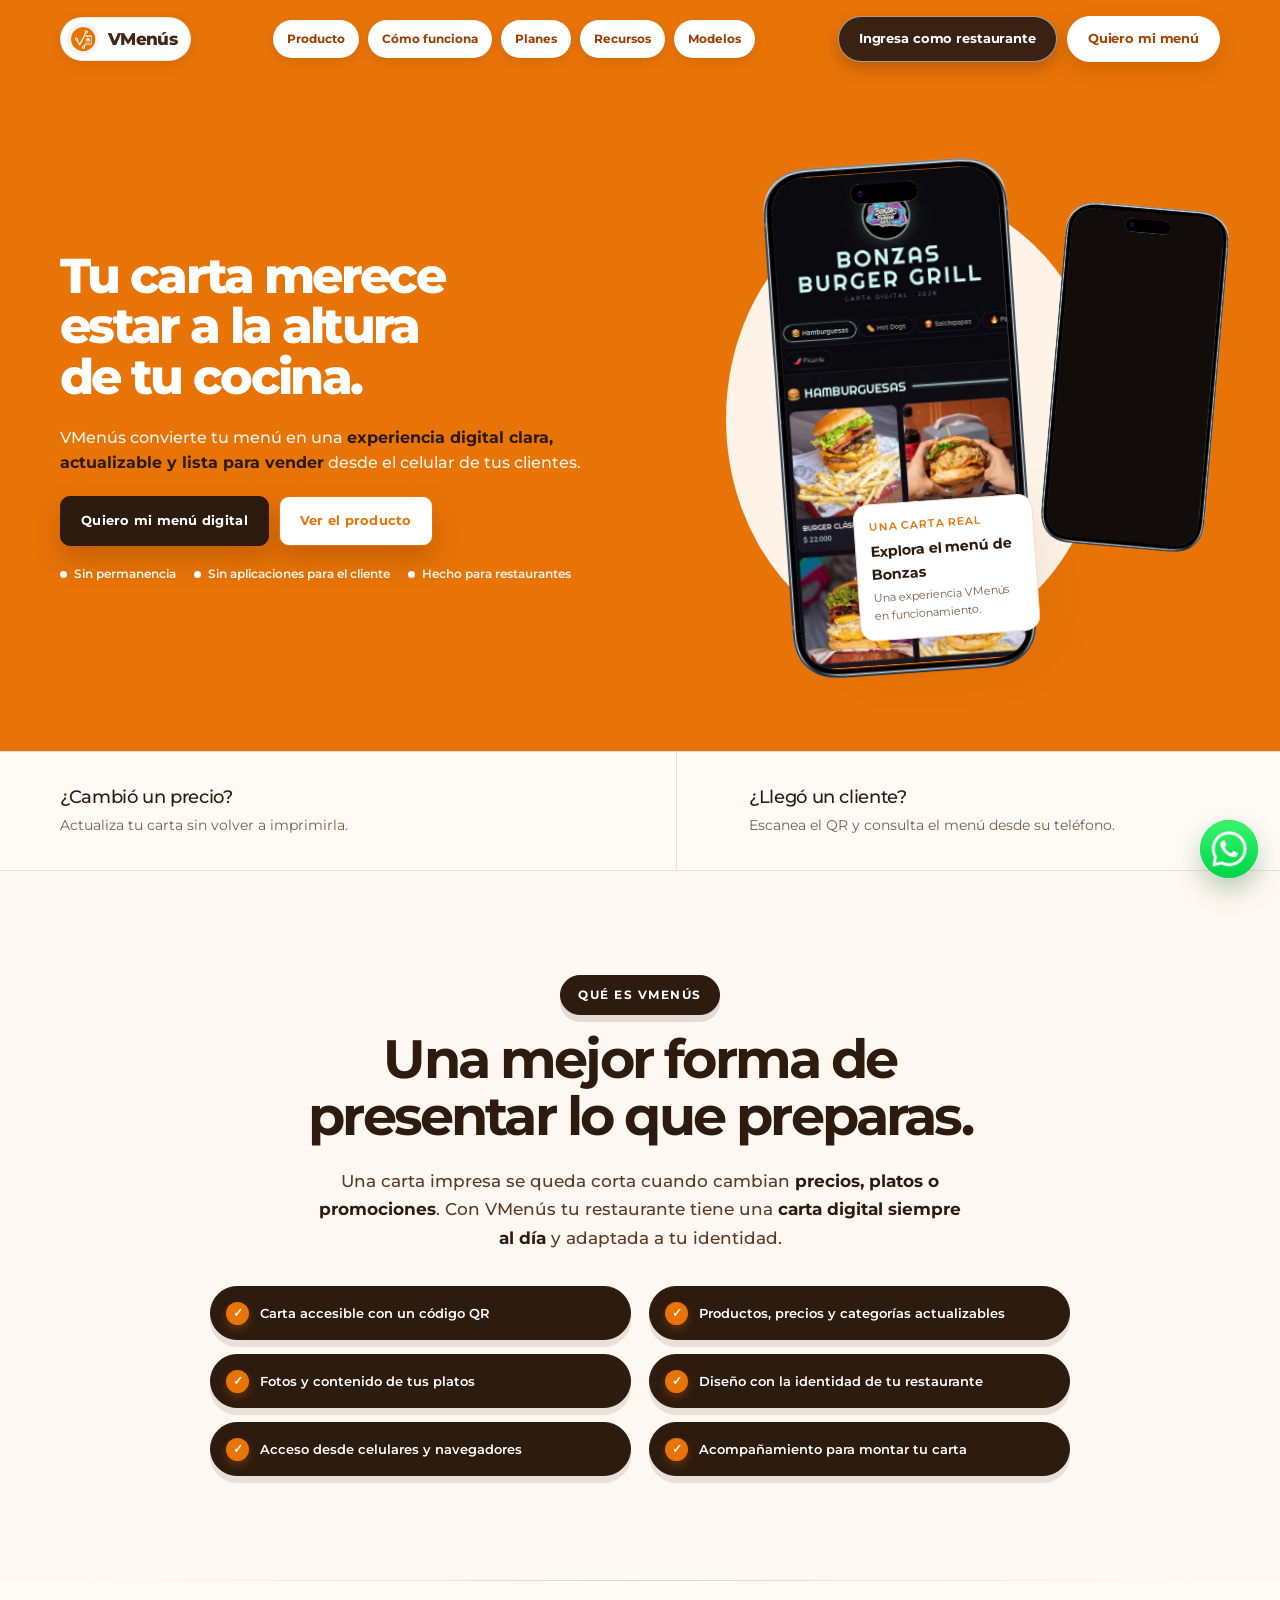
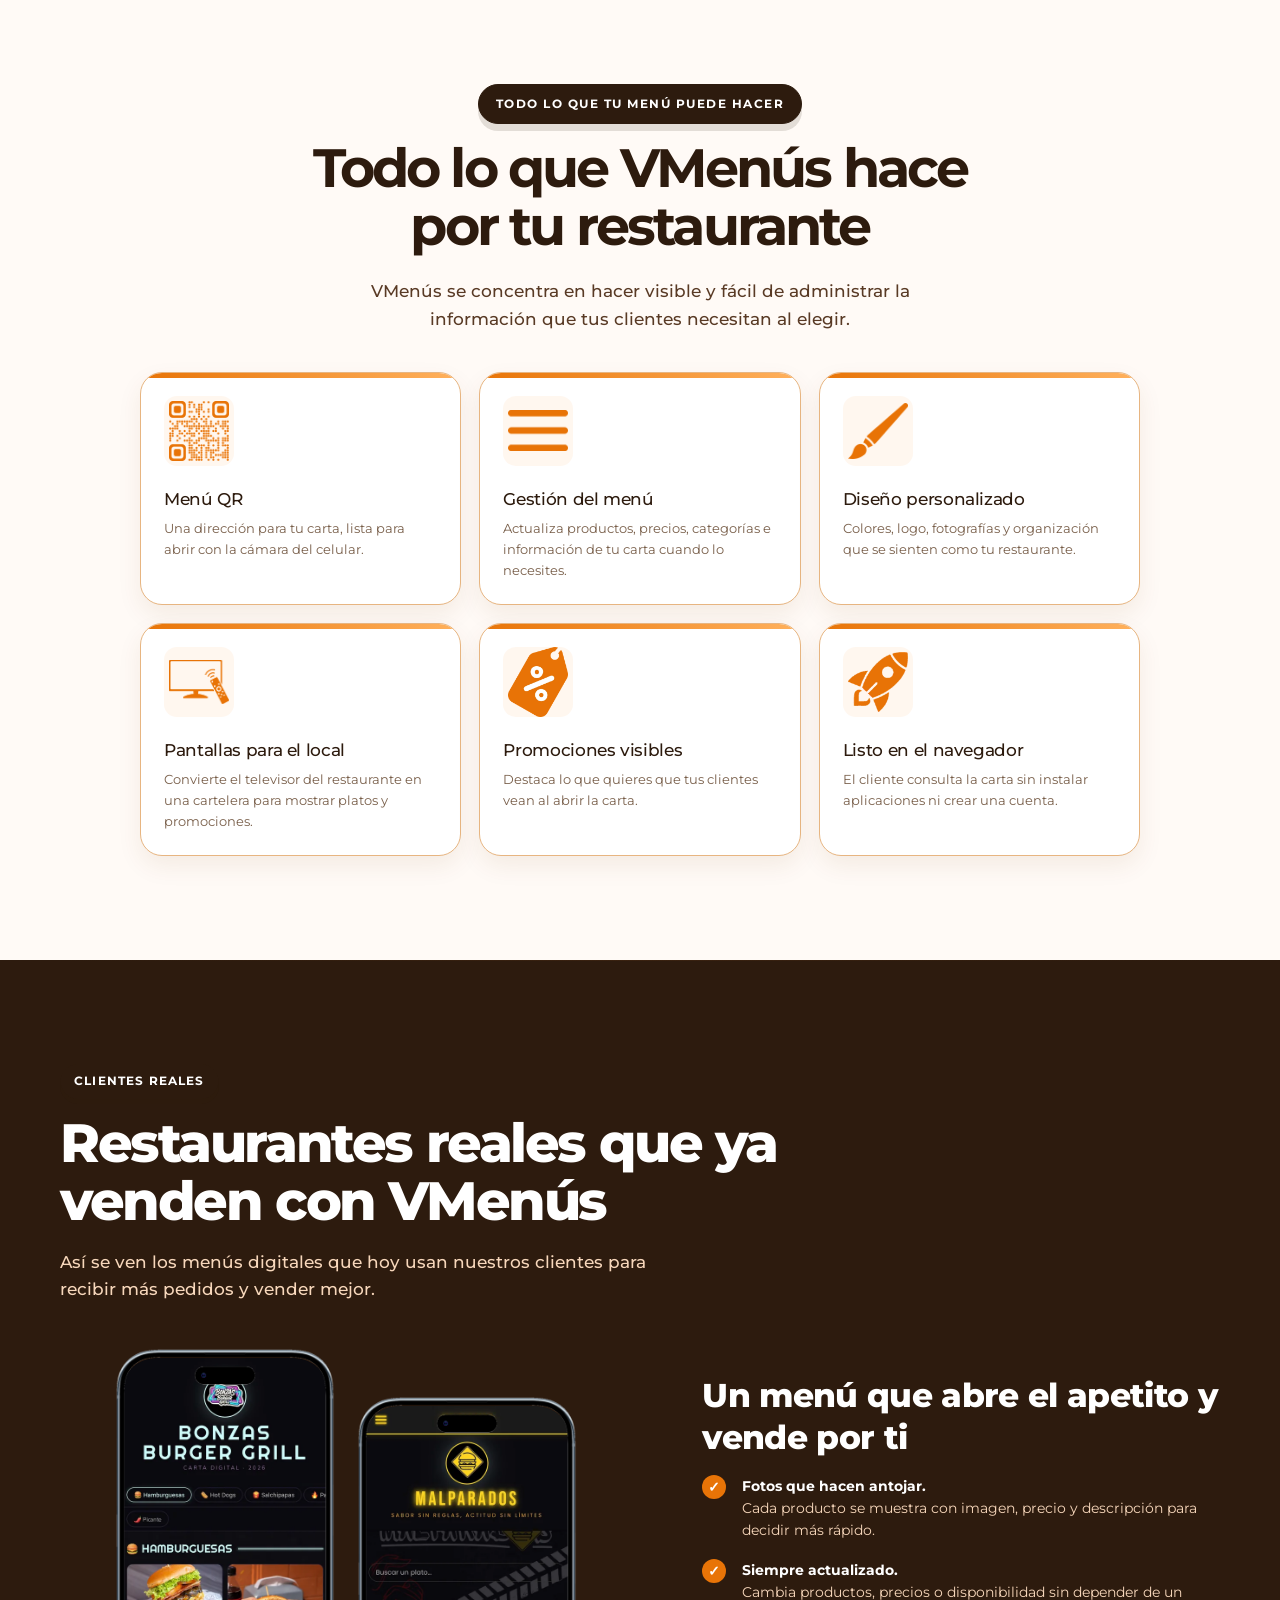
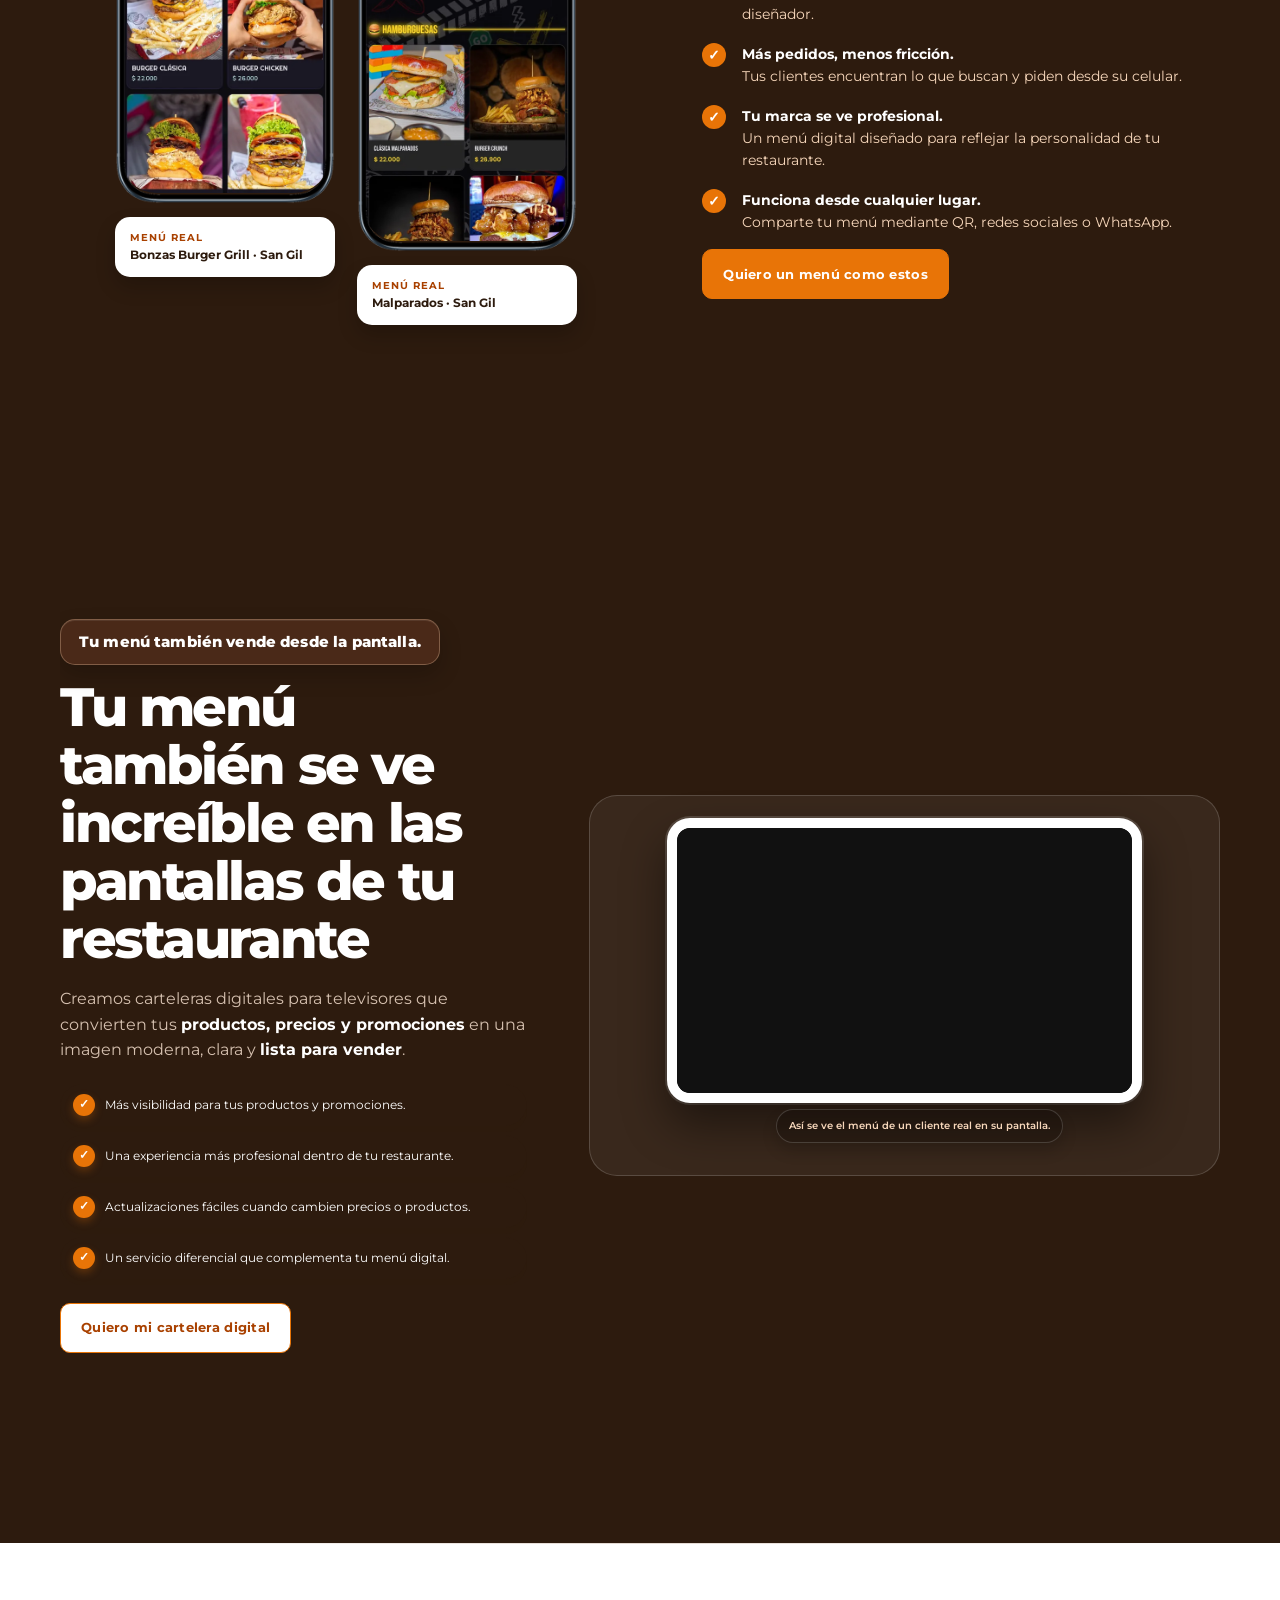
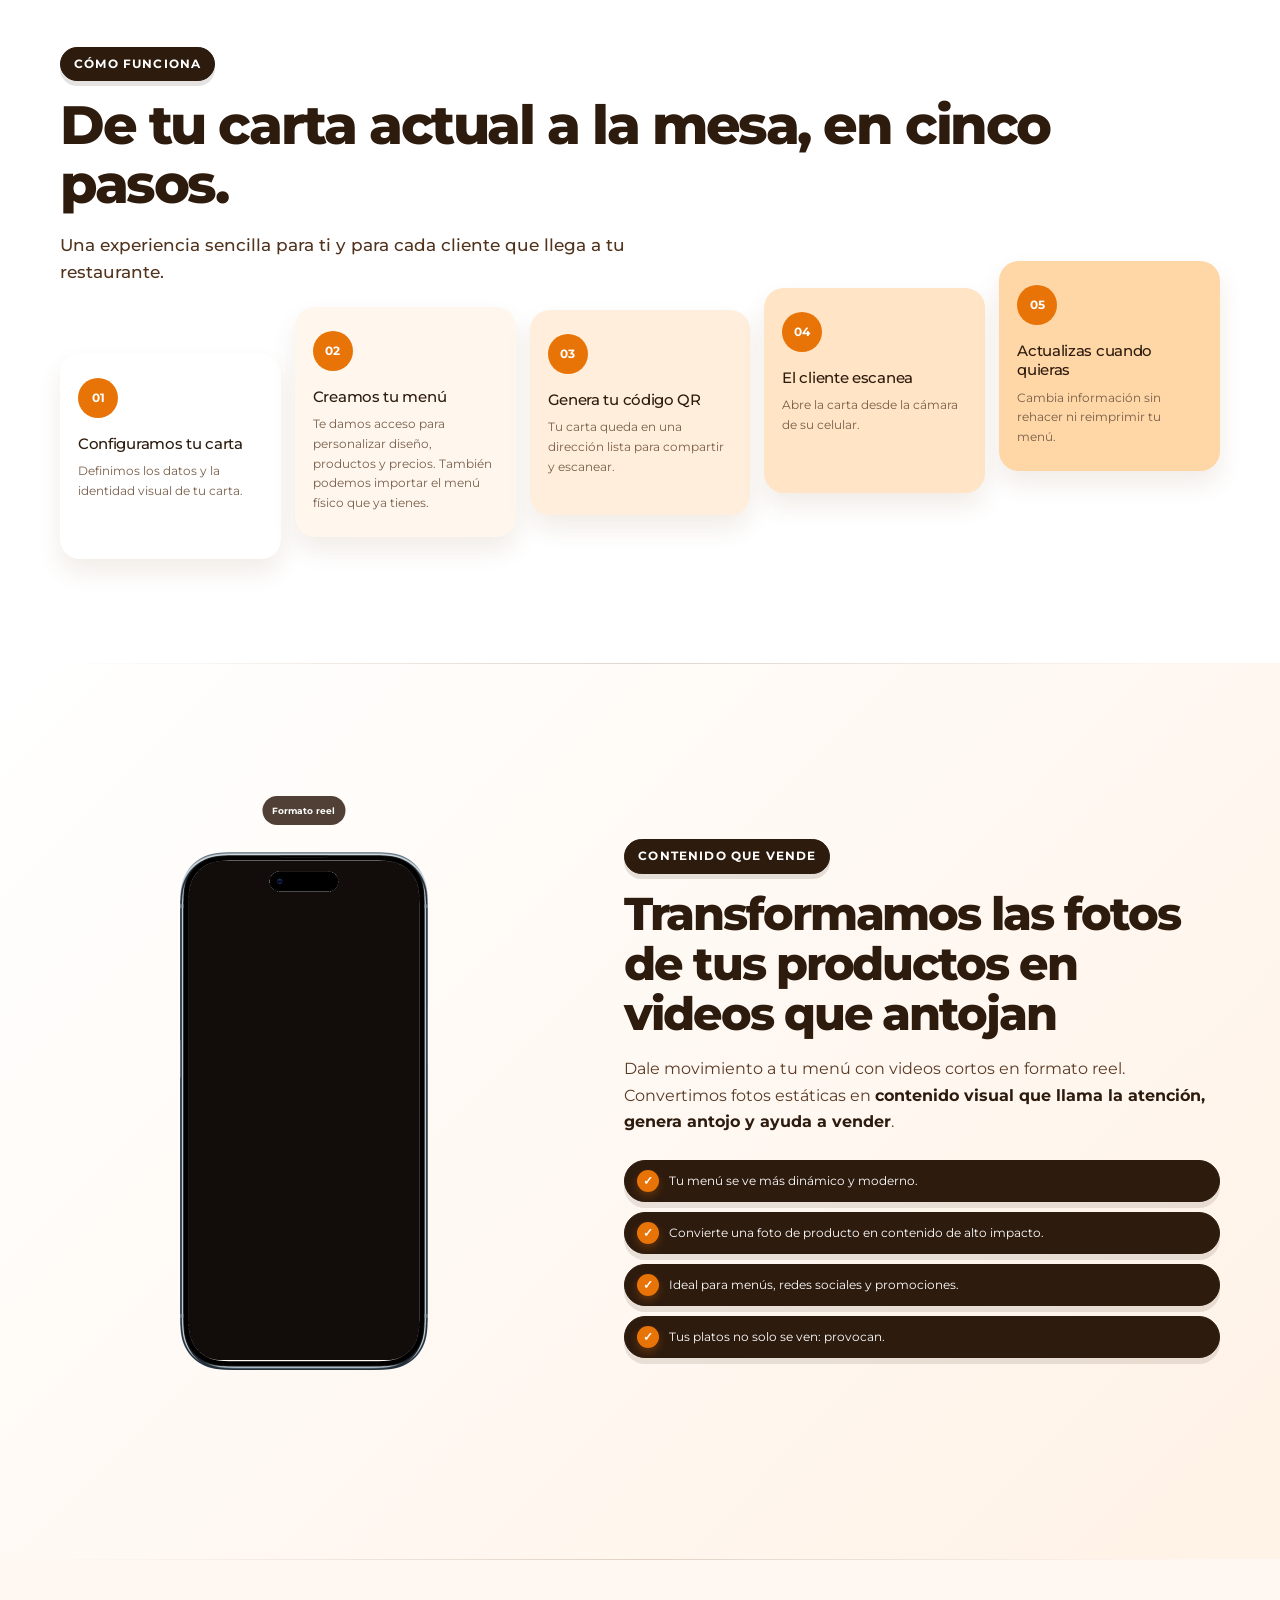
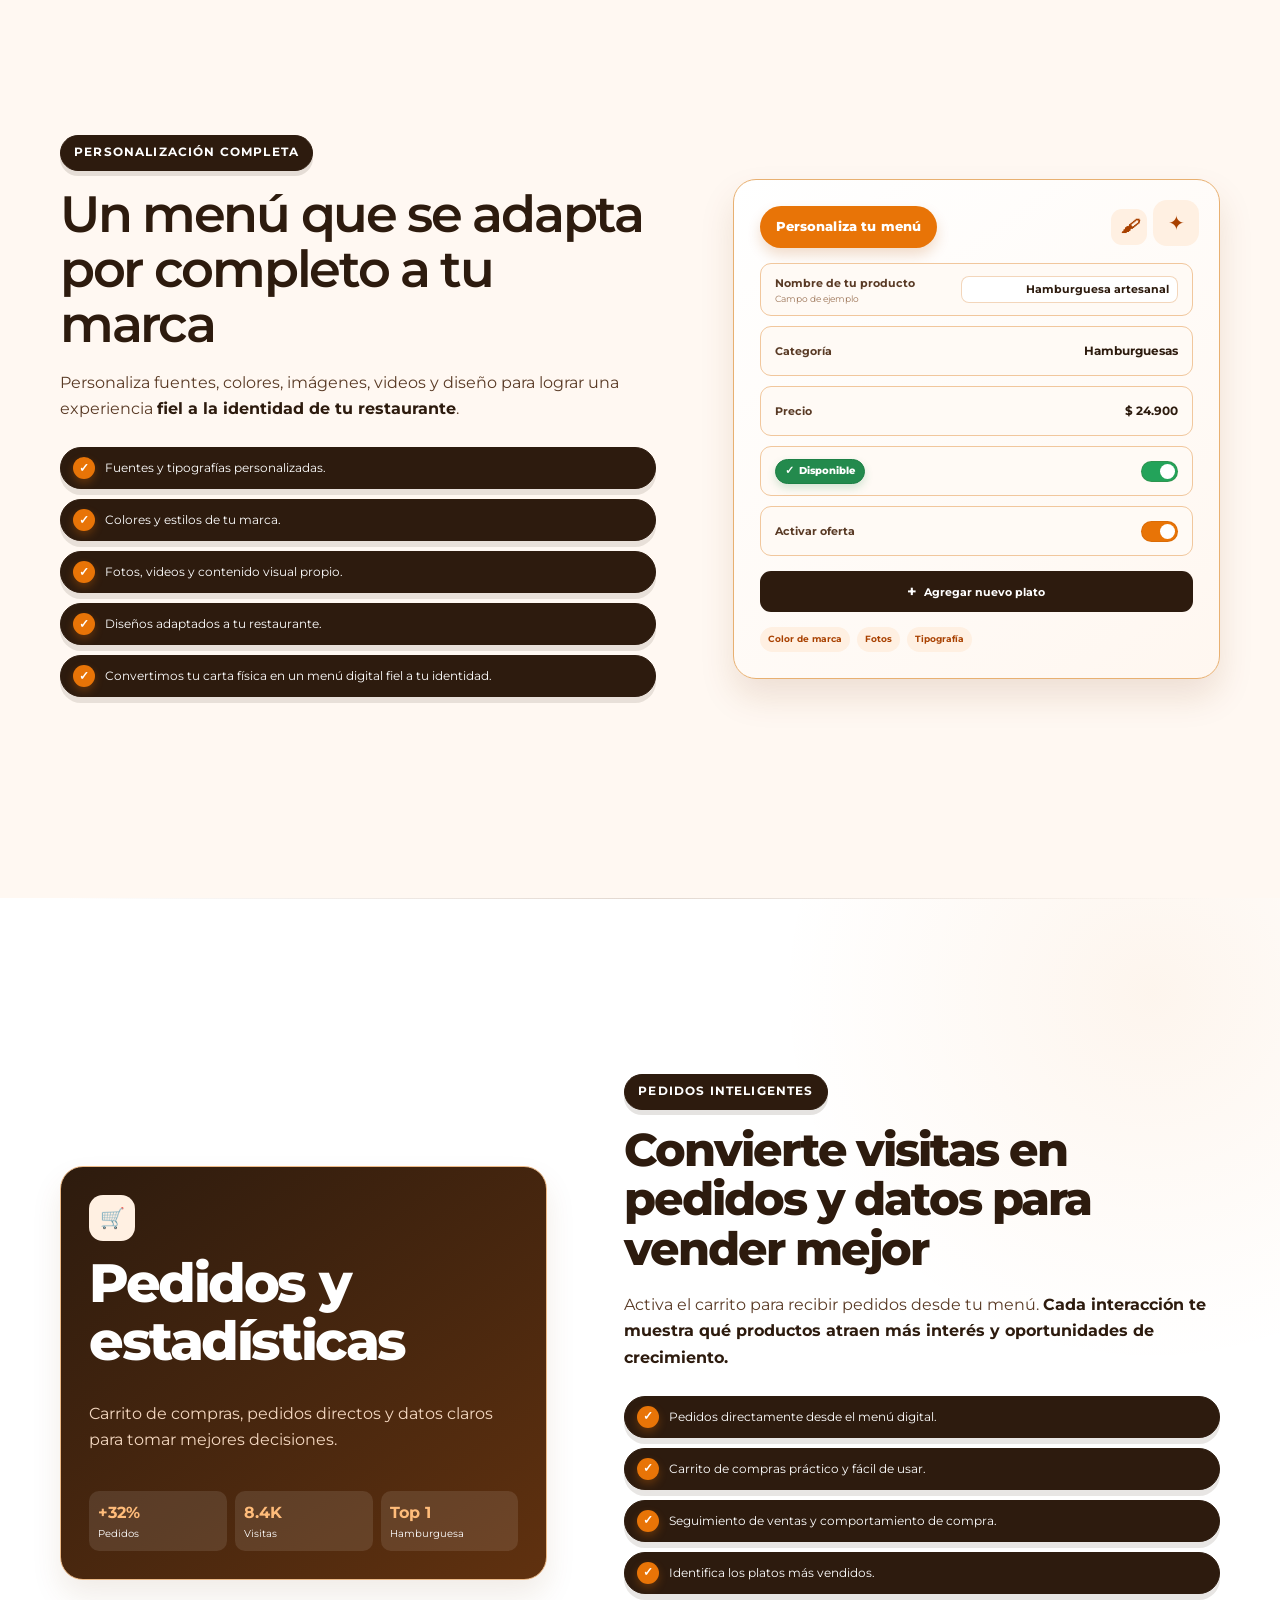
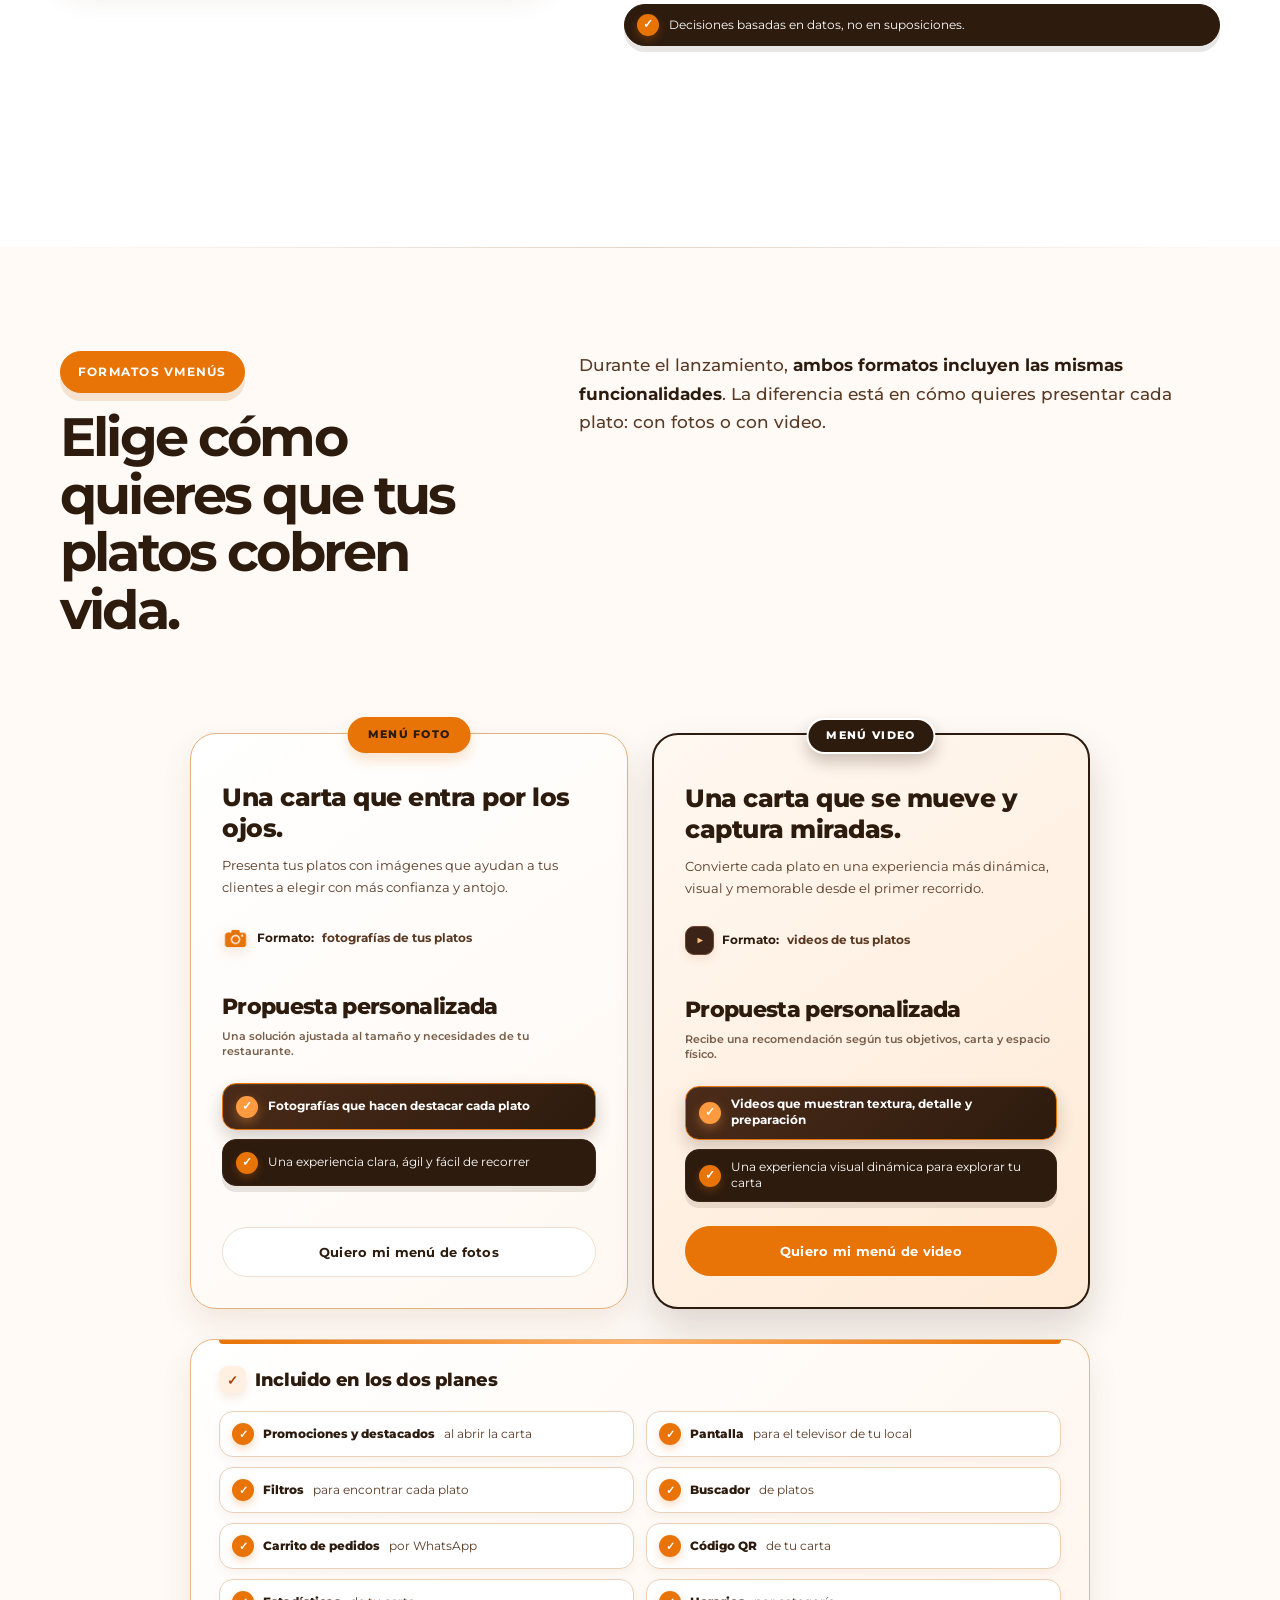
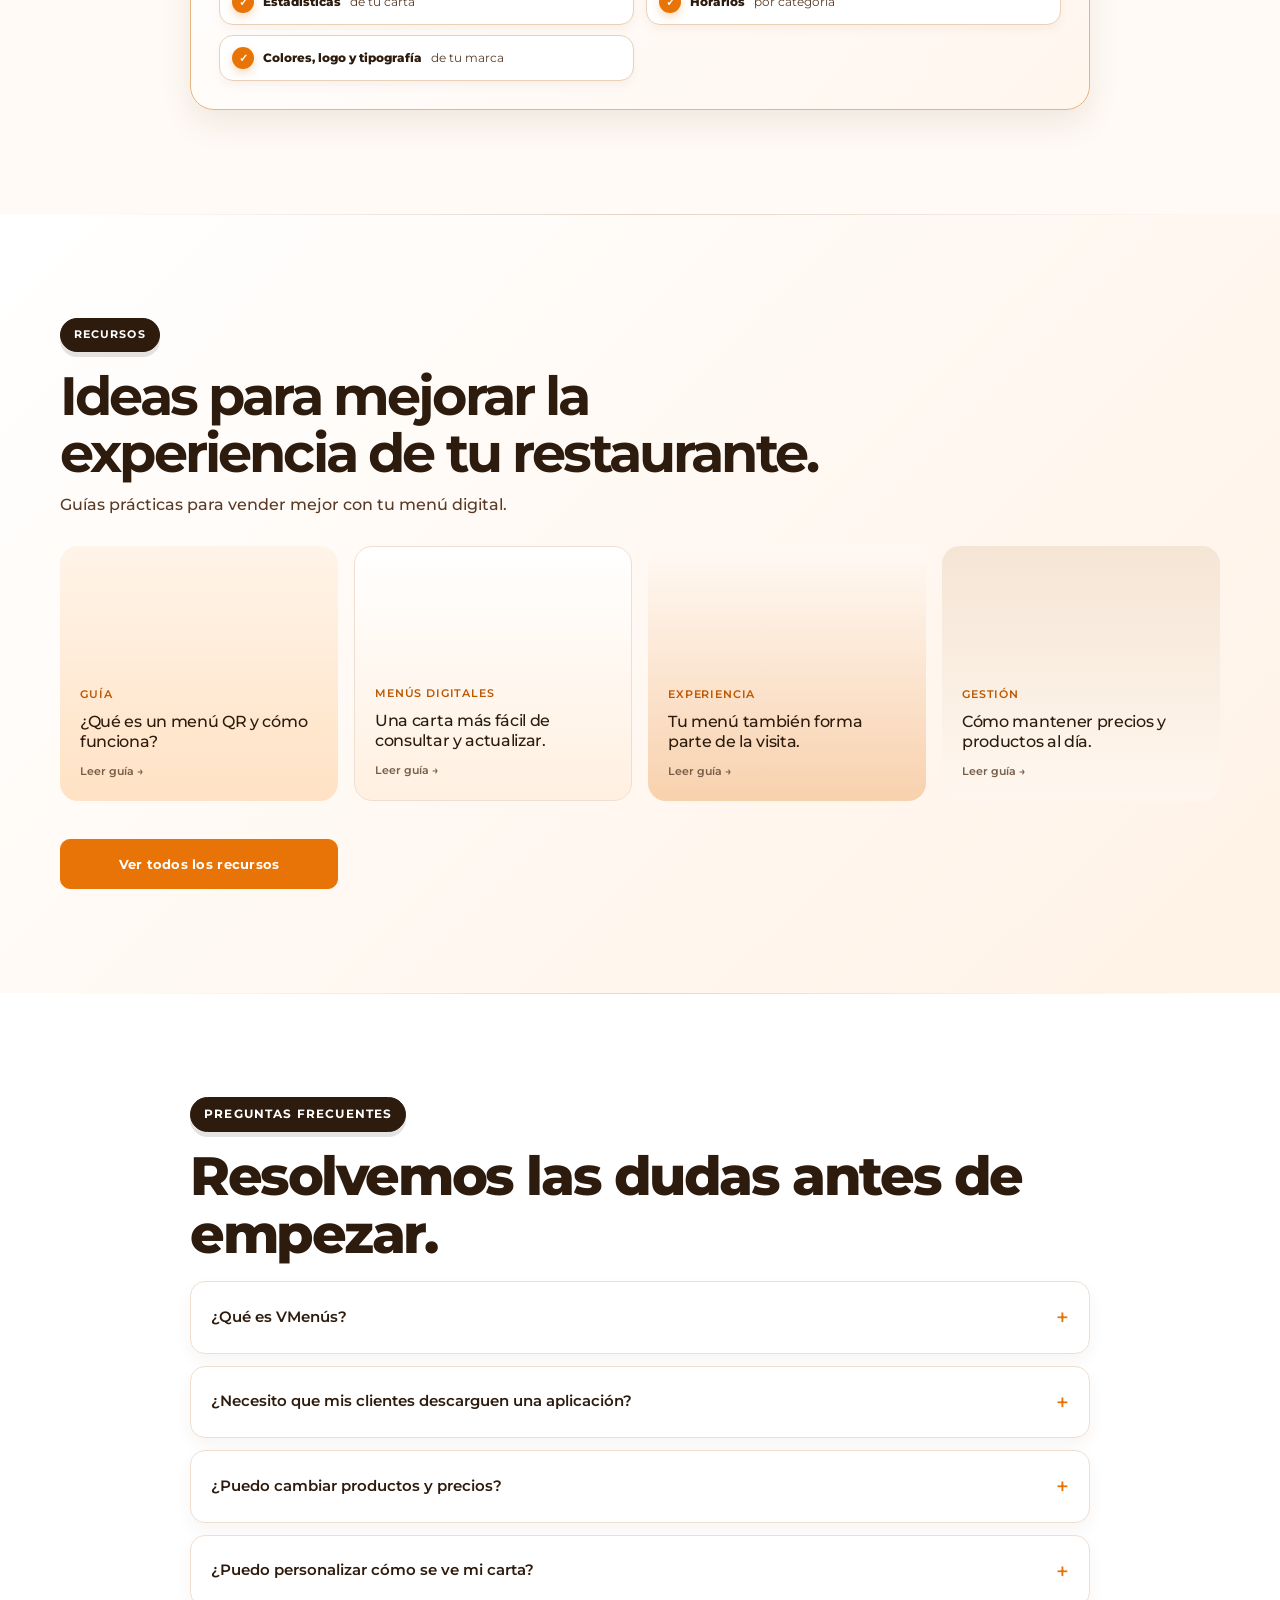
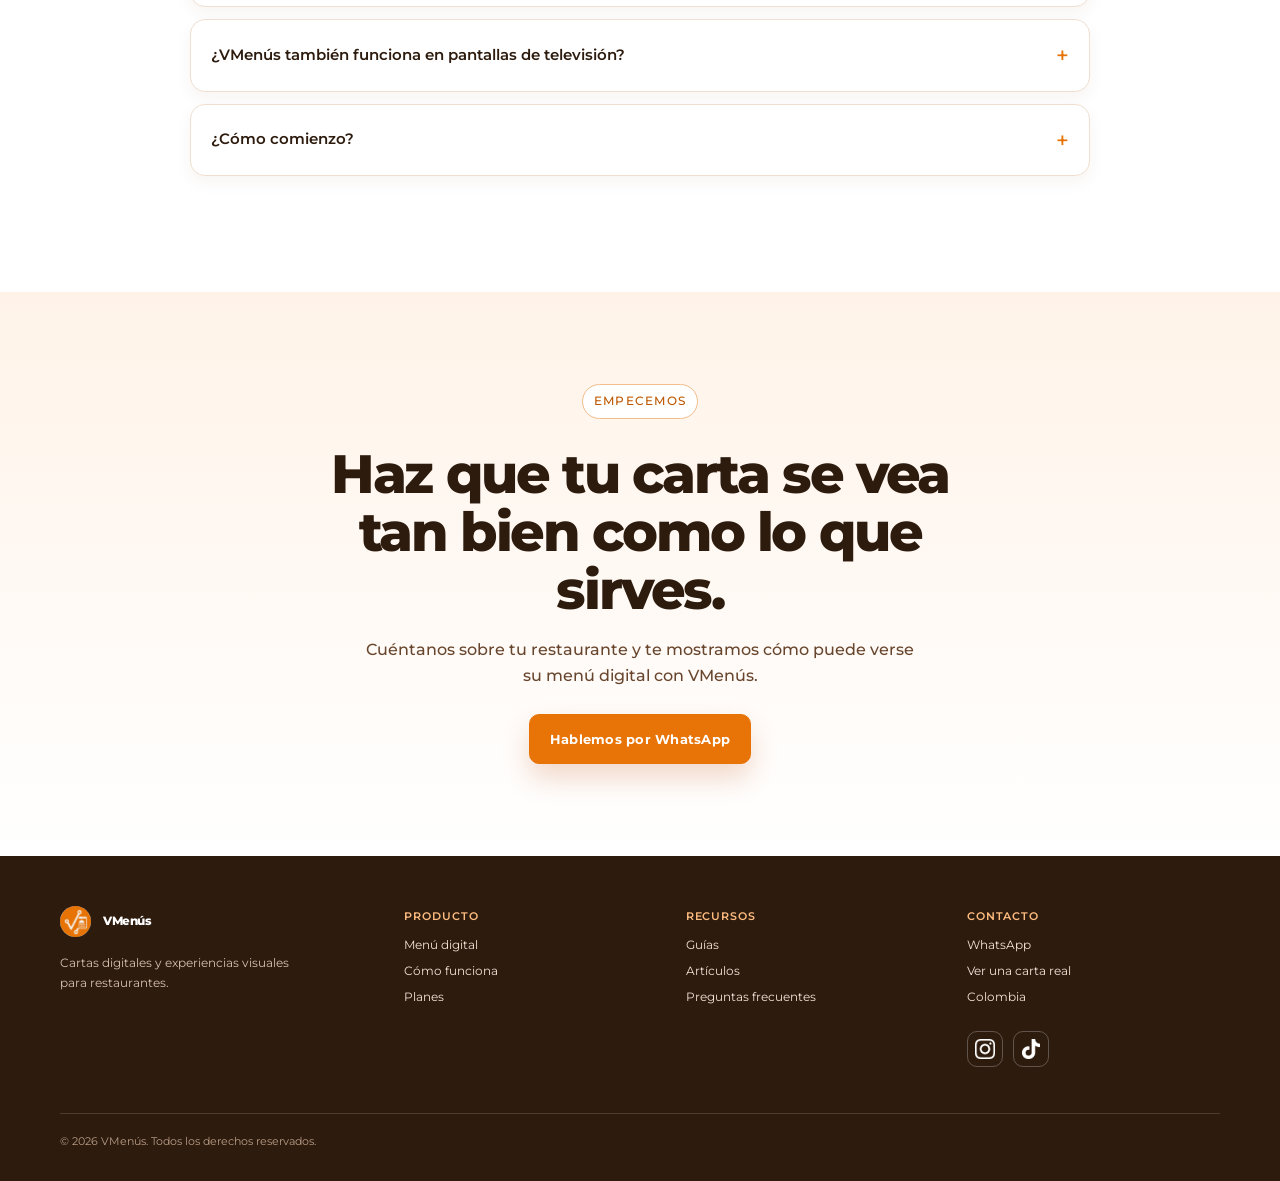
<file: index.html>
<!doctype html>
<html lang="es"><head>
<meta charset="utf-8"><meta name="viewport" content="width=device-width, initial-scale=1">
<title>VMenús</title>
<link rel="icon" type="image/png" href="imagenes/favicon-v1.png">
<meta name="description" content="VMenús convierte la carta de tu restaurante en una experiencia digital: QR, menú actualizado y pantallas para tu local.">
<meta property="og:type" content="website"><meta property="og:locale" content="es_CO"><meta property="og:site_name" content="VMenús"><meta property="og:url" content="https://vmenus.co/"><meta property="og:title" content="VMenús · Menús digitales para restaurantes"><meta property="og:description" content="Tu carta, siempre lista en el teléfono de tus clientes."><meta name="twitter:card" content="summary"><meta name="theme-color" content="#ffffff"><link rel="canonical" href="https://vmenus.co/"><link rel="preconnect" href="https://fonts.googleapis.com"><link rel="preconnect" href="https://fonts.gstatic.com" crossorigin><link rel="stylesheet" href="https://fonts.googleapis.com/css2?family=Montserrat:wght@400;500;600;700;800&display=swap">
<style>
:root{--orange:#e87407;--orange-dark:#bd5700;--orange-pale:#fff3e8;--ink:#2d1b0e;--muted:#785e49;--line:#f0dfd0;--paper:#fff;--shadow:0 18px 60px rgba(113,55,12,.12);--radius:22px}*{box-sizing:border-box}html{scroll-behavior:smooth}body{margin:0;background:var(--paper);color:var(--ink);font-family:Montserrat,sans-serif;font-size:16px;line-height:1.6}a{color:inherit}.contenedor{width:min(1160px,calc(100% - 40px));margin:auto}.seccion{padding:104px 0}.eyebrow{margin:0 0 13px;color:var(--orange);font-size:.73rem;font-weight:600;letter-spacing:.11em;text-transform:uppercase}h1,h2,h3,p{margin-top:0}h1{max-width:720px;margin-bottom:22px;font-size:clamp(2.65rem,5.3vw,5.35rem);font-weight:800;letter-spacing:-.055em;line-height:.99}h2{margin-bottom:18px;font-size:clamp(2rem,3.6vw,3.2rem);font-weight:500;letter-spacing:-.045em;line-height:1.08}h3{margin-bottom:8px;font-size:1.08rem;font-weight:500;letter-spacing:-.02em;line-height:1.28}p{color:var(--muted)}strong{color:var(--ink);font-weight:700}.texto-grande{max-width:610px;font-size:1.08rem}.botones{display:flex;flex-wrap:wrap;gap:12px}.boton{display:inline-flex;align-items:center;justify-content:center;min-height:50px;padding:12px 20px;border:1px solid var(--orange);border-radius:10px;background:var(--orange);color:white;font-size:.82rem;font-weight:700;letter-spacing:.02em;text-align:center;text-decoration:none;transition:transform .2s ease,box-shadow .2s ease,background .2s ease}.boton:hover{background:var(--orange-dark);box-shadow:0 10px 22px rgba(232,116,7,.22);transform:translateY(-2px)}.boton-secundario{background:#fff;color:var(--ink);border-color:var(--line)}.boton-secundario:hover{color:var(--orange-dark);background:var(--orange-pale);box-shadow:none}
.barra{position:sticky;z-index:10;top:0;border-bottom:1px solid rgba(240,223,208,.8);background:rgba(255,255,255,.92);backdrop-filter:blur(14px)}.nav{display:flex;min-height:72px;align-items:center;justify-content:space-between;gap:24px}.logo{display:inline-flex;align-items:center;gap:9px;font-size:1.05rem;font-weight:800;letter-spacing:-.04em;text-decoration:none}.logo img{width:33px;height:33px;border-radius:50%;object-fit:cover}.nav-enlaces{display:flex;align-items:center;gap:24px;color:var(--muted);font-size:.76rem;font-weight:600}.nav-enlaces a{text-decoration:none}.nav-enlaces a:hover{color:var(--orange-dark)}.nav .boton{min-height:40px;padding:8px 14px;font-size:.72rem}
.hero{overflow:hidden;padding:88px 0 72px;background:linear-gradient(180deg,#fff 0%,#fff9f4 100%)}.hero-grid{display:grid;grid-template-columns:1.02fr .98fr;align-items:center;gap:clamp(40px,7vw,96px)}.hero-copy .texto-grande{margin-bottom:29px}.pruebas{display:flex;flex-wrap:wrap;gap:18px;margin-top:27px;color:var(--muted);font-size:.72rem;font-weight:600}.pruebas span:before{display:inline-block;width:7px;height:7px;margin-right:7px;border-radius:50%;background:var(--orange);content:""}.escena-producto{position:relative;min-height:570px}.halo{position:absolute;inset:36px 0 36px 50px;border-radius:48% 52% 34% 40%;background:var(--orange-pale)}.tarjeta-flotante{position:absolute;z-index:2;right:-12px;bottom:72px;width:212px;padding:17px;border:1px solid var(--line);border-radius:15px;background:#fff;box-shadow:var(--shadow)}.tarjeta-flotante span{display:block;color:var(--orange);font-size:.68rem;font-weight:600;letter-spacing:.08em;text-transform:uppercase}.tarjeta-flotante strong{display:block;margin-top:4px;font-size:.9rem}.tarjeta-flotante p{margin:3px 0 0;font-size:.7rem}.telefono{position:absolute;z-index:1;top:0;left:50%;width:min(286px,70%);padding:9px;border:8px solid #2b1b10;border-radius:39px;background:#2b1b10;box-shadow:0 24px 55px rgba(73,35,8,.25);transform:translateX(-50%) rotate(5deg)}.telefono:before{position:absolute;z-index:2;top:8px;left:50%;width:86px;height:20px;border-radius:0 0 13px 13px;background:#2b1b10;content:"";transform:translateX(-50%)}.pantalla{overflow:hidden;min-height:516px;border-radius:27px;background:#fff}.menu-cabecera{min-height:176px;padding:31px 20px 17px;background:linear-gradient(135deg,#e87407,#ff9b41);color:#fff}.menu-cabecera small{display:block;margin-bottom:12px;font-size:.6rem;font-weight:600;letter-spacing:.1em;opacity:.85;text-transform:uppercase}.menu-cabecera h3{margin:0;font-size:1.45rem;font-weight:800;letter-spacing:-.05em}.menu-cabecera p{margin:5px 0 0;color:#fff;font-size:.65rem;opacity:.9}.menu-cuerpo{padding:17px 15px}.menu-cuerpo>span{color:var(--orange);font-size:.61rem;font-weight:700;letter-spacing:.08em;text-transform:uppercase}.plato{display:grid;grid-template-columns:48px 1fr auto;gap:9px;align-items:center;padding:11px 0;border-bottom:1px solid #f5e8dd}.plato-img{width:48px;height:48px;border-radius:11px;background:linear-gradient(135deg,#ffe0bf,#e87407)}.plato:nth-of-type(3) .plato-img{background:linear-gradient(135deg,#fff0d9,#b84d03)}.plato:nth-of-type(4) .plato-img{background:linear-gradient(135deg,#ffd3a7,#f18a26)}.plato b{display:block;font-size:.69rem;line-height:1.3}.plato small{display:block;color:var(--muted);font-size:.58rem}.plato em{color:var(--orange-dark);font-size:.62rem;font-style:normal;font-weight:700}
.franja{border-top:1px solid var(--line);border-bottom:1px solid var(--line);background:#fffaf6}.franja-grid{display:grid;grid-template-columns:1fr 1fr;gap:72px}.franja-grid>div{padding:34px 0}.franja-grid>div+div{border-left:1px solid var(--line);padding-left:72px}.franja h3{margin:0 0 5px;font-size:1.1rem}.franja p{margin:0;font-size:.86rem}.encabezado-seccion{display:grid;grid-template-columns:.7fr 1fr;gap:70px;margin-bottom:44px}.lista-check{display:grid;grid-template-columns:repeat(2,minmax(0,1fr));gap:12px 34px;margin:0;padding:0;list-style:none}.lista-check li{display:flex;gap:11px;align-items:flex-start;color:var(--muted);font-size:.88rem}.lista-check li:before{display:grid;flex:0 0 20px;width:20px;height:20px;place-items:center;border-radius:50%;background:var(--orange-pale);color:var(--orange-dark);content:"✓";font-size:.7rem;font-weight:700}.capacidades{display:grid;grid-template-columns:repeat(3,1fr);gap:18px}.capacidad{min-height:214px;padding:26px;border:1px solid var(--line);border-radius:var(--radius);background:#fff;transition:border-color .2s ease,transform .2s ease,box-shadow .2s ease}.capacidad:hover{border-color:#ebb275;box-shadow:var(--shadow);transform:translateY(-4px)}.icono{display:grid;width:44px;height:44px;place-items:center;margin-bottom:22px;border-radius:13px;background:var(--orange-pale);color:var(--orange-dark);font-size:1.1rem;font-weight:700}.capacidad p{margin:0;font-size:.82rem}
.pasos{display:grid;grid-template-columns:repeat(5,1fr);gap:0;margin-top:43px}.paso{position:relative;min-height:180px;padding:0 22px 0 0}.paso:not(:last-child):after{position:absolute;top:19px;right:10px;left:42px;height:1px;background:var(--line);content:""}.numero{position:relative;z-index:1;display:grid;width:40px;height:40px;place-items:center;margin-bottom:23px;border-radius:50%;background:var(--orange);color:#fff;font-size:.72rem;font-weight:700}.paso h3{font-size:.95rem}.paso p{max-width:180px;margin:0;font-size:.77rem}.proximamente{display:grid;grid-template-columns:.85fr 1.15fr;gap:62px;align-items:center;padding:56px;border-radius:28px;background:var(--ink)}.proximamente .eyebrow{color:#ffac62}.proximamente h2{color:#fff}.proximamente p{color:#d6c1b0}.etiqueta{display:inline-flex;width:fit-content;padding:6px 9px;border:1px solid rgba(255,255,255,.25);border-radius:999px;color:#ffbd80;font-size:.66rem;font-weight:600;letter-spacing:.08em;text-transform:uppercase}.proxima-ilustracion{display:grid;min-height:210px;place-items:center;border:1px solid rgba(255,255,255,.16);border-radius:18px;background:rgba(255,255,255,.05);color:#fff;text-align:center}.proxima-ilustracion b{display:block;font-size:1.15rem}.proxima-ilustracion span{display:block;margin-top:7px;color:#d6c1b0;font-size:.75rem;font-weight:500}
.planes{display:grid;grid-template-columns:repeat(2,1fr);gap:18px;max-width:860px;margin:0 auto}.plan{display:flex;min-height:382px;flex-direction:column;padding:28px;border:1px solid var(--line);border-radius:var(--radius);background:#fff}.plan.recomendado{border:2px solid var(--orange);box-shadow:var(--shadow)}.plan .etiqueta{margin-bottom:14px;border-color:var(--orange);color:var(--orange-dark)}.plan h3{margin-bottom:8px;font-size:1.3rem}.plan .precio{margin:18px 0 20px;color:var(--ink);font-size:1.75rem;font-weight:700;letter-spacing:-.05em}.plan .precio small{display:block;margin-top:3px;color:var(--muted);font-size:.66rem;font-weight:600;letter-spacing:0}.plan ul{display:grid;gap:9px;margin:0 0 25px;padding:0;list-style:none}.plan li{color:var(--muted);font-size:.76rem}.plan li:before{margin-right:8px;color:var(--orange);content:"•"}.plan .boton{margin-top:auto}.nota-placeholder{margin:19px 0 0;color:var(--muted);font-size:.74rem;text-align:center}.recursos{display:grid;grid-template-columns:repeat(4,1fr);gap:16px}.recurso{display:flex;min-height:255px;flex-direction:column;justify-content:flex-end;padding:20px;border-radius:18px;background:linear-gradient(180deg,#fff4e9 0%,#ffe2c4 100%);text-decoration:none;transition:transform .2s ease}.recurso:nth-child(2){background:linear-gradient(180deg,#fff 0%,#fff0e1 100%);border:1px solid var(--line)}.recurso:nth-child(3){background:linear-gradient(180deg,#fff9f4 0%,#f8d1ad 100%)}.recurso:nth-child(4){background:linear-gradient(180deg,#f5e5d5 0%,#fff7ef 100%)}.recurso:hover{transform:translateY(-4px)}.recurso span{margin-bottom:8px;color:var(--orange-dark);font-size:.66rem;font-weight:600;letter-spacing:.08em;text-transform:uppercase}.recurso h3{margin:0;font-size:.97rem}.recurso small{margin-top:12px;color:var(--muted);font-size:.7rem;font-weight:600}.faq{max-width:820px}details{border-top:1px solid var(--line)}details:last-child{border-bottom:1px solid var(--line)}summary{display:flex;cursor:pointer;align-items:center;justify-content:space-between;gap:20px;padding:20px 0;color:var(--ink);font-size:.92rem;font-weight:600;list-style:none}summary::-webkit-details-marker{display:none}summary:after{color:var(--orange);content:"+";font-size:1.35rem;font-weight:500}details[open] summary:after{content:"−"}details p{max-width:690px;padding:0 34px 20px 0;font-size:.84rem}.cierre{padding:92px 0;text-align:center;background:var(--orange-pale)}.cierre h2,.cierre p{margin-right:auto;margin-left:auto}.cierre h2{max-width:660px}.cierre p{max-width:560px;margin-bottom:26px}.cierre .botones{justify-content:center}footer{padding:48px 0 30px;background:var(--ink);color:#fff}.pie{display:grid;grid-template-columns:1.25fr repeat(3,1fr);gap:28px}.pie .logo{color:#fff}.pie p{max-width:250px;margin:13px 0 0;color:#d6c1b0;font-size:.75rem}.pie h3{margin:5px 0 11px;color:#ffbd80;font-size:.7rem;font-weight:600;letter-spacing:.08em;text-transform:uppercase}.pie a{display:block;margin:7px 0;color:#f3e4d7;font-size:.75rem;text-decoration:none}.pie a:hover{color:#ffbd80}.copyright{margin:39px 0 0;padding-top:19px;border-top:1px solid rgba(255,255,255,.15);color:#b99d86;font-size:.68rem}
@media(max-width:900px){.nav-enlaces{display:none}.hero-grid,.encabezado-seccion,.proximamente{grid-template-columns:1fr}.escena-producto{min-height:510px;max-width:480px;margin:auto;width:100%}.capacidades{grid-template-columns:repeat(2,1fr)}.pasos{grid-template-columns:repeat(3,1fr);row-gap:30px}.paso:nth-child(3):after{display:none}.recursos{grid-template-columns:repeat(2,1fr)}.pie{grid-template-columns:1.2fr 1fr 1fr}.pie>:first-child{grid-column:1/-1}}@media(max-width:620px){.contenedor{width:min(100% - 32px,1160px)}.seccion{padding:70px 0}.hero{padding:54px 0 55px}h1{font-size:clamp(2.55rem,14vw,4rem)}.boton{width:100%}.pruebas{display:grid;gap:9px}.escena-producto{min-height:470px}.telefono{width:245px}.pantalla{min-height:438px}.menu-cabecera{min-height:150px}.tarjeta-flotante{right:0;bottom:25px;width:175px}.franja-grid{grid-template-columns:1fr;gap:0}.franja-grid>div,.franja-grid>div+div{padding:25px 0;border:0;border-top:1px solid var(--line)}.franja-grid>div:first-child{border-top:0}.encabezado-seccion{gap:10px;margin-bottom:30px}.lista-check,.capacidades,.planes,.recursos{grid-template-columns:1fr}.pasos{grid-template-columns:1fr;gap:7px}.paso{min-height:0;padding:0 0 20px 58px}.paso:not(:last-child):after{top:40px;right:auto;bottom:-1px;left:19px;width:1px;height:auto}.numero{position:absolute;top:0;left:0}.paso p{max-width:none}.proximamente{gap:30px;padding:31px 24px}.pie{grid-template-columns:1fr 1fr}}@media(prefers-reduced-motion:reduce){html{scroll-behavior:auto}*,*:before,*:after{transition:none!important}}
/* Refinamientos de navegación, accesibilidad y demo real de Bonzas. */
.nav-enlaces a{position:relative;padding:8px 0;transition:color .22s ease,transform .22s ease}.nav-enlaces a:after{position:absolute;right:0;bottom:1px;left:0;height:2px;border-radius:99px;background:var(--orange);content:"";transform:scaleX(0);transform-origin:right;transition:transform .22s ease}.nav-enlaces a:hover,.nav-enlaces a:focus-visible{color:var(--orange-dark);outline:0;transform:translateY(-1px)}.nav-enlaces a:hover:after,.nav-enlaces a:focus-visible:after{transform:scaleX(1);transform-origin:left}.menu-toggle{display:none;width:42px;height:42px;border:1px solid var(--line);border-radius:10px;background:#fff;color:var(--ink);font:inherit;font-size:1.15rem}.menu-toggle:focus-visible,.capacidad:focus-visible,.whatsapp-flotante:focus-visible{outline:3px solid rgba(232,116,7,.35);outline-offset:3px}.demo-real{position:relative;overflow:hidden;height:516px;border-radius:27px;background:#121218}.demo-real iframe{position:relative;z-index:2;width:100%;height:100%;border:0;background:#121218;scrollbar-width:none}.demo-real iframe::-webkit-scrollbar{display:none}.demo-respaldo{position:absolute;inset:0;overflow:hidden;background:#121218}.demo-respaldo img{display:block;width:100%;height:auto;animation:recorrer-menu 24s ease-in-out infinite alternate;will-change:transform}.demo-real.cargado .demo-respaldo{display:none}@keyframes recorrer-menu{from{transform:translateY(0)}to{transform:translateY(calc(-100% + 516px))}}.telefono:hover .demo-respaldo img,.telefono:focus-within .demo-respaldo img{animation-play-state:paused}.whatsapp-flotante{position:fixed;z-index:20;right:22px;bottom:22px;display:grid;width:58px;height:58px;place-items:center;border:0;border-radius:50%;background:#25d366;color:#fff;box-shadow:0 12px 26px rgba(18,109,51,.3);text-decoration:none;transition:transform .2s ease,box-shadow .2s ease;animation:entrada-whatsapp .45s ease-out both}.whatsapp-flotante:hover{box-shadow:0 15px 30px rgba(18,109,51,.4);transform:translateY(-3px) scale(1.04)}.whatsapp-flotante svg{width:28px;height:28px;fill:currentColor}@keyframes entrada-whatsapp{from{opacity:0;transform:translateY(14px)}to{opacity:1;transform:translateY(0)}}.seccion{position:relative}.seccion:nth-of-type(even){background-image:radial-gradient(circle at 90% 10%,rgba(232,116,7,.07),transparent 26%)}.revelar{opacity:0;transform:translateY(16px);transition:opacity .5s ease,transform .5s ease}.revelar.visible{opacity:1;transform:none}@media(max-width:900px){.menu-toggle{display:grid;place-items:center}.nav .boton{display:none}.nav-enlaces{position:absolute;top:72px;right:16px;left:16px;display:none;flex-direction:column;align-items:stretch;gap:0;padding:10px 18px;border:1px solid var(--line);border-radius:16px;background:#fff;box-shadow:var(--shadow)}.nav-enlaces.abierto{display:flex}.nav-enlaces a{padding:12px 0}.nav-enlaces a:after{bottom:6px}.demo-real{height:438px}@keyframes recorrer-menu{from{transform:translateY(0)}to{transform:translateY(calc(-100% + 438px))}}}.capacidad{outline:none}.capacidad:focus-visible{border-color:var(--orange);box-shadow:var(--shadow)}.capacidad:hover .icono,.capacidad:focus-visible .icono{transform:scale(1.08) rotate(-3deg)}.icono{transition:transform .2s ease,background .2s ease}@media(prefers-reduced-motion:reduce){.demo-respaldo img,.whatsapp-flotante{animation:none}.revelar{opacity:1;transform:none}.nav-enlaces a,.boton,.capacidad,.icono,.whatsapp-flotante{transition:none!important}}
/* Segunda mejora visual: contraste, secciones y prueba social. */
.barra{border-bottom-color:rgba(255,255,255,.22);background:rgba(45,27,14,.92);box-shadow:0 6px 24px rgba(45,27,14,.12)}.barra .logo,.barra .nav-enlaces{color:#fff}.nav{min-height:78px}.nav-enlaces{gap:10px}.nav-enlaces a{padding:9px 13px;border-radius:999px;font-weight:600}.nav-enlaces a:hover,.nav-enlaces a:focus-visible{background:rgba(255,255,255,.12);color:#fff;transform:translateY(-2px) scale(1.025)}.nav-enlaces a:after{bottom:3px;background:#ffbf7e}.menu-toggle{color:#fff;background:rgba(255,255,255,.1);border-color:rgba(255,255,255,.25)}.hero{position:relative;padding:104px 0 132px;background:radial-gradient(circle at 76% 24%,#ffb05f 0 3%,transparent 26%),linear-gradient(136deg,#b84600 0%,#e87407 46%,#ff9637 72%,#fff4ea 100%)}.hero:after{position:absolute;right:-5%;bottom:-80px;left:-5%;height:160px;border-radius:50% 50% 0 0;background:#fff;content:""}.hero-copy{position:relative;z-index:1}.hero .eyebrow,.hero h1{color:#fff}.hero .texto-grande,.hero .pruebas{color:#fff7ef}.hero .pruebas span:before{background:#fff}.hero .boton{box-shadow:0 14px 28px rgba(101,38,0,.26)}.hero .boton:not(.boton-secundario){background:#2d1b0e;border-color:#2d1b0e}.hero .boton-secundario{border-color:#fff;background:rgba(255,255,255,.13);color:#fff}.hero .boton-secundario:hover{background:#fff;color:var(--orange-dark)}h2{font-weight:800;font-size:clamp(2.25rem,4.2vw,3.65rem)}.eyebrow{font-weight:700;color:var(--orange-dark)}.texto-grande{color:#51331e;font-weight:500}.seccion:nth-of-type(3n){background:#fff8f2}.seccion:nth-of-type(4n){background:linear-gradient(135deg,#fff 0%,#fff2e6 100%)}.capacidades{gap:22px}.capacidad{position:relative;overflow:hidden;border:1px solid #e7b581;box-shadow:0 10px 25px rgba(120,64,19,.08)}.capacidad:before{position:absolute;top:0;right:0;left:0;height:5px;background:linear-gradient(90deg,#e87407,#ffb15d);content:""}.capacidad:hover,.capacidad:focus-visible{transform:translateY(-9px) scale(1.015);box-shadow:0 24px 44px rgba(130,67,14,.18)}.icono{width:66px;height:66px;background:#fff3e8;background-position:center;background-repeat:no-repeat;background-size:58px;font-size:0}.capacidad:nth-child(1) .icono{background-image:url('imagenes/icono-1-v1.webp')}.capacidad:nth-child(2) .icono{background-image:url('imagenes/icono-4-v1.webp')}.capacidad:nth-child(3) .icono{background-image:url('imagenes/icono-3-v1.webp')}.capacidad:nth-child(4) .icono{background-image:url('imagenes/icono-2-v1.webp')}.capacidad:nth-child(5) .icono{background-image:url('imagenes/icono-0-v1.webp')}.capacidad:nth-child(6) .icono{background-image:url('imagenes/icono-5-v1.webp')}.pasos{align-items:end;gap:14px}.paso{min-height:205px;padding:23px 17px;border-radius:20px;background:#fff;box-shadow:0 13px 25px rgba(120,64,19,.1);transition:transform .35s ease,box-shadow .35s ease}.paso:after{display:none}.paso:nth-child(2){transform:translateY(-22px);background:#fff7ee}.paso:nth-child(3){transform:translateY(-44px);background:#ffeedb}.paso:nth-child(4){transform:translateY(-66px);background:#ffe4c5}.paso:nth-child(5){transform:translateY(-88px);background:#ffd6a5}.paso:hover{box-shadow:0 24px 36px rgba(120,64,19,.18)}.paso .numero{margin-bottom:16px}.faq{max-width:900px}.faq details{margin:12px 0;border:1px solid var(--line);border-radius:15px;background:#fff;box-shadow:0 7px 16px rgba(120,64,19,.05);transition:background .25s,border-color .25s,box-shadow .25s}.faq details[open]{border-color:#eb9d54;background:#fff7ef;box-shadow:0 14px 28px rgba(120,64,19,.12)}.faq summary{padding:18px 20px}.faq details p{padding:0 20px 20px}.faq summary:after{transition:transform .25s}.faq details[open] summary:after{transform:rotate(180deg)}.cierre{background:radial-gradient(circle at 50% 0,#ffcd9b,transparent 48%),linear-gradient(135deg,#6c2600,#e87407);color:#fff}.cierre h2{color:#fff}.cierre p{color:#fff7ef;font-weight:500}.cierre .boton{border-color:#fff;background:#fff;color:#a23f00;box-shadow:0 16px 30px rgba(60,20,0,.25)}.cierre .boton:hover{background:#2d1b0e;color:#fff;transform:translateY(-4px) scale(1.03)}.whatsapp-flotante{padding:5px;background:#fff;border:2px solid #25d366}.whatsapp-flotante img{width:100%;height:100%;border-radius:50%;object-fit:cover}.clientes{overflow:hidden;background:#2d1b0e!important;color:#fff}.clientes .eyebrow{color:#ffb36d}.clientes h2{color:#fff;max-width:760px}.clientes .texto-grande{color:#f7d7bb}.clientes-grid{display:grid;grid-template-columns:1.05fr .95fr;gap:70px;align-items:center;margin-top:45px}.clientes-telefonos{display:flex;justify-content:center;gap:22px}.telefono-cliente{position:relative;overflow:hidden;width:220px;height:440px;padding:8px;border:7px solid #15100d;border-radius:34px;background:#15100d;box-shadow:0 24px 52px rgba(0,0,0,.36)}.telefono-cliente:nth-child(2){margin-top:48px}.telefono-cliente:before{position:absolute;z-index:2;top:7px;left:50%;width:72px;height:16px;border-radius:0 0 12px 12px;background:#15100d;content:"";transform:translateX(-50%)}.telefono-cliente figure{height:100%;margin:0;overflow:hidden;border-radius:23px}.telefono-cliente img{display:block;width:100%;height:auto;animation:recorrer-cliente 26s ease-in-out infinite alternate}.telefono-cliente:nth-child(2) img{animation-duration:22s;animation-delay:-8s}.telefono-cliente:hover img{animation-play-state:paused}@keyframes recorrer-cliente{from{transform:translateY(0)}to{transform:translateY(calc(-100% + 424px))}}.beneficios-clientes h3{font-size:clamp(1.45rem,2.6vw,2.4rem);font-weight:800}.beneficios-clientes ul{display:grid;gap:18px;padding:0;list-style:none}.beneficios-clientes li{display:grid;grid-template-columns:28px 1fr;gap:12px;color:#f7d7bb;font-size:.86rem}.beneficios-clientes li:before{display:grid;width:24px;height:24px;place-items:center;border-radius:50%;background:#e87407;color:#fff;content:'✓';font-weight:800}.beneficios-clientes strong{display:block;color:#fff}.sociales{display:flex;gap:10px;margin-top:18px}.sociales a{display:inline-flex;padding:8px 11px;border:1px solid rgba(255,255,255,.25);border-radius:999px;color:#fff;font-size:.7rem;font-weight:700;text-decoration:none}.sociales a:hover,.sociales a:focus-visible{border-color:#ffb36d;background:rgba(255,255,255,.1);outline:0}@media(max-width:900px){.clientes-grid{grid-template-columns:1fr;gap:34px}.telefono-cliente{width:190px;height:380px}.telefono-cliente:nth-child(2){margin-top:30px}@keyframes recorrer-cliente{from{transform:translateY(0)}to{transform:translateY(calc(-100% + 364px))}}}@media(max-width:620px){.hero{padding-top:65px}.paso,.paso:nth-child(n){transform:none}.pasos{gap:14px}.clientes-telefonos{gap:12px}.telefono-cliente{width:145px;height:300px;border-radius:27px}.telefono-cliente:nth-child(2){margin-top:34px}@keyframes recorrer-cliente{from{transform:translateY(0)}to{transform:translateY(calc(-100% + 284px))}}}.revelar .capacidad,.revelar .paso,.revelar .telefono-cliente{transition-delay:calc(var(--orden,0)*80ms)}@media(prefers-reduced-motion:reduce){.telefono-cliente img{animation:none}.paso,.paso:nth-child(n){transform:none}}
/* Refinamiento de identidad: hero, navegación y jerarquía */
.barra{background:#fff;border-bottom-color:rgba(73,35,8,.1);box-shadow:0 8px 26px rgba(73,35,8,.09);transition:background .35s ease,border-color .35s ease,box-shadow .35s ease}
.barra .logo,.barra .nav-enlaces{color:var(--ink)}
.menu-toggle{color:var(--ink);background:#fff7ef;border-color:#e7b581}
.barra.en-hero{background:#e87407;border-bottom-color:rgba(255,255,255,.3);box-shadow:0 8px 24px rgba(138,53,0,.14)}
.barra.en-hero .logo,.barra.en-hero .nav-enlaces{color:#fff}
.barra.en-hero .menu-toggle{color:#fff;background:rgba(255,255,255,.12);border-color:rgba(255,255,255,.4)}
.barra.en-hero .nav-enlaces a:hover,.barra.en-hero .nav-enlaces a:focus-visible{background:rgba(255,255,255,.16);color:#fff}
.nav .boton{min-height:45px;padding:12px 20px;border-radius:999px;background:#e87407;border-color:#e87407;color:#fff;font-size:.8rem;font-weight:700;letter-spacing:-.01em;box-shadow:0 8px 18px rgba(184,70,0,.18);transition:transform .24s ease,box-shadow .24s ease,background .24s ease,color .24s ease}
.nav .boton:hover,.nav .boton:focus-visible{background:#b84600;border-color:#b84600;color:#fff;box-shadow:0 13px 26px rgba(184,70,0,.28);transform:translateY(-2px) scale(1.025)}
.nav .boton:active{transform:translateY(0) scale(.985)}
.barra.en-hero .nav .boton{background:#fff;border-color:#fff;color:#a94100;box-shadow:0 8px 19px rgba(113,42,0,.2)}
.barra.en-hero .nav .boton:hover,.barra.en-hero .nav .boton:focus-visible{background:#2d1b0e;border-color:#2d1b0e;color:#fff}
.hero{padding-bottom:150px;background:linear-gradient(180deg,#e87407 0%,#e87407 66%,#ef7d12 77%,#ffd8b8 91%,#fff 100%)}
.hero:after{right:-10%;bottom:-82px;left:-10%;height:148px;border-radius:50% 50% 0 0;background:rgba(255,255,255,.92);filter:blur(3px)}
.hero .eyebrow{display:inline-flex;padding:7px 11px;border:1px solid rgba(255,255,255,.32);border-radius:999px;background:rgba(255,255,255,.12);color:#fff;font-size:.67rem;letter-spacing:.1em}
.cierre{background:linear-gradient(180deg,#fff3e8 0%,#fffaf6 60%,#fff 100%);color:var(--ink)}
.cierre h2{color:var(--ink)}
.cierre p{color:#68452d;font-weight:500}
.cierre .eyebrow{display:inline-flex;padding:7px 11px;border:1px solid #f0bd8b;border-radius:999px;background:#fff;color:var(--orange-dark)}
.cierre .boton{border-color:#e87407;background:#e87407;color:#fff;box-shadow:0 14px 28px rgba(184,70,0,.2)}
.cierre .boton:hover{background:#b84600;border-color:#b84600;color:#fff}
.seccion .encabezado-seccion{position:relative;margin-bottom:clamp(34px,5vw,58px)}
.seccion .encabezado-seccion .eyebrow{display:inline-flex;align-items:center;gap:8px;margin-bottom:14px;padding:7px 11px;border:1px solid #f2c18f;border-radius:999px;background:#fff5ea;color:#a94100;font-size:.67rem;font-weight:700;letter-spacing:.1em}
.seccion .encabezado-seccion .eyebrow:before{width:7px;height:7px;border-radius:50%;background:#e87407;box-shadow:0 0 0 4px #ffe2c6;content:""}
.seccion .encabezado-seccion h2{max-width:760px;color:#2d1b0e;font-size:clamp(2.25rem,4.25vw,3.7rem);font-weight:700;line-height:1.06;letter-spacing:-.052em}
.seccion .encabezado-seccion .texto-grande{max-width:610px;color:#593a25;font-weight:500;line-height:1.65}
.clientes .encabezado-seccion h2{color:#fff}
.clientes .encabezado-seccion .texto-grande{color:#f7d7bb}
.clientes .encabezado-seccion .eyebrow{border-color:rgba(255,179,109,.42);background:rgba(255,255,255,.08);color:#ffbe80}
.icono{width:70px;height:70px;background-color:#fff7ef;background-size:60px;transition:transform .3s ease,filter .3s ease}
.capacidad:hover .icono,.capacidad:focus-visible .icono{transform:scale(1.13) rotate(-3deg);filter:drop-shadow(0 7px 8px rgba(184,70,0,.18))}
.capacidad:nth-child(1) .icono{background-image:url('imagenes/solucion-qr-v2.webp')}
.capacidad:nth-child(2) .icono{background-image:url('imagenes/solucion-menú-v2.webp')}
.capacidad:nth-child(3) .icono{background-image:url('imagenes/solucion-diseño-v2.webp')}
.capacidad:nth-child(4) .icono{background-image:url('imagenes/solucion-tv-v2.webp')}
.capacidad:nth-child(5) .icono{background-image:url('imagenes/solucion-promo-v2.webp')}
.capacidad:nth-child(6) .icono{background-image:url('imagenes/solucion-navegador-v2.webp')}
.whatsapp-flotante{padding:5px;border:2px solid #25d366;background:#fff;box-shadow:0 10px 25px rgba(10,90,42,.25);animation:entrada-whatsapp .7s .25s both}
.whatsapp-flotante img{object-fit:contain;background:#25d366}
@keyframes entrada-whatsapp{from{opacity:0;transform:translateY(18px) scale(.78)}to{opacity:1;transform:translateY(0) scale(1)}}
@media(max-width:620px){.barra.en-hero .nav-enlaces{background:#e87407}.barra:not(.en-hero) .nav-enlaces{background:#fff}.nav .boton{min-height:42px;padding:10px 15px;font-size:.75rem}.hero{padding-bottom:112px}.seccion .encabezado-seccion h2{font-size:clamp(2rem,10.4vw,2.65rem)}.icono{width:64px;height:64px;background-size:54px}}
/* Ajustes de estabilidad, clientes y carteleras */
.hero,.hero-grid,.hero-copy{min-width:0}.hero{overflow:clip;padding-top:clamp(88px,8vw,112px)}.hero-grid{grid-template-columns:minmax(0,1fr) minmax(310px,.9fr);gap:clamp(34px,5.5vw,78px)}.hero-copy h1{max-width:12.5ch;overflow-wrap:normal}.hero-copy .texto-grande{max-width:58ch}.barra:not(.en-hero) .nav-enlaces a{color:#432716}.barra:not(.en-hero) .nav-enlaces a:hover,.barra:not(.en-hero) .nav-enlaces a:focus-visible{background:#fff0e2;color:#a94100}.barra:not(.en-hero) .nav-enlaces a:after{background:#e87407}.barra.en-hero .nav-enlaces a{color:#fff}.barra.en-hero .nav-enlaces a:hover,.barra.en-hero .nav-enlaces a:focus-visible{background:#fff5e9;color:#9b3b00}.barra.en-hero .nav-enlaces a:after{background:#fff8e9}.demo-real{scrollbar-width:thin;scrollbar-color:rgba(255,255,255,.32) transparent}.demo-real iframe{scrollbar-width:thin;scrollbar-color:rgba(255,255,255,.28) transparent}.paso{border:1px solid transparent;transition:transform .32s ease,box-shadow .32s ease,border-color .32s ease,background .32s ease}.paso:hover,.paso:focus-within{border-color:#e87407;background:#fff!important;box-shadow:0 24px 42px rgba(120,64,19,.2);transform:translateY(-9px) scale(1.018)}.paso:hover .numero,.paso:focus-within .numero{transform:scale(1.1) rotate(-6deg);box-shadow:0 8px 16px rgba(184,70,0,.28)}.paso .numero{transition:transform .28s ease,box-shadow .28s ease}.proximamente{overflow:hidden}.proximamente ul{display:grid;gap:9px;margin:21px 0 0;padding:0;list-style:none}.proximamente li{color:#f2d8c4;font-size:.8rem}.proximamente li:before{margin-right:8px;color:#ffad64;content:'✓';font-weight:800}.proximamente .boton{margin-top:24px;background:#fff;color:#a94100}.proximamente .boton:hover,.proximamente .boton:focus-visible{background:#ffead4;color:#7c2d00}.cartelera-muestra{position:relative;width:min(100%,340px);padding:16px;border-radius:15px;background:linear-gradient(135deg,#e87407,#ff9c44);box-shadow:0 18px 30px rgba(0,0,0,.25)}.cartelera-muestra:before{display:block;height:13px;margin-bottom:14px;border-radius:999px;background:rgba(255,255,255,.4);content:''}.cartelera-muestra b{color:#fff;font-size:1.05rem}.cartelera-muestra span{color:#fff4e9}.cartelera-lineas{display:grid;gap:7px;margin-top:17px}.cartelera-lineas i{display:block;height:8px;border-radius:99px;background:rgba(255,255,255,.7)}.cartelera-lineas i:nth-child(2){width:76%}.cartelera-lineas i:nth-child(3){width:58%}.clientes-telefonos{align-items:flex-start}.cliente-real{display:grid;justify-items:center;gap:13px}.cliente-real:nth-child(2){margin-top:48px}.cliente-real .telefono-cliente{margin:0}.cliente-identidad{display:grid;gap:3px;width:220px;padding:12px 14px;border:1px solid rgba(255,255,255,.22);border-radius:15px;background:rgba(255,255,255,.08);color:#fff;text-decoration:none;transition:transform .25s ease,background .25s ease,border-color .25s ease,box-shadow .25s ease}.cliente-identidad small{color:#ffbd80;font-size:.61rem;font-weight:700;letter-spacing:.1em;text-transform:uppercase}.cliente-identidad strong{font-size:.72rem;line-height:1.35}.cliente-identidad:hover,.cliente-identidad:focus-visible{border-color:#ffb36d;background:rgba(255,255,255,.16);box-shadow:0 12px 22px rgba(0,0,0,.2);outline:0;transform:translateY(-4px)}.whatsapp-flotante{padding:0!important;border:0!important;background:#25d366!important;overflow:hidden;box-shadow:0 12px 26px rgba(18,109,51,.3)!important}.whatsapp-flotante img{width:100%;height:100%;border-radius:50%;background:#25d366!important;object-fit:cover!important}@media(max-width:900px){.hero-grid{grid-template-columns:1fr}.hero-copy{max-width:680px}.hero-copy h1{max-width:14ch}.cliente-real:nth-child(2){margin-top:30px}.cliente-identidad{width:190px}}@media(max-width:620px){.hero{padding-top:75px}.hero-grid{gap:28px}.hero-copy h1{max-width:100%;font-size:clamp(2.35rem,11vw,3.25rem)}.hero-copy .texto-grande{font-size:.94rem}.barra:not(.en-hero) .nav-enlaces a{color:#432716}.barra.en-hero .nav-enlaces a{color:#fff}.barra.en-hero .nav-enlaces a:hover,.barra.en-hero .nav-enlaces a:focus-visible{background:#fff5e9;color:#9b3b00}#como-funciona .pasos{display:grid;gap:14px}#como-funciona .paso,#como-funciona .paso:nth-child(n){display:grid;grid-template-columns:44px minmax(0,1fr);column-gap:14px;align-items:start;min-height:auto;margin-left:0;padding:17px 16px;transform:none}#como-funciona .paso:nth-child(2){margin-left:6px}#como-funciona .paso:nth-child(3){margin-left:12px}#como-funciona .paso:nth-child(4){margin-left:18px}#como-funciona .paso:nth-child(5){margin-left:24px}#como-funciona .paso .numero{position:static;grid-row:1 / span 2;width:42px;height:42px;margin:0}#como-funciona .paso h3{margin:2px 0 6px}#como-funciona .paso p{grid-column:2;margin:0}#como-funciona .paso:hover,#como-funciona .paso:active{transform:translateY(-3px);background:#fff!important}.clientes-telefonos{gap:10px}.cliente-real:nth-child(2){margin-top:34px}.cliente-identidad{width:145px;padding:10px 9px}.cliente-identidad strong{font-size:.64rem}.proximamente{padding:28px 21px}}
.logo img{content:url('imagenes/vmenus-logo-v4.webp');object-fit:contain}
.nav-enlaces a:after{display:none!important}.logo img{background:#fff;border:1px solid rgba(73,35,8,.12);border-radius:50%;padding:2px}.hero .boton-secundario{border-color:#e87407!important;background:#fff!important;color:#e87407!important}.hero .boton-secundario:hover,.hero .boton-secundario:focus-visible{border-color:#b84600!important;background:#fff0e2!important;color:#a94100!important}#producto .contenedor{text-align:center}#producto .encabezado-seccion,#producto .lista-check{margin-right:auto;margin-left:auto}#producto .encabezado-seccion h2,#producto .encabezado-seccion .texto-grande{margin-right:auto;margin-left:auto}#producto .lista-check{text-align:left}section:has(.capacidades) .encabezado-seccion{text-align:center}section:has(.capacidades) .encabezado-seccion h2,section:has(.capacidades) .encabezado-seccion .texto-grande{margin-right:auto;margin-left:auto}.cliente-identidad{border-color:rgba(255,255,255,.72);background:#fff;color:#432716;box-shadow:0 10px 20px rgba(0,0,0,.2)}.cliente-identidad small{color:#a94100}.cliente-identidad:hover,.cliente-identidad:focus-visible{border-color:#fff;background:#fff4ea;color:#2d1b0e}.proxima-ilustracion{position:relative;padding-bottom:43px}.cartelera-muestra{border:9px solid #1e1611;border-radius:20px;background:linear-gradient(135deg,#e87407,#ff9c44);box-shadow:0 19px 32px rgba(0,0,0,.32)}.cartelera-muestra:after{position:absolute;right:28%;bottom:-34px;left:28%;height:28px;border-radius:0 0 8px 8px;background:#1e1611;content:''}.proxima-ilustracion:after{position:absolute;right:18%;bottom:15px;left:18%;height:10px;border-radius:999px;background:#1e1611;content:''}.sociales a{display:grid;width:36px;height:36px;padding:0;place-items:center;border-radius:10px}.sociales a img{max-width:20px;max-height:20px;object-fit:contain}.sociales a:hover,.sociales a:focus-visible{transform:translateY(-3px) scale(1.06)}
.demo-real.cargado .demo-respaldo{z-index:3;display:block!important;pointer-events:none}
.hero .eyebrow{display:none!important}.logo img{border:0!important;background:transparent!important;padding:0!important;box-shadow:none!important}.cartelera-muestra{display:grid;gap:10px;padding:16px 18px!important}.cartelera-muestra:before{display:none}.cartelera-menu-top{display:flex;align-items:center;justify-content:space-between;color:#fff;font-size:.63rem;font-weight:800;letter-spacing:.08em}.cartelera-promo{padding:4px 7px;border-radius:999px;background:#fff;color:#a94100;font-size:.52rem}.cartelera-plato{display:grid;grid-template-columns:62px 1fr;gap:11px;align-items:center;padding:9px;border-radius:11px;background:rgba(45,27,14,.24);color:#fff}.cartelera-burger{position:relative;width:58px;height:44px;border-radius:25px 25px 14px 14px;background:linear-gradient(#ffd48e 0 25%,#5a270d 26% 41%,#f4b64d 42% 52%,#5a270d 53% 72%,#ffd48e 73% 100%);box-shadow:inset 0 -4px 0 rgba(0,0,0,.13)}.cartelera-burger:before{position:absolute;top:7px;right:10px;width:3px;height:3px;border-radius:50%;background:#fff5da;box-shadow:10px 2px #fff5da,19px -1px #fff5da;content:''}.cartelera-detalle strong{display:block;font-size:.73rem}.cartelera-detalle span{display:block;margin-top:2px;color:#fff3e3;font-size:.53rem}.cartelera-precio{display:inline-block;margin-top:5px;padding:3px 6px;border-radius:6px;background:#2d1b0e;color:#ffca93;font-size:.6rem;font-weight:800}.cartelera-lista{display:grid;gap:5px}.cartelera-lista div{display:flex;align-items:center;justify-content:space-between;color:#fff4e7;font-size:.55rem}.cartelera-lista i{width:42%;height:4px;border-radius:99px;background:rgba(255,255,255,.62)}
@media(min-width:901px){#producto .contenedor{width:min(100% - 64px,930px)}#producto .encabezado-seccion{display:block;max-width:760px;margin:0 auto 34px!important;text-align:center}#producto .encabezado-seccion>div{min-width:0}#producto .encabezado-seccion .eyebrow{margin-right:auto;margin-left:auto}#producto .encabezado-seccion h2{max-width:700px;margin:0 auto}#producto .encabezado-seccion .texto-grande{max-width:650px;margin:22px auto 0}#producto .lista-check{max-width:860px;grid-template-columns:repeat(2,minmax(0,1fr));gap:15px 42px;margin:0 auto!important}#producto .lista-check li{font-size:.82rem}section:has(.capacidades) .contenedor{width:min(100% - 64px,1000px)}section:has(.capacidades) .encabezado-seccion{display:block;max-width:780px;margin:0 auto 38px!important;text-align:center}section:has(.capacidades) .encabezado-seccion .eyebrow{margin-right:auto;margin-left:auto}section:has(.capacidades) .encabezado-seccion h2{max-width:740px;margin:0 auto}section:has(.capacidades) .encabezado-seccion .texto-grande{max-width:640px;margin:22px auto 0}section:has(.capacidades) .capacidades{grid-template-columns:repeat(3,minmax(0,1fr));gap:18px}section:has(.capacidades) .capacidad{min-height:196px;padding:23px}}
.cartelera-promo{color:#432716!important}
.barra .logo{display:inline-flex;min-height:44px;align-items:center;gap:9px;padding:5px 13px 5px 6px;border:1px solid rgba(73,35,8,.1);border-radius:999px;background:#fff;color:#432716!important;box-shadow:0 4px 13px rgba(91,42,8,.12);line-height:1}.barra .logo img{width:32px;height:32px;flex:0 0 32px;border:0!important;border-radius:50%;background:transparent!important;padding:0!important;box-shadow:none!important}.barra.en-hero .logo{color:#432716!important}footer .logo{align-items:center;gap:13px;line-height:1}footer .logo img{width:34px;height:34px;flex:0 0 34px;border:0!important;border-radius:50%;background:transparent!important;padding:0!important;box-shadow:none!important}footer .logo{color:#fff!important}@media(max-width:620px){.barra .logo{min-height:40px;gap:8px;padding:4px 11px 4px 5px;font-size:.96rem}.barra .logo img{width:30px;height:30px;flex-basis:30px}footer .logo{gap:11px}}
footer .pie>div:first-child .logo{display:flex!important;width:max-content;min-height:34px;align-items:center!important;justify-content:flex-start;gap:12px!important;margin:0;line-height:1;white-space:nowrap}footer .pie>div:first-child .logo img{content:url('imagenes/vmenus-logo-footer-v1.webp');display:block;width:31px;height:31px;flex:0 0 31px;border-radius:50%;object-fit:cover}footer .pie>div:first-child .logo+ p{margin-top:15px}@media(max-width:620px){footer .pie>div:first-child .logo{gap:11px!important}footer .pie>div:first-child .logo img{width:30px;height:30px;flex-basis:30px}}
.nav-enlaces .nav-modelos{color:inherit}.escena-producto{overflow:visible}.hero .telefono{left:36%;transform:translateX(-50%) rotate(-4deg)}.telefono-reel{position:absolute;z-index:3;top:38px;right:-8px;overflow:hidden;width:204px;height:408px;padding:7px;border:7px solid #21140d;border-radius:32px;background:#21140d;box-shadow:0 24px 48px rgba(73,35,8,.32);transform:rotate(6deg)}.telefono-reel:before{position:absolute;z-index:3;top:7px;left:50%;width:66px;height:15px;border-radius:0 0 12px 12px;background:#21140d;content:'';transform:translateX(-50%)}.telefono-reel iframe,.telefono-reel img{display:block;width:100%;height:100%;border:0;border-radius:21px;object-fit:cover;background:#180d0a}.telefono-reel img{position:absolute;inset:7px;width:calc(100% - 14px);height:calc(100% - 14px)}.telefono-reel.cargado img{display:none}.servicio-visual{display:grid;grid-template-columns:.9fr 1.1fr;gap:clamp(35px,6vw,82px);align-items:center;padding:clamp(36px,6vw,72px) 0}.servicio-visual.invertido{grid-template-columns:1.1fr .9fr}.servicio-copia h2{max-width:650px;font-size:clamp(2rem,3.6vw,3.35rem);line-height:1.08}.servicio-copia p{max-width:610px;color:#593a25;line-height:1.65}.servicio-copia ul{display:grid;gap:10px;margin:25px 0;padding:0;list-style:none}.servicio-copia li{color:#593a25;font-size:.85rem}.servicio-copia li:before{margin-right:9px;color:#e87407;content:'✓';font-weight:800}.reel-muestra{position:relative;justify-self:center;width:240px;height:480px;padding:8px;border:8px solid #21140d;border-radius:38px;background:#21140d;box-shadow:0 28px 52px rgba(73,35,8,.22)}.reel-muestra img{width:100%;height:100%;border-radius:25px;object-fit:cover}.reel-muestra:after{position:absolute;bottom:24px;left:22px;padding:7px 10px;border-radius:999px;background:rgba(45,27,14,.83);color:#fff;content:'Formato reel';font-size:.63rem;font-weight:700}.personaliza-panel,.pedidos-panel{display:grid;gap:13px;padding:28px;border:1px solid #edba87;border-radius:23px;background:#fff;box-shadow:0 16px 30px rgba(120,64,19,.1)}.personaliza-panel span,.pedidos-panel span{display:inline-grid;width:46px;height:46px;place-items:center;border-radius:14px;background:#fff0e2;color:#a94100;font-size:1.25rem}.pedidos-panel{background:linear-gradient(145deg,#2d1b0e,#60310f);color:#fff}.pedidos-panel p{color:#f4d8c1}.pedidos-estadisticas{display:grid;grid-template-columns:repeat(3,1fr);gap:8px;margin-top:10px}.pedidos-estadisticas div{padding:9px;border-radius:10px;background:rgba(255,255,255,.1);font-size:.61rem}.pedidos-estadisticas strong{display:block;color:#ffbc7a;font-size:1rem}.cartelera-muestra{padding:0!important;overflow:hidden;background:#111!important}.cartelera-muestra iframe{display:block;width:100%;height:100%;min-height:185px;border:0;background:#111}.cartelera-respaldo{position:absolute;inset:0;display:grid;place-items:center;background:linear-gradient(135deg,#e87407,#5a2609);color:#fff;font-size:.68rem;font-weight:700;text-align:center}.cartelera-muestra.cargada .cartelera-respaldo{display:none}@media(max-width:900px){.hero .telefono{left:42%}.telefono-reel{top:65px;right:0;width:175px;height:350px}.servicio-visual,.servicio-visual.invertido{grid-template-columns:1fr}.servicio-copia{max-width:690px;margin:auto}.reel-muestra{width:210px;height:420px}.cartelera-muestra iframe{min-height:160px}}@media(max-width:620px){.hero .escena-producto{max-width:350px;min-height:520px}.hero .telefono{left:31%;width:205px}.telefono-reel{top:88px;right:-2px;width:145px;height:292px;padding:6px;border-width:6px;border-radius:25px}.telefono-reel:before{top:6px;width:52px;height:12px}.telefono-reel img{inset:6px;width:calc(100% - 12px);height:calc(100% - 12px);border-radius:15px}.servicio-visual{padding:54px 0}.servicio-copia h2{font-size:2rem}.reel-muestra{width:185px;height:370px}.pedidos-estadisticas{grid-template-columns:repeat(3,1fr)}}
.demo-respaldo img{animation-duration:40s!important}
/* Marcos de dispositivo y ajustes de demostraciones */
.hero .telefono{width:min(300px,72%);aspect-ratio:1003 / 2077;padding:0!important;border:0!important;border-radius:0!important;background:transparent!important;box-shadow:none!important}
.hero .telefono:before{display:none!important}.hero .telefono:after,.telefono-reel:after,.reel-muestra:before{position:absolute;z-index:3;inset:0;pointer-events:none;background:url('imagenes/iphone-frame-v2.webp') center/100% 100% no-repeat;content:''}.hero .telefono .demo-real{position:absolute;z-index:1;inset:2.15% 2.75% 2.25%;height:auto;border-radius:35px}.hero .telefono .demo-respaldo img{animation-duration:55s!important}.hero .telefono .tarjeta-flotante{z-index:4}
.telefono-reel{width:210px;height:auto!important;aspect-ratio:1003 / 2077;padding:0!important;border:0!important;border-radius:0!important;overflow:visible!important;background:transparent!important;box-shadow:none!important}
.telefono-reel:before{display:none!important}.telefono-reel iframe,.telefono-reel img{position:absolute!important;z-index:1;inset:2.15% 2.75% 2.25%!important;width:auto!important;height:auto!important;border-radius:35px!important}.telefono-reel img{object-fit:cover}.telefono-reel.cargado img{display:none!important}
.reel-muestra{width:252px;height:auto!important;aspect-ratio:1003 / 2077;padding:0!important;border:0!important;border-radius:0!important;overflow:visible!important;background:transparent!important;box-shadow:none!important}
.reel-muestra .iphone-contenido{position:absolute;z-index:1;inset:2.15% 2.75% 2.25%;overflow:hidden;border-radius:35px;background:#130a08}.reel-muestra .iphone-contenido img,.reel-muestra .iphone-contenido iframe{display:block;width:100%;height:100%;border:0;object-fit:cover}.reel-muestra .iphone-contenido iframe{position:absolute;inset:0}.reel-muestra:after{z-index:3;bottom:8%;left:11%;font-size:.59rem}
.telefono-cliente img{animation-duration:55s!important}.telefono-cliente:nth-child(2) img{animation-duration:50s!important}
.personaliza-panel{position:relative;gap:15px;max-width:470px;padding:26px!important;overflow:hidden}.personaliza-panel>span{position:absolute;top:20px;right:20px}.editor-cabecera{display:flex;align-items:center;gap:10px;padding-right:52px;font-size:.78rem;font-weight:800}.editor-pincel{display:grid;width:36px;height:36px;place-items:center;border-radius:11px;background:#fff0e2;color:#a94100;font-size:1.05rem}.editor-campos{display:grid;gap:9px}.editor-campo{display:flex;align-items:center;justify-content:space-between;gap:12px;padding:10px 12px;border:1px solid #f1c79d;border-radius:11px;background:#fffaf5;color:#593a25;font-size:.68rem}.editor-campo b{color:#2d1b0e}.editor-switch{position:relative;width:37px;height:21px;border-radius:99px;background:#e87407;box-shadow:inset 0 0 0 1px rgba(122,50,0,.12)}.editor-switch:after{position:absolute;top:3px;right:3px;width:15px;height:15px;border-radius:50%;background:#fff;content:''}.editor-accion{display:flex;align-items:center;justify-content:center;gap:7px;padding:11px;border:0;border-radius:11px;background:#2d1b0e;color:#fff;font:700 .69rem Montserrat,sans-serif}.editor-accion b{font-size:1rem}.editor-tags{display:flex;gap:7px;flex-wrap:wrap}.editor-tags span{width:auto;height:auto;padding:5px 8px;border-radius:999px;background:#fff0e2;color:#a94100;font-size:.58rem;font-weight:700}
.proxima-ilustracion{display:grid;min-height:365px;place-items:center;padding:25px 22px 66px!important;border-radius:28px;background:radial-gradient(circle at 50% 25%,#4c3527,#1d120d 72%)}.cartelera-muestra{width:min(100%,475px)!important;min-height:265px!important;border:10px solid #fff!important;border-radius:23px!important;background:#111!important;box-shadow:0 22px 45px rgba(0,0,0,.45),0 0 0 2px rgba(255,255,255,.16)!important}.cartelera-muestra:after{background:#fff!important}.proxima-ilustracion:after{background:#fff!important}.cartelera-muestra iframe{min-height:265px!important;border-radius:12px}.cartelera-respaldo{border-radius:12px}
@media(max-width:900px){.hero .telefono{width:270px}.telefono-reel{width:182px}.reel-muestra{width:220px}.proxima-ilustracion{min-height:300px}.cartelera-muestra{min-height:205px!important}.cartelera-muestra iframe{min-height:205px!important}}
@media(max-width:620px){.hero .escena-producto{min-height:500px}.hero .telefono{left:31%;width:218px}.telefono-reel{top:82px;right:-2px;width:150px}.reel-muestra{width:190px}.proxima-ilustracion{min-height:260px;padding:20px 16px 56px!important}.cartelera-muestra{min-height:175px!important;border-width:7px!important;border-radius:16px!important}.cartelera-muestra iframe{min-height:175px!important}.personaliza-panel{padding:21px!important}}
@media(prefers-reduced-motion:reduce){.hero .telefono .demo-respaldo img,.telefono-cliente img{animation:none!important}}
/* Ajuste compacto y estable del hero en escritorio */
.telefono-reel img,.telefono-reel.cargado img{z-index:2!important;display:block!important}.reel-muestra .iphone-contenido img{position:absolute;z-index:2;inset:0}.reel-muestra .iphone-contenido iframe{z-index:1}
@media(min-width:901px){.hero{padding:82px 0 78px!important}.hero-grid{gap:clamp(34px,4vw,58px)!important}.hero-copy h1{font-size:clamp(2.7rem,3.8vw,3.8rem);line-height:1.04}.hero-copy .texto-grande{margin-bottom:20px;font-size:1rem}.hero-copy .botones{gap:10px}.hero-copy .pruebas{margin-top:19px}.escena-producto{min-height:512px}.hero .halo{top:34px;right:22%;bottom:30px;left:6%;border-radius:50%}.hero .telefono{left:39%;width:248px}.telefono-reel{top:44px;right:2px;width:166px;transform:rotate(5deg)}.tarjeta-flotante{right:-2px;bottom:36px;width:180px;padding:14px}.hero .telefono .demo-real{border-radius:30px}.telefono-reel iframe,.telefono-reel img{border-radius:30px!important}}
.hero .demo-real iframe{z-index:1!important}.hero .demo-real .demo-respaldo{z-index:2;display:block!important}
/* El menú de Pierrot se renderiza en vivo dentro de una pantalla recortada. */
.telefono-reel{overflow:visible!important}.telefono-reel .telefono-pantalla,.reel-muestra .iphone-contenido{position:absolute;z-index:1;inset:2.15% 2.75% 2.25%!important;overflow:hidden;border-radius:35px;background:#120c0a}.telefono-reel>img{display:none!important}.telefono-reel .telefono-pantalla iframe,.reel-muestra .iphone-contenido iframe{position:absolute!important;inset:0!important;display:block!important;width:100%!important;height:100%!important;border:0!important;border-radius:0!important;background:#120c0a}.reel-muestra{overflow:visible!important;border-radius:0!important}.reel-muestra .iphone-contenido img{display:none!important}
/* Ajuste milimétrico: el menú de Pierrot cubre por completo el borde interno. */
.telefono-reel .telefono-pantalla{inset:1.2% 1.45% 1.35%!important;border-radius:32px}
/* El menú reel conserva un viewport móvil real antes de escalarse: evita títulos desproporcionados. */
.telefono-reel .telefono-pantalla iframe{width:375px!important;height:775px!important;max-width:none!important;transform:scale(.43);transform-origin:top left}
@media(max-width:620px){.telefono-reel{top:92px!important;right:3px!important;width:142px!important}.telefono-reel .telefono-pantalla iframe{transform:scale(.368)}}
/* La etiqueta acompaña el mockup sin cubrir el menú real. */
.reel-muestra:after{top:-54px!important;bottom:auto!important;left:50%!important;z-index:4;white-space:nowrap;transform:translateX(-50%)}
@media(max-width:620px){.reel-muestra:after{top:-43px!important;font-size:.55rem}}
/* Navegación: acciones visibles y consistentes en cada estado de la barra. */
.nav-enlaces{gap:9px!important}.nav-enlaces a,.nav-enlaces a:after{background-image:none!important}.barra.en-hero .nav-enlaces a{padding:8px 13px!important;border:1px solid rgba(255,255,255,.78);border-radius:999px;background:#fff!important;color:#9b3d00!important;box-shadow:0 4px 10px rgba(91,39,5,.13);font-weight:700}.barra.en-hero .nav-enlaces a:hover,.barra.en-hero .nav-enlaces a:focus-visible{background:#fff2e5!important;color:#7d3000!important;box-shadow:0 9px 17px rgba(91,39,5,.2);outline:0;transform:translateY(-2px) scale(1.025)}.barra.en-hero .nav-enlaces a:active{transform:translateY(0) scale(.98)}.barra:not(.en-hero) .nav-enlaces a{padding:8px 13px!important;border:1px solid transparent;border-radius:999px;background:var(--orange)!important;color:#fff!important;box-shadow:0 4px 10px rgba(164,65,0,.16);font-weight:700}.barra:not(.en-hero) .nav-enlaces a:hover,.barra:not(.en-hero) .nav-enlaces a:focus-visible{background:var(--orange-dark)!important;box-shadow:0 9px 17px rgba(164,65,0,.22);outline:0;transform:translateY(-2px) scale(1.025)}.barra:not(.en-hero) .nav-enlaces a:active{transform:translateY(0) scale(.98)}.nav-enlaces a[aria-current="page"]{box-shadow:0 0 0 2px rgba(255,255,255,.42),0 6px 13px rgba(91,39,5,.16)!important}@media(max-width:900px){.nav-enlaces,.nav-enlaces.abierto{gap:8px!important;padding:12px!important}.nav-enlaces a,.barra.en-hero .nav-enlaces a,.barra:not(.en-hero) .nav-enlaces a{padding:10px 13px!important;border:1px solid #f1c496!important;background:#fff4ea!important;color:#9b3d00!important;box-shadow:none!important}.nav-enlaces a:hover,.nav-enlaces a:focus-visible,.barra.en-hero .nav-enlaces a:hover,.barra:not(.en-hero) .nav-enlaces a:hover{background:#ffe5ce!important;color:#7d3000!important;transform:translateX(2px)!important}.nav-enlaces a[aria-current="page"]{border-color:var(--orange)!important;background:var(--orange)!important;color:#fff!important;box-shadow:none!important}}
/* Marcos idénticos a los iPhone del hero para los clientes reales. */
.cliente-real .telefono-cliente{width:220px!important;height:auto!important;aspect-ratio:1003 / 2077;padding:0!important;border:0!important;border-radius:0!important;background:transparent!important;box-shadow:none!important;overflow:visible!important}.cliente-real .telefono-cliente:before{display:none!important}.cliente-real .telefono-cliente:after{position:absolute;z-index:3;inset:0;background:url('imagenes/iphone-frame-v2.webp') center/100% 100% no-repeat;content:'';pointer-events:none}.cliente-real .telefono-cliente figure{position:absolute;z-index:1;inset:2.15% 2.75% 2.25%;height:auto!important;overflow:hidden;border-radius:35px}.cliente-real .telefono-cliente img{width:100%;height:auto}@keyframes recorrer-cliente{from{transform:translateY(0)}to{transform:translateY(calc(-100% + 432px))}}.enlaces-servicios{display:grid;grid-template-columns:repeat(3,1fr);gap:16px;margin-top:34px}.enlace-servicio{display:flex;min-height:138px;flex-direction:column;justify-content:space-between;padding:20px;border:1px solid #e9bb8c;border-radius:19px;background:#fff;color:#2d1b0e;text-decoration:none;box-shadow:0 9px 20px rgba(100,49,10,.07);transition:transform .25s ease,box-shadow .25s ease,border-color .25s ease}.enlace-servicio span{color:#a94100;font-size:.64rem;font-weight:800;letter-spacing:.1em;text-transform:uppercase}.enlace-servicio strong{font-size:1.05rem}.enlace-servicio:hover,.enlace-servicio:focus-visible{border-color:#e87407;box-shadow:0 18px 32px rgba(100,49,10,.16);outline:0;transform:translateY(-6px)}@media(max-width:900px){.cliente-real .telefono-cliente{width:190px!important}@keyframes recorrer-cliente{from{transform:translateY(0)}to{transform:translateY(calc(-100% + 372px))}}}@media(max-width:620px){.cliente-real .telefono-cliente{width:145px!important}@keyframes recorrer-cliente{from{transform:translateY(0)}to{transform:translateY(calc(-100% + 284px))}}.enlaces-servicios{grid-template-columns:1fr;gap:11px}.enlace-servicio{min-height:108px;padding:17px}}
</style><style>.nav-enlaces .acceso-restaurante{margin-left:clamp(6px,1.4vw,20px)!important;border-color:#392113!important;background:#392113!important;color:#fff!important;box-shadow:0 7px 15px rgba(45,27,14,.24)!important}.nav-enlaces .acceso-restaurante:hover,.nav-enlaces .acceso-restaurante:focus-visible{background:#5b321b!important;color:#fff!important;box-shadow:0 11px 20px rgba(45,27,14,.3)!important}@media(max-width:900px){.nav-enlaces .acceso-restaurante{margin-top:4px!important;margin-left:0!important;border-color:#392113!important;background:#392113!important;color:#fff!important}}</style><style>.recursos-encabezado{grid-template-columns:1fr!important;gap:10px!important;margin-bottom:28px!important}.recursos-encabezado h2{max-width:760px!important;margin-bottom:0}.recursos-encabezado .texto-grande{max-width:620px;margin:0;font-size:1rem}.recursos-encabezado+ .recursos{margin-top:0}@media(max-width:620px){.recursos-encabezado{gap:8px!important;margin-bottom:24px!important}.recursos-encabezado .texto-grande{font-size:.94rem}}</style><style>.nav-acciones{display:flex;align-items:center;gap:10px}.nav-acciones .boton{white-space:nowrap}.barra .nav .nav-acciones .boton-acceso{background:#392113;border-color:#392113;color:#fff;box-shadow:0 7px 15px rgba(45,27,14,.24)}.barra .nav .nav-acciones .boton-acceso:hover,.barra .nav .nav-acciones .boton-acceso:focus-visible{background:#5b321b;border-color:#5b321b;color:#fff}.barra.en-hero .nav .nav-acciones .boton-acceso{border-color:rgba(255,255,255,.55)}.nav-enlaces a.acceso-movil{display:none}@media(max-width:900px){.nav-acciones{display:none}.nav-enlaces a.acceso-movil{display:block}}@media(min-width:901px) and (max-width:1060px){.barra .nav-enlaces{gap:2px!important}header.barra .nav .nav-enlaces a{padding:8px 9px!important}.nav-acciones{gap:6px}.barra .nav .nav-acciones .boton{padding:10px 12px;font-size:.72rem}}</style><style>.plan{min-height:0}.plan .plan-subtitulo{margin:0 0 10px;color:var(--ink);font-size:.72rem;font-weight:700}.plan .precio{font-size:1.25rem}.plan-incluye{max-width:860px;margin:18px auto 0;padding:28px;border:1px solid var(--line);border-radius:var(--radius);background:#fff}.plan-incluye h3{margin-bottom:16px;font-size:1.1rem}.plan-incluye ul{display:grid;grid-template-columns:repeat(2,1fr);gap:9px 24px;margin:0;padding:0;list-style:none}.plan-incluye li{color:var(--muted);font-size:.8rem}.plan-incluye li:before{margin-right:8px;color:var(--orange);content:"✓";font-weight:800}.plan-incluye .nota-placeholder{margin-top:22px;text-align:left}.plan-incluye .nota-placeholder a{color:var(--orange-dark);font-weight:700}@media(max-width:620px){.plan-incluye{padding:22px}.plan-incluye ul{grid-template-columns:1fr}}</style></head>
<body>
<style>
/* Prueba de hero continuo: mismo naranja para la barra y sin curva ni degradado inferior. */
.barra.en-hero{border-bottom-color:transparent;box-shadow:none}
.hero{padding-bottom:82px;background:#e87407}
.hero:after{display:none}
/* Etiquetas de sección: un sistema visual único y accesible. */
.seccion .eyebrow{display:inline-flex;align-items:center;min-height:30px;padding:6px 12px;border:1px solid #2d1b0e;border-radius:999px;background:#2d1b0e;color:#fff;box-shadow:0 5px 0 rgba(45,27,14,.12);letter-spacing:.1em;transition:transform .22s ease,box-shadow .22s ease,background-color .22s ease}
.seccion .eyebrow:hover{background:#56331e;box-shadow:0 9px 18px rgba(45,27,14,.23);transform:translateY(-2px) scale(1.025)}
.seccion .eyebrow:focus-visible{outline:3px solid rgba(232,116,7,.42);outline-offset:3px}
/* Panel demostrativo de personalización y tarjetas de datos. */
.personaliza-panel{border:1px solid #e8b071!important;background:linear-gradient(145deg,#fff,#fff7f0)!important;box-shadow:0 18px 34px rgba(120,64,19,.13)!important;transition:transform .25s ease,box-shadow .25s ease,border-color .25s ease}
.personaliza-panel:hover{border-color:#e87407!important;box-shadow:0 24px 40px rgba(120,64,19,.2)!important;transform:translateY(-5px)}
.editor-cabecera{justify-content:space-between!important;padding-right:46px!important}
.editor-titulo{display:inline-flex!important;width:auto!important;height:auto!important;align-items:center;padding:8px 12px!important;border-radius:999px!important;background:#e87407!important;color:#fff!important;font-size:.69rem!important;font-weight:800!important;letter-spacing:.01em;box-shadow:0 7px 14px rgba(184,87,0,.2);transition:transform .2s ease,background-color .2s ease}
.personaliza-panel:hover .editor-titulo{background:#bd5700!important;transform:scale(1.035)}
.editor-campo{min-height:45px;transition:transform .2s ease,background-color .2s ease,border-color .2s ease,box-shadow .2s ease}
.editor-campo:hover{border-color:#e87407;background:#fff;box-shadow:0 7px 14px rgba(120,64,19,.09);transform:translateX(3px)}
.editor-disponible{color:#268449!important;font-weight:800}
.editor-switch--available{background:#23a35a!important}
.editor-accion{cursor:default;transition:transform .2s ease,box-shadow .2s ease,background-color .2s ease}
.personaliza-panel:hover .editor-accion{background:#4b2b19;box-shadow:0 9px 16px rgba(45,27,14,.18);transform:translateY(-1px)}
.pedidos-estadisticas div{cursor:default;transition:transform .22s ease,background-color .22s ease,box-shadow .22s ease}
.pedidos-estadisticas div:hover{background:rgba(255,188,122,.22);box-shadow:0 10px 16px rgba(0,0,0,.2);transform:translateY(-5px) scale(1.035)}
.pedidos-estadisticas div:hover strong{color:#fff0d9;transform:scale(1.08)}
.pedidos-estadisticas strong{transition:color .22s ease,transform .22s ease}
@media(prefers-reduced-motion:reduce){.seccion .eyebrow,.personaliza-panel,.editor-titulo,.editor-campo,.editor-accion,.pedidos-estadisticas div,.pedidos-estadisticas strong{transition:none!important}.seccion .eyebrow:hover,.personaliza-panel:hover,.editor-campo:hover,.personaliza-panel:hover .editor-accion,.pedidos-estadisticas div:hover{transform:none!important}}
/* Jerarquía, transiciones y componentes de conversión. */
main > .seccion{position:relative;isolation:isolate}
main > .seccion + .seccion:before{position:absolute;z-index:1;top:0;right:clamp(16px,5vw,88px);left:clamp(16px,5vw,88px);height:1px;background:linear-gradient(90deg,transparent,rgba(111,60,21,.2),transparent);content:''}
.seccion .encabezado-seccion .eyebrow,.seccion > .contenedor > .eyebrow,.servicio-copia .eyebrow{display:inline-flex!important;width:fit-content;min-height:32px;align-items:center;margin-bottom:15px!important;padding:7px 13px!important;border:1px solid #2d1b0e!important;border-radius:999px!important;background:#2d1b0e!important;color:#fff!important;box-shadow:0 5px 0 rgba(45,27,14,.12)!important;letter-spacing:.1em!important;transition:transform .22s ease,box-shadow .22s ease,background-color .22s ease}
.seccion .encabezado-seccion .eyebrow:before{display:none!important}
.seccion .encabezado-seccion .eyebrow:hover,.seccion > .contenedor > .eyebrow:hover,.servicio-copia .eyebrow:hover{background:#56331e!important;box-shadow:0 10px 19px rgba(45,27,14,.24)!important;transform:translateY(-2px) scale(1.025)}
#producto .encabezado-seccion .eyebrow,.seccion-capacidades .encabezado-seccion .eyebrow{min-height:40px;padding:9px 17px!important;font-size:.78rem!important;letter-spacing:.12em!important;box-shadow:0 7px 0 rgba(45,27,14,.13)!important}
/* Las funcionalidades de VMenús leen como beneficios claros y táctiles. */
#producto .lista-check{gap:14px 18px}
#producto .lista-check li{min-height:54px;align-items:center;padding:12px 15px;border:1px solid #2d1b0e;border-radius:999px;background:#2d1b0e;color:#fff;box-shadow:0 7px 0 rgba(45,27,14,.11);font-weight:600;transition:transform .22s ease,box-shadow .22s ease,background-color .22s ease}
#producto .lista-check li:before{flex:0 0 23px;width:23px;height:23px;background:#e87407;color:#fff;box-shadow:0 4px 9px rgba(232,116,7,.27);font-size:.78rem}
#producto .lista-check li:hover{background:#56331e;box-shadow:0 13px 23px rgba(45,27,14,.22);transform:translateY(-3px)}
/* La cartelera TV se siente como un bloque de producto completo. */
.seccion:has(.proximamente){overflow:hidden;background:#2d1b0e!important;color:#fff}
.seccion:has(.proximamente):before{display:none!important}
.seccion:has(.proximamente) .proximamente{width:min(1160px,calc(100% - 40px));margin:auto;padding:clamp(54px,7vw,86px) 0;border-radius:0;background:transparent}
.seccion:has(.proximamente) .proximamente ul{color:#f7d7bb}
.seccion:has(.proximamente) .proximamente li::marker{color:#ffac62}
.seccion:has(.proximamente) .proxima-ilustracion{background:rgba(255,255,255,.06)}
/* Checkpoints de prueba social con respuesta visual al cursor. */
.beneficios-clientes li:before{transition:transform .22s ease,box-shadow .22s ease,background-color .22s ease}
.beneficios-clientes li:hover:before{background:#ff9a3e;box-shadow:0 0 0 5px rgba(232,116,7,.18),0 8px 16px rgba(232,116,7,.3);transform:scale(1.14)}
/* Editor demostrativo: texto siempre contenido, incluso en móvil. */
.personaliza-panel{max-width:510px!important}
.editor-titulo{min-height:42px!important;padding:10px 16px!important;font-size:.84rem!important}
.editor-campos{gap:10px!important}
.editor-campo{display:grid!important;grid-template-columns:minmax(0,1fr) minmax(0,1.15fr);min-height:50px!important;padding:11px 14px!important}
.editor-campo span,.editor-campo b{min-width:0;overflow-wrap:anywhere}
.editor-campo b{text-align:right;font-size:.73rem;line-height:1.25}
.editor-campo:has(.editor-switch){grid-template-columns:1fr auto}
@media(max-width:620px){main > .seccion + .seccion:before{right:16px;left:16px}.seccion:has(.proximamente) .proximamente{width:min(100% - 32px,1160px);padding:60px 0}.seccion:has(.proximamente) .proxima-ilustracion{min-height:230px}.editor-titulo{padding:9px 13px!important;font-size:.75rem!important}.editor-campo{grid-template-columns:minmax(0,.82fr) minmax(0,1.18fr);padding:10px 11px!important;font-size:.64rem}.editor-campo b{font-size:.67rem}#producto .lista-check{grid-template-columns:1fr;gap:10px}#producto .lista-check li{min-height:50px;border-radius:17px;font-size:.78rem}}
/* Beneficios consistentes: píldoras oscuras con el check de Clientes reales. */
.proximamente ul,.servicio-copia ul,.plan ul{list-style:none!important}
.proximamente li,.servicio-copia li,.plan li{display:flex!important;min-height:42px;align-items:center;gap:10px;padding:9px 12px!important;border:1px solid #2d1b0e;border-radius:999px;background:#2d1b0e!important;color:#fff!important;box-shadow:0 6px 0 rgba(45,27,14,.11);font-size:.76rem!important;line-height:1.35;transition:transform .22s ease,box-shadow .22s ease,background-color .22s ease}
.proximamente li:before,.servicio-copia li:before,.plan li:before{display:grid!important;flex:0 0 22px;width:22px;height:22px;margin:0!important;place-items:center;border-radius:50%;background:#e87407;color:#fff!important;box-shadow:0 4px 9px rgba(232,116,7,.28);content:'✓'!important;font-size:.72rem;font-weight:800}
.proximamente li:hover,.servicio-copia li:hover,.plan li:hover{background:#56331e!important;box-shadow:0 13px 23px rgba(45,27,14,.22);transform:translateY(-3px) scale(1.01)}
/* El título de TV actúa como una promesa comercial y la nota valida el ejemplo. */
.proximamente .eyebrow{display:inline-flex!important;width:fit-content;min-height:40px;align-items:center;padding:9px 16px!important;border:1px solid #ffb36d!important;border-radius:999px!important;background:#e87407!important;color:#fff!important;box-shadow:0 8px 0 rgba(0,0,0,.16);font-size:.8rem!important;font-weight:800!important;letter-spacing:.02em!important;text-transform:none!important;transition:transform .22s ease,box-shadow .22s ease,background-color .22s ease}
.proximamente .eyebrow:hover{background:#bd5700!important;box-shadow:0 13px 21px rgba(0,0,0,.24);transform:translateY(-2px) scale(1.02)}
.proxima-ilustracion{position:relative!important;padding-bottom:52px!important}
.tv-caption{position:absolute;right:15px;bottom:14px;left:15px;margin:0!important;color:#f7d7bb!important;font-size:.62rem!important;line-height:1.35;text-align:center}
/* El campo de producto separa etiqueta, ayuda y valor. */
.editor-campo-producto{grid-template-columns:minmax(0,1fr) minmax(0,1.25fr)!important;align-items:center!important}
.editor-etiqueta{display:grid;min-width:0;gap:2px}
.editor-etiqueta span{display:block!important;width:auto!important;height:auto!important;background:transparent!important;color:#593a25!important;font-size:.65rem!important;font-weight:700!important}
.editor-etiqueta small{color:#9d7659;font-size:.56rem;line-height:1.2}
.editor-campo-producto b{padding:7px 9px;border-radius:8px;background:#fff;color:#2d1b0e;box-shadow:inset 0 0 0 1px #f3d6bb;font-size:.68rem!important}
.editor-disponible{display:inline-flex!important;width:max-content!important;height:auto!important;align-items:center;gap:5px;padding:6px 9px!important;border:1px solid #1d8046;border-radius:999px!important;background:#238a4d!important;color:#fff!important;font-size:.63rem!important;line-height:1!important;box-shadow:0 4px 9px rgba(35,138,77,.2)}
.editor-disponible:before{content:'✓';font-size:.67rem;font-weight:800}
/* Planes: dos propuestas claras, equilibradas y listas para convertir. */
#planes .encabezado-seccion .eyebrow{min-height:42px;padding:10px 17px!important;background:#e87407!important;border-color:#e87407!important;color:#fff!important;font-size:.78rem!important;box-shadow:0 8px 0 rgba(184,87,0,.15)!important}
#planes .encabezado-seccion .eyebrow:hover{background:#bd5700!important}
#planes .planes{grid-template-columns:repeat(2,minmax(0,1fr));gap:24px;max-width:900px;margin:0 auto}
#planes .plan{position:relative;min-height:470px;padding:31px;border:1px solid #e4b17d;border-radius:26px;background:linear-gradient(145deg,#fff,#fff8f2);box-shadow:0 14px 30px rgba(120,64,19,.1);transition:transform .25s ease,box-shadow .25s ease,border-color .25s ease}
#planes .plan:before{position:absolute;top:0;right:25px;left:25px;height:5px;border-radius:0 0 8px 8px;background:linear-gradient(90deg,#e87407,#ffb36d);content:''}
#planes .plan.recomendado{border:2px solid #2d1b0e;background:linear-gradient(145deg,#fff8f1,#ffead6);box-shadow:0 20px 38px rgba(45,27,14,.16)}
#planes .plan:hover{border-color:#e87407;box-shadow:0 25px 42px rgba(120,64,19,.18);transform:translateY(-7px)}
#planes .plan .etiqueta{width:max-content;margin-bottom:17px;padding:7px 10px;border:1px solid #e87407;border-radius:999px;background:#fff0e2;color:#a94100;font-size:.63rem;font-weight:800}
#planes .plan h3{margin-bottom:10px;font-size:1.55rem;font-weight:800}
#planes .plan>p:first-of-type{min-height:52px;color:#593a25;font-size:.84rem}
#planes .plan .precio{margin:20px 0 22px;color:#2d1b0e;font-size:1.38rem;font-weight:800;letter-spacing:-.03em}
#planes .plan .precio small{margin-top:5px;color:#785e49;font-size:.68rem;line-height:1.4}
#planes .plan .boton{border-radius:999px}
#planes .nota-placeholder{display:none}
@media(max-width:620px){.proximamente li,.servicio-copia li,.plan li{align-items:flex-start;border-radius:16px;font-size:.73rem!important}.proximamente li:before,.servicio-copia li:before,.plan li:before{margin-top:1px!important}.proximamente .eyebrow{font-size:.71rem!important}#planes .planes{grid-template-columns:1fr;gap:16px}#planes .plan{min-height:0;padding:26px 20px}.editor-campo-producto{grid-template-columns:minmax(0,.9fr) minmax(0,1.1fr)!important}}
/* Ajustes finales de legibilidad para la demostración y la cartelera. */
.proximamente p strong,.proximamente li strong{color:#fff!important}
.proxima-ilustracion{display:flex!important;min-height:0!important;flex-direction:column;justify-content:center;gap:14px;padding:22px 18px 18px!important}
.tv-caption{position:static!important;max-width:340px;margin:0 auto!important;color:#f7d7bb!important;font-size:.65rem!important;text-align:center}
/* Las etiquetas no heredan la caja de los iconos: cada campo conserva su jerarquía. */
.editor-campo > span:not(.editor-disponible){display:block!important;width:auto!important;height:auto!important;padding:0!important;border-radius:0!important;background:transparent!important;color:#593a25!important;font-size:.67rem!important;font-weight:700!important;line-height:1.25!important}
.editor-campo > span:not(.editor-disponible):empty{display:none!important}
.editor-campo .editor-etiqueta{display:grid!important;width:auto!important;height:auto!important;padding:0!important;border-radius:0!important;background:transparent!important}
.editor-campo .editor-etiqueta span{font-size:.67rem!important}
.editor-campo .editor-etiqueta small{display:block;overflow-wrap:anywhere}
.editor-campo > b{display:block;min-width:0;overflow-wrap:anywhere}
/* Planes: la línea naranja contiene una isla central de lectura inmediata. */
#planes .planes{padding-top:18px}
#planes .plan:before{right:0!important;left:0!important;height:4px!important;border-radius:26px 26px 0 0!important;background:#e87407!important}
#planes .plan .etiqueta{position:absolute;top:-18px;left:50%;z-index:1;min-height:36px;align-items:center;justify-content:center;margin:0!important;padding:9px 18px!important;border:2px solid #fff!important;border-radius:999px!important;background:#e87407!important;color:#fff!important;box-shadow:0 8px 16px rgba(184,87,0,.28);font-size:.68rem!important;font-stretch:expanded;letter-spacing:.12em!important;line-height:1;text-align:center;text-transform:uppercase;transform:translateX(-50%);white-space:nowrap}
#planes .plan.recomendado .etiqueta{background:#2d1b0e!important;box-shadow:0 8px 16px rgba(45,27,14,.24)}
#planes .plan h3{margin-top:16px}
@media(max-width:620px){.proxima-ilustracion{padding:18px 12px 16px!important}.tv-caption{font-size:.59rem!important}#planes .plan .etiqueta{font-size:.6rem!important;letter-spacing:.09em!important}}
/* TV: etiqueta editorial premium y leyenda fuera de la zona de la pantalla. */
.proximamente .eyebrow{position:relative;isolation:auto;min-height:46px!important;padding:11px 18px!important;border:1px solid rgba(255,211,174,.3)!important;border-radius:15px!important;background:#4a2918!important;color:#fff!important;box-shadow:0 10px 22px rgba(0,0,0,.2),inset 0 1px 0 rgba(255,255,255,.08)!important;font-size:clamp(.75rem,1.3vw,.91rem)!important;font-weight:800!important;letter-spacing:.01em!important;line-height:1.25!important}
.proximamente .eyebrow:before{display:none!important}
.proximamente .eyebrow:hover{background:#5a321e!important;border-color:rgba(255,211,174,.5)!important;box-shadow:0 14px 28px rgba(0,0,0,.28),inset 0 1px 0 rgba(255,255,255,.12)!important;transform:translateY(-2px)}
.proxima-ilustracion{display:flex!important;overflow:visible!important;align-items:center!important}
.proxima-ilustracion:after{display:none!important}
.proxima-ilustracion .cartelera-muestra{flex:0 0 auto;margin:auto!important}
.proxima-ilustracion .tv-caption{position:relative!important;z-index:8;display:block!important;flex:0 0 auto;max-width:360px;margin:6px auto 0!important;padding:9px 12px!important;border:1px solid rgba(255,255,255,.16);border-radius:999px;background:rgba(15,9,6,.3);color:#f7d7bb!important;font-size:.64rem!important;font-weight:600;text-align:center;box-shadow:0 8px 15px rgba(0,0,0,.16)}
/* Planes: se elimina la línea y los beneficios se convierten en valor visible. */
#planes .plan:before{display:none!important}
#planes .plans{padding-top:8px!important}
#planes .plan .etiqueta{top:-17px!important}
#planes .plan h3{margin-top:17px!important}
#planes .plan-beneficios{display:grid!important;gap:9px!important;margin:2px 0 24px!important}
#planes .plan-beneficios li{min-height:47px!important;padding:10px 13px!important;border-color:#3b2417!important;border-radius:14px!important;font-size:.73rem!important}
#planes .plan-beneficios li.beneficio-destacado{border-color:#e87407!important;background:linear-gradient(135deg,#4b2b19,#2d1b0e)!important;box-shadow:0 8px 17px rgba(45,27,14,.2),inset 0 1px 0 rgba(255,255,255,.08)!important;font-weight:700}
#planes .plan-beneficios li.beneficio-destacado:before{background:#ff9a3e!important;box-shadow:0 4px 11px rgba(255,154,62,.38)!important}
#planes .plan-beneficios li:hover{transform:translateY(-3px) scale(1.012)}
@media(max-width:620px){.proximamente .eyebrow{min-height:44px!important;padding:10px 17px 10px 15px!important;font-size:.72rem!important}.proxima-ilustracion .tv-caption{max-width:290px;margin-top:4px!important;font-size:.58rem!important}#planes .plan-beneficios li{min-height:44px!important;font-size:.7rem!important}}
/* Beneficios compartidos: bloque visual de alto valor para comparar planes. */
.planes-comun{position:relative;max-width:900px;margin:30px auto 0;padding:26px 28px 28px;border:1px solid #e7b581;border-radius:24px;background:linear-gradient(135deg,#fff,#fff6ee);box-shadow:0 14px 30px rgba(120,64,19,.1)}
.planes-comun:before{position:absolute;top:0;right:28px;left:28px;height:4px;border-radius:0 0 999px 999px;background:linear-gradient(90deg,#e87407,#ffb36d,#e87407);content:''}
.planes-comun h3{display:flex;align-items:center;gap:9px;margin:0 0 18px;color:#2d1b0e;font-size:1.12rem;font-weight:800}
.planes-comun h3:before{display:grid;width:27px;height:27px;place-items:center;border-radius:9px;background:#fff0e2;color:#a94100;content:'✓';font-size:.82rem;box-shadow:0 5px 10px rgba(184,87,0,.12)}
.planes-comun ul{display:grid;grid-template-columns:repeat(2,minmax(0,1fr));gap:10px 12px;margin:0;padding:0;list-style:none}
.planes-comun li{display:flex;min-height:46px;align-items:center;gap:9px;padding:10px 12px;border:1px solid #ead0b7;border-radius:14px;background:#fff;color:#593a25;font-size:.74rem;line-height:1.3;box-shadow:0 5px 10px rgba(120,64,19,.05);transition:transform .22s ease,box-shadow .22s ease,border-color .22s ease,background-color .22s ease}
.planes-comun li:before{display:grid;flex:0 0 22px;width:22px;height:22px;place-items:center;border-radius:50%;background:#e87407;color:#fff;box-shadow:0 4px 9px rgba(232,116,7,.25);content:'✓';font-size:.7rem;font-weight:800}
.planes-comun li strong{color:#2d1b0e;font-weight:800}
.planes-comun li:hover{border-color:#e87407;background:#fff8f1;box-shadow:0 12px 20px rgba(120,64,19,.14);transform:translateY(-3px) scale(1.012)}
@media(max-width:620px){.planes-comun{margin-top:22px;padding:22px 15px;border-radius:19px}.planes-comun ul{grid-template-columns:1fr;gap:8px}.planes-comun li{min-height:43px;padding:9px 10px;font-size:.7rem}.planes-comun h3{font-size:1rem}}
/* El formato es la diferencia: ambos planes comparten las funcionalidades de lanzamiento. */
#planes .plan-formato{display:flex;align-items:center;gap:8px;margin:4px 0 17px;color:#5a3923;font-size:.78rem;font-weight:700}
#planes .plan-formato:before{display:grid;width:27px;height:27px;place-items:center;border:1px solid #f0c59b;border-radius:9px;background:#fff0e2;color:#a94100;font-size:.8rem;box-shadow:0 4px 10px rgba(169,65,0,.1);content:'✦'}
#planes .plan-video .plan-formato:before{border-color:#6b4530;background:#3b2417;color:#ffbf7e;content:'▶'}
#planes .plan-foto .plan-formato:before{display:none!important}
#planes .plan-format-icon{display:block;flex:0 0 27px;width:27px;height:27px;object-fit:contain;filter:drop-shadow(0 4px 7px rgba(169,65,0,.18))}
#planes .plan-foto .etiqueta{border-color:#e87407!important;background:#e87407!important;color:#2d1b0e!important;box-shadow:0 7px 14px rgba(232,116,7,.2)!important}
#planes .plan-video .etiqueta{background:#2d1b0e!important;color:#fff!important}
#planes .plan-formato strong{color:#2d1b0e}
@media(max-width:620px){#planes .plan-formato{margin-bottom:14px;font-size:.73rem}}
</style>
<header class="barra en-hero"><nav class="contenedor nav" aria-label="Navegación principal"><a class="logo" href="#inicio"><img src="imagenes/vmenus-logo-v1.png" width="33" height="33" alt="Logo VMenús">VMenús</a><button class="menu-toggle" type="button" aria-expanded="false" aria-controls="menu-principal" aria-label="Abrir menú de navegación">☰</button><div class="nav-enlaces" id="menu-principal"><a href="#producto">Producto</a><a href="#como-funciona">Cómo funciona</a><a href="#planes">Planes</a><a href="recursos/">Recursos</a><a class="acceso-restaurante acceso-movil" href="https://adminvmenus.verificame.click/" target="_blank" rel="noopener noreferrer">Ingresa como restaurante</a></div><div class="nav-acciones"><a class="boton boton-acceso" href="https://adminvmenus.verificame.click/" target="_blank" rel="noopener noreferrer">Ingresa como restaurante</a><a class="boton" href="https://wa.me/573151182283?text=Hola%2C%20quiero%20conocer%20VMenús">Quiero mi menú</a></div></nav></header>
<main>
<section class="hero" id="inicio"><div class="contenedor hero-grid"><div class="hero-copy"><p class="eyebrow">Menús digitales para restaurantes</p><h1>Tu carta merece estar a la altura de tu cocina.</h1><p class="texto-grande">VMenús convierte tu menú en una experiencia digital clara, actualizable y lista para que tus clientes la vean desde su celular.</p><div class="botones"><a class="boton" href="https://wa.me/573151182283?text=Hola%2C%20quiero%20la%20carta%20digital%20para%20mi%20restaurante">Quiero mi menú digital</a><a class="boton boton-secundario" href="#producto">Ver el producto</a></div><div class="pruebas"><span>Sin permanencia</span><span>Sin aplicaciones para el cliente</span><span>Hecho para restaurantes</span></div></div><div class="escena-producto" aria-label="Demostración real del menú de Bonzas"><div class="halo"></div><div class="telefono"><div class="demo-real"><div class="demo-respaldo"><img src="imagenes/bonzas-menu-v1.webp" width="480" height="13882" alt="Captura completa del menú de Bonzas"></div><iframe title="Menú real de Bonzas" src="https://menu.vmenus.co/bonzas" loading="lazy" tabindex="0"></iframe></div><div class="tarjeta-flotante"><span>Una carta real</span><strong>Explora el menú de Bonzas</strong><p>Una experiencia VMenús en funcionamiento.</p></div></div></div></div></section>
<section class="franja"><div class="contenedor franja-grid"><div><h3>¿Cambió un precio?</h3><p>Actualiza tu carta sin volver a imprimirla.</p></div><div><h3>¿Llegó un cliente?</h3><p>Escanea el QR y consulta el menú desde su teléfono.</p></div></div></section>
<section class="seccion" id="producto"><div class="contenedor"><div class="encabezado-seccion"><div><p class="eyebrow">Qué es VMenus</p><h2>Una mejor forma de presentar lo que preparas.</h2></div><div><p class="texto-grande">Una carta impresa se queda corta cuando cambian precios, platos o promociones. Con VMenus tu restaurante tiene una carta digital que puedes mantener al día y adaptar a tu identidad.</p></div></div><ul class="lista-check"><li>Carta accesible con un código QR</li><li>Productos, precios y categorías actualizables</li><li>Fotos y contenido de tus platos</li><li>Diseño con la identidad de tu restaurante</li><li>Acceso desde celulares y navegadores</li><li>Acompañamiento para montar tu carta</li></ul></div></section>
<section class="seccion" style="background:#fffaf6"><div class="contenedor"><div class="encabezado-seccion"><div><p class="eyebrow">Capacidades</p><h2>Lo esencial para que tu carta trabaje contigo.</h2></div><div><p class="texto-grande">VMenus se concentra en hacer visible y fácil de administrar la información que tus clientes necesitan al elegir.</p></div></div><div class="capacidades"><article class="capacidad"><div class="icono">QR</div><h3>Menú QR</h3><p>Una dirección para tu carta, lista para abrir con la cámara del celular.</p></article><article class="capacidad"><div class="icono">☰</div><h3>Gestión del menú</h3><p>Actualiza productos, precios, categorías e información de tu carta cuando lo necesites.</p></article><article class="capacidad"><div class="icono">✦</div><h3>Diseño personalizado</h3><p>Colores, logo, fotografías y organización que se sienten como tu restaurante.</p></article><article class="capacidad"><div class="icono">▣</div><h3>Pantallas para el local</h3><p>Convierte el televisor del restaurante en una cartelera para mostrar platos y promociones.</p></article><article class="capacidad"><div class="icono">◉</div><h3>Promociones visibles</h3><p>Destaca lo que quieres que tus clientes vean al abrir la carta.</p></article><article class="capacidad"><div class="icono">↗</div><h3>Listo en el navegador</h3><p>El cliente consulta la carta sin instalar aplicaciones ni crear una cuenta.</p></article></div></div></section>
<section class="seccion" id="como-funciona"><div class="contenedor"><p class="eyebrow">Cómo funciona</p><h2>De tu carta actual a la mesa, en cinco pasos.</h2><p class="texto-grande">Una experiencia sencilla para ti y para cada cliente que llega a tu restaurante.</p><div class="pasos"><article class="paso"><div class="numero">01</div><h3>Configuramos tu restaurante</h3><p>Definimos los datos y la identidad visual de tu carta.</p></article><article class="paso"><div class="numero">02</div><h3>Creamos el menú</h3><p>Cargamos categorías, productos, fotos, precios e información.</p></article><article class="paso"><div class="numero">03</div><h3>Recibes tu QR</h3><p>Tu carta queda en una dirección lista para compartir y escanear.</p></article><article class="paso"><div class="numero">04</div><h3>El cliente escanea</h3><p>Abre la carta desde la cámara de su celular.</p></article><article class="paso"><div class="numero">05</div><h3>Actualizas cuando quieras</h3><p>Cambia información sin rehacer ni reimprimir tu menú.</p></article></div></div></section>
<section class="seccion"><div class="contenedor proximamente"><div><p class="eyebrow">Nuevo servicio</p><h2>Tu menú también se ve increíble en las pantallas de tu restaurante</h2><p>Creamos carteleras digitales para televisores que muestran tus productos, precios y promociones con una imagen moderna, clara y lista para vender.</p><ul><li>Más visibilidad para tus productos y promociones.</li><li>Una experiencia más profesional dentro de tu restaurante.</li><li>Actualizaciones fáciles cuando cambien precios o productos.</li><li>Un servicio diferencial que complementa tu menú digital.</li></ul><a class="boton" href="https://wa.me/573151182283?text=Hola%2C%20quiero%20mi%20cartelera%20digital">Quiero mi cartelera digital</a></div><div class="proxima-ilustracion"><div class="cartelera-muestra"><b>Menú del día</b><span>Una pantalla lista para vender</span><div class="cartelera-lineas"><i></i><i></i><i></i></div></div></div></div></section>
<section class="seccion" id="planes" style="background:#fffaf6"><div class="contenedor"><div class="encabezado-seccion"><div><p class="eyebrow">Planes</p><h2>Elige la opción que mejor encaje con tu restaurante.</h2></div><div><p class="texto-grande">En nuestro lanzamiento, los dos planes incluyen todas las funciones de VMenus. Lo único que cambia es cómo se ve tu carta: con fotos o con video.</p></div></div><div class="planes"><article class="plan"><h3>Plan Fotos</h3><p>Una carta clara y elegante, hecha con las fotos de tus platos.</p><p class="precio">Precio de lanzamiento<small>Escríbenos y te lo compartimos</small></p><p class="plan-subtitulo">Elige cómo se organiza tu carta</p><ul><li>Categorías arriba</li><li>Categorías al lado</li><li>Explorar, con buscador y filtros</li></ul><a class="boton boton-secundario" href="https://wa.me/573151182283?text=Hola%2C%20quiero%20el%20plan%20Fotos%20de%20VMenus">Quiero el plan Fotos</a></article><article class="plan"><h3>Plan Video</h3><p>Cada plato en movimiento: sube tus videos o créalos con IA a partir de la foto.</p><p class="precio">Precio de lanzamiento<small>Escríbenos y te lo compartimos</small></p><p class="plan-subtitulo">Elige el formato de tu carta</p><ul><li>Horizontal 16:9, una columna de tarjetas</li><li>Vertical 9:16, un plato por pantalla</li></ul><a class="boton" href="https://wa.me/573151182283?text=Hola%2C%20quiero%20el%20plan%20Video%20de%20VMenus">Quiero el plan Video</a></article></div><div class="plan-incluye"><h3>Incluido en los dos planes</h3><ul><li>Promociones y destacados al abrir la carta</li><li>Pantalla para el televisor de tu local</li><li>Filtros para encontrar cada plato</li><li>Buscador de platos</li><li>Carrito de pedidos por WhatsApp</li><li>Código QR de tu carta</li><li>Estadísticas de tu carta</li><li>Horarios por categoría</li><li>Colores, logo y tipografía de tu marca</li></ul><p class="nota-placeholder">Después del lanzamiento iremos ofreciendo niveles con diferentes funciones. <a href="modelos.html">Mira cartas reales</a>.</p></div></div></section>
<section class="seccion" id="recursos"><div class="contenedor"><div class="encabezado-seccion recursos-encabezado"><div><p class="eyebrow">Recursos</p><h2>Ideas para mejorar la experiencia de tu restaurante.</h2></div><div><p class="texto-grande">Guías prácticas para vender mejor con tu menú digital.</p></div></div><div class="recursos"><a class="recurso" href="recursos/menu-qr/"><span>Guía</span><h3>¿Qué es un menú QR y cómo funciona?</h3><small>Leer guía →</small></a><a class="recurso" href="recursos/carta-digital/"><span>Menús digitales</span><h3>Una carta más fácil de consultar y actualizar.</h3><small>Leer guía →</small></a><a class="recurso" href="recursos/experiencia-de-menu/"><span>Experiencia</span><h3>Tu menú también forma parte de la visita.</h3><small>Leer guía →</small></a><a class="recurso" href="recursos/gestion-del-menu/"><span>Gestión</span><h3>Cómo mantener precios y productos al día.</h3><small>Leer guía →</small></a><a class="boton" style="margin-top:22px" href="recursos/">Ver todos los recursos</a></div></div></section>
<section class="seccion"><div class="contenedor faq"><p class="eyebrow">Preguntas frecuentes</p><h2>Resolvemos las dudas antes de empezar.</h2><details><summary>¿Qué es VMenus?</summary><p>VMenus es una carta digital para restaurantes. Tus clientes acceden a ella con un código QR desde su celular.</p></details><details><summary>¿Necesito que mis clientes descarguen una aplicación?</summary><p>No. La carta se abre en el navegador del celular después de escanear el QR.</p></details><details><summary>¿Puedo cambiar productos y precios?</summary><p>Sí. La carta está pensada para que puedas actualizar la información cuando sea necesario, sin reimprimirla.</p></details><details><summary>¿Puedo personalizar cómo se ve mi carta?</summary><p>Sí. VMenus puede adaptarse a los colores, logo, fotografías y estilo visual de tu restaurante.</p></details><details><summary>¿VMenus también funciona en pantallas de televisión?</summary><p>VMenus incluye la posibilidad de usar una cartelera para mostrar platos y promociones en el televisor del local, según el plan.</p></details><details><summary>¿Cómo comienzo?</summary><p>Escríbenos por WhatsApp y cuéntanos cómo tienes hoy tu carta. Te orientamos para montarla.</p></details></div></section>
<section class="cierre"><div class="contenedor"><p class="eyebrow">Empecemos</p><h2>Haz que tu carta se vea tan bien como lo que sirves.</h2><p>Cuéntanos sobre tu restaurante y te mostramos cómo puede verse su menú digital con VMenus.</p><div class="botones"><a class="boton" href="https://wa.me/573151182283?text=Hola%2C%20quiero%20la%20carta%20digital%20para%20mi%20restaurante">Hablemos por WhatsApp</a></div></div></section>
</main>
<footer><div class="contenedor"><div class="pie"><div><a class="logo" href="#inicio"><img src="imagenes/vmenus-logo-v1.png" width="33" height="33" alt="Logo VMenus">VMenus</a><p>Cartas digitales y experiencias visuales para restaurantes.</p></div><div><h3>Producto</h3><a href="#producto">Menú digital</a><a href="#como-funciona">Cómo funciona</a><a href="#planes">Planes</a></div><div><h3>Recursos</h3><a href="recursos/">Guías</a><a href="recursos/">Artículos</a><a href="recursos/">Preguntas frecuentes</a></div><div><h3>Contacto</h3><a href="https://wa.me/573151182283">WhatsApp</a><a href="https://menu.vmenus.co/bonzas">Ver una carta real</a><a href="#inicio">Colombia</a></div></div><p class="copyright">© 2026 VMenus. Todos los derechos reservados.</p></div></footer>
<a class="whatsapp-flotante" href="https://wa.me/573151182283?text=Hola%2C%20quiero%20conocer%20VMenús" target="_blank" rel="noopener" aria-label="Escríbenos por WhatsApp" title="Escríbenos por WhatsApp"><svg viewBox="0 0 32 32" aria-hidden="true"><path d="M19.1 17.5c-.3-.2-1.8-.9-2.1-1s-.5-.2-.8.2c-.2.3-.9 1-.9 1.2s0 .3.2.5c.2.3 1.1 1.7 2.7 2.3.4.2.8.3 1.1.4.5.2.9.1 1.2.1.4-.1 1.8-.7 2.1-1.4.3-.6.3-1.2.2-1.4-.1-.2-.3-.2-.6-.4M16 3.2c-7.1 0-12.8 5.7-12.8 12.7 0 2.2.6 4.4 1.7 6.2L3 29l7.2-1.9c1.7.9 3.7 1.4 5.8 1.4 7 0 12.8-5.7 12.8-12.7S23 3.2 16 3.2m0 23c-1.9 0-3.8-.5-5.4-1.5l-.4-.2-4.3 1.1L7 21.5l-.3-.4a10.2 10.2 0 0 1-1.6-5.4C5.1 9.7 10 5 16 5s10.9 4.8 10.9 10.8S22 26.2 16 26.2"/></svg></a><script>
document.querySelector('.hero .eyebrow')?.remove();
const cartelera = document.querySelector('.cartelera-muestra');
if (cartelera) cartelera.innerHTML = '<div class="cartelera-menu-top"><span>BURGER HOUSE</span><span class="cartelera-promo">COMBO DEL DÍA</span></div><div class="cartelera-plato"><div class="cartelera-burger" aria-hidden="true"></div><div class="cartelera-detalle"><strong>Clásica smash</strong><span>Carne, queso y papas</span><b class="cartelera-precio">$ 22.000</b></div></div><div class="cartelera-lista"><div><span>Chicken burger</span><i></i></div><div><span>Hot dog especial</span><i></i></div></div>';
document.querySelector('#menu-principal')?.insertAdjacentHTML('beforeend', '<a class="nav-modelos" href="modelos.html">Modelos</a>');
const escenaHero = document.querySelector('.escena-producto');
escenaHero?.insertAdjacentHTML('beforeend', '<div class="telefono-reel" aria-label="Menú de Pierrot en formato reel"><div class="telefono-pantalla"><iframe title="Menú real de Pierrot" src="https://menu.vmenus.co/pierrot" loading="lazy"></iframe></div></div>');
const reelHero = document.querySelector('.telefono-reel');
reelHero?.querySelector('iframe')?.addEventListener('load', () => reelHero.classList.add('cargado'));
const pasosActualizados = document.querySelectorAll('#como-funciona .paso');
if (pasosActualizados.length >= 3) {
  pasosActualizados[0].querySelector('h3').textContent = 'Configuramos tu carta';
  pasosActualizados[1].querySelector('h3').textContent = 'Creamos tu menú';
  pasosActualizados[1].querySelector('p').textContent = 'Te damos acceso para personalizar diseño, productos y precios. También podemos importar el menú físico que ya tienes.';
  pasosActualizados[2].querySelector('h3').textContent = 'Genera tu código QR';
}
const carteleraReal = document.querySelector('.cartelera-muestra');
if (carteleraReal) {
  carteleraReal.innerHTML = '<div class="cartelera-respaldo">Cartelera digital real<br>Malparados</div><iframe title="Cartelera digital de Malparados" src="https://menu.vmenus.co/malparados/tv" loading="lazy"></iframe>';
  carteleraReal.querySelector('iframe').addEventListener('load', () => carteleraReal.classList.add('cargada'));
}
const seccionSoluciones = document.querySelector('.capacidades')?.closest('.seccion');
seccionSoluciones?.insertAdjacentHTML('afterend', `<section class="seccion"><div class="contenedor servicio-visual"><div class="reel-muestra"><img src="imagenes/pierrot-reel-v1.webp" alt="Ejemplo vertical de contenido para menú"></div><div class="servicio-copia"><p class="eyebrow">Contenido que vende</p><h2>Transformamos las fotos de tus productos en videos que antojan</h2><p>Dale movimiento a tu menú con videos cortos en formato reel. Convertimos fotos estáticas de tus productos en contenido visual que llama la atención, genera antojo y hace que tus clientes quieran pedir.</p><ul><li>Tu menú se ve más dinámico y moderno.</li><li>Convierte una foto de producto en contenido de alto impacto.</li><li>Ideal para menús, redes sociales y promociones.</li><li>Tus platos no solo se ven: provocan.</li></ul></div></div></section><section class="seccion"><div class="contenedor servicio-visual invertido"><div class="servicio-copia"><p class="eyebrow">Personalización completa</p><h2>Un menú que se adapta por completo a tu marca</h2><p>Personaliza fuentes, colores, imágenes, videos y diseño. Podemos crear una propuesta desde cero o llevar el estilo de tu carta física al mundo digital, conservando la identidad de tu restaurante.</p><ul><li>Fuentes y tipografías personalizadas.</li><li>Colores y estilos de tu marca.</li><li>Fotos, videos y contenido visual propio.</li><li>Diseños adaptados a tu restaurante.</li><li>Convertimos tu carta física en un menú digital fiel a tu identidad.</li></ul></div><div class="personaliza-panel"><span>✦</span><strong>Tu identidad, en cada detalle</strong><p>Diseño pensado para que tu restaurante se reconozca desde el primer vistazo.</p></div></div></section><section class="seccion"><div class="contenedor servicio-visual"><div class="pedidos-panel"><span>🛒</span><h2>Pedidos y estadísticas</h2><p>Carrito de compras, pedidos directos y datos claros para tomar mejores decisiones.</p><div class="pedidos-estadisticas"><div><strong>+32%</strong>Pedidos</div><div><strong>8.4K</strong>Visitas</div><div><strong>Top 1</strong>Hamburguesa</div></div></div><div class="servicio-copia"><p class="eyebrow">Pedidos inteligentes</p><h2>Convierte visitas en pedidos y datos para vender mejor</h2><p>Activa el carrito de compras para que tus clientes hagan pedidos directamente desde tu menú. Cada interacción queda registrada para conocer qué productos se venden más y dónde están tus oportunidades de crecimiento.</p><ul><li>Pedidos directamente desde el menú digital.</li><li>Carrito de compras práctico y fácil de usar.</li><li>Seguimiento de ventas y comportamiento de compra.</li><li>Identifica los platos más vendidos.</li><li>Decisiones basadas en datos, no en suposiciones.</li></ul></div></div></section>`);
const contenidoReel = document.querySelector('.reel-muestra');
if (contenidoReel) {
  contenidoReel.innerHTML = '<div class="iphone-contenido"><iframe title="Menú real de Pierrot" src="https://menu.vmenus.co/pierrot" loading="lazy"></iframe></div>';
}
const panelPersonalizacion = document.querySelector('.personaliza-panel');
if (panelPersonalizacion) {
  panelPersonalizacion.innerHTML = '<span aria-hidden="true">✦</span><div class="editor-cabecera"><i class="editor-pincel" aria-hidden="true">🖌</i><strong>Personaliza tu menú</strong></div><div class="editor-campos"><div class="editor-campo"><span>Nombre del producto</span><b>Hamburguesa artesanal</b></div><div class="editor-campo"><span>Precio</span><b>$ 24.900</b></div><div class="editor-campo"><span>Activar oferta</span><i class="editor-switch" aria-label="Oferta activada"></i></div></div><button class="editor-accion" type="button"><b>+</b> Agregar nuevo plato</button><div class="editor-tags"><span>Color de marca</span><span>Fotos</span><span>Tipografía</span></div>';
}
if (panelPersonalizacion) {
  panelPersonalizacion.setAttribute('aria-label', 'Demostración visual de personalización de menú');
  panelPersonalizacion.innerHTML = '<span aria-hidden="true">✦</span><div class="editor-cabecera"><span class="editor-titulo">Personaliza tu menú</span><i class="editor-pincel" aria-hidden="true">🖌</i></div><div class="editor-campos"><div class="editor-campo editor-campo-producto"><div class="editor-etiqueta"><span>Nombre de tu producto</span><small>Campo de ejemplo</small></div><b>Hamburguesa artesanal</b></div><div class="editor-campo"><span>Categoría</span><b>Hamburguesas</b></div><div class="editor-campo"><span>Precio</span><b>$ 24.900</b></div><div class="editor-campo"><span class="editor-disponible">Disponible</span><i class="editor-switch editor-switch--available" aria-label="Producto disponible"></i></div><div class="editor-campo"><span>Activar oferta</span><i class="editor-switch" aria-label="Oferta activada"></i></div></div><div class="editor-accion" aria-hidden="true"><b>+</b> Agregar nuevo plato</div><div class="editor-tags"><span>Color de marca</span><span>Fotos</span><span>Tipografía</span></div>';
}
const bloquesServicio = document.querySelectorAll('.servicio-visual .servicio-copia');
if (bloquesServicio.length >= 3) {
  bloquesServicio[0].querySelector('p:not(.eyebrow)').innerHTML = 'Dale movimiento a tu menú con videos cortos en formato reel. Convertimos fotos estáticas en <strong>contenido visual que llama la atención, genera antojo y ayuda a vender</strong>.';
  bloquesServicio[1].querySelector('p:not(.eyebrow)').innerHTML = 'Personaliza fuentes, colores, imágenes, videos y diseño para lograr una experiencia <strong>fiel a la identidad de tu restaurante</strong>.';
  bloquesServicio[2].querySelector('p:not(.eyebrow)').innerHTML = 'Activa el carrito para recibir pedidos desde tu menú. <strong>Cada interacción te muestra qué productos atraen más interés y oportunidades de crecimiento.</strong>';
  bloquesServicio[1].querySelector('h2').style.fontWeight = '600';
  bloquesServicio[1].querySelector('h2').style.fontSize = 'clamp(2.25rem, 4vw, 3.7rem)';
}
const seccionPlanes = document.querySelector('#planes');
if (seccionPlanes) {
  seccionPlanes.querySelector('.eyebrow').textContent = 'Formatos VMenús';
  seccionPlanes.querySelector('h2').textContent = 'Elige cómo quieres que tus platos cobren vida.';
  seccionPlanes.querySelector('.texto-grande').innerHTML = 'Durante el lanzamiento, <strong>ambos formatos incluyen las mismas funcionalidades</strong>. La diferencia está en cómo quieres presentar cada plato: con fotos o con video.';
}
if (seccionPlanes) {
  seccionPlanes.querySelector('.planes').innerHTML = `<article class="plan plan-foto"><span class="etiqueta">Menú Foto</span><h3>Una carta que entra por los ojos.</h3><p>Presenta tus platos con imágenes que ayudan a tus clientes a elegir con más confianza y antojo.</p><p class="plan-formato"><img class="plan-format-icon" src="imagenes/icono-menu-foto.png" alt=""><strong>Formato:</strong> fotografías de tus platos</p><p class="precio">Propuesta personalizada<small>Una solución ajustada al tamaño y necesidades de tu restaurante.</small></p><ul class="plan-beneficios"><li class="beneficio-destacado">Fotografías que hacen destacar cada plato</li><li>Una experiencia clara, ágil y fácil de recorrer</li></ul><a class="boton boton-secundario" href="https://wa.me/573151182283?text=Hola%2C%20quiero%20conocer%20el%20Men%C3%BA%20Foto%20de%20VMen%C3%BAs">Quiero mi menú de fotos</a></article><article class="plan plan-video recomendado"><span class="etiqueta">Menú Video</span><h3>Una carta que se mueve y captura miradas.</h3><p>Convierte cada plato en una experiencia más dinámica, visual y memorable desde el primer recorrido.</p><p class="plan-formato"><strong>Formato:</strong> videos de tus platos</p><p class="precio">Propuesta personalizada<small>Recibe una recomendación según tus objetivos, carta y espacio físico.</small></p><ul class="plan-beneficios"><li class="beneficio-destacado">Videos que muestran textura, detalle y preparación</li><li>Una experiencia visual dinámica para explorar tu carta</li></ul><a class="boton" href="https://wa.me/573151182283?text=Hola%2C%20quiero%20conocer%20el%20Men%C3%BA%20Video%20de%20VMen%C3%BAs">Quiero mi menú de video</a></article>`;
}
if (seccionPlanes) {
  const planesGrid = seccionPlanes.querySelector('.planes');
  const contenedorPlanes = seccionPlanes.querySelector('.contenedor');
  let bloqueComun = seccionPlanes.querySelector('.planes-comun');
  if (!bloqueComun) {
    planesGrid.insertAdjacentHTML('afterend', `<section class="planes-comun" aria-label="Beneficios incluidos en los dos planes"><h3>Incluido en los dos planes</h3><ul><li><strong>Promociones y destacados</strong> al abrir la carta</li><li><strong>Pantalla</strong> para el televisor de tu local</li><li><strong>Filtros</strong> para encontrar cada plato</li><li><strong>Buscador</strong> de platos</li><li><strong>Carrito de pedidos</strong> por WhatsApp</li><li><strong>Código QR</strong> de tu carta</li><li><strong>Estadísticas</strong> de tu carta</li><li><strong>Horarios</strong> por categoría</li><li><strong>Colores, logo y tipografía</strong> de tu marca</li></ul></section>`);
    bloqueComun = seccionPlanes.querySelector('.planes-comun');
  }
  [...contenedorPlanes.children].filter((bloque) => bloque !== planesGrid && bloque !== bloqueComun && bloque.textContent.trim().startsWith('Incluido en los dos planes')).forEach((bloque) => bloque.remove());
}
const textWalker = document.createTreeWalker(document.body, NodeFilter.SHOW_TEXT);
const textNodes = []; while (textWalker.nextNode()) textNodes.push(textWalker.currentNode);
textNodes.forEach((node) => { node.nodeValue = node.nodeValue.replaceAll('VMenus', 'VMenús'); });
document.querySelectorAll('[alt], [title]').forEach((element) => { ['alt', 'title'].forEach((attribute) => { if (element.hasAttribute(attribute)) element.setAttribute(attribute, element.getAttribute(attribute).replaceAll('VMenus', 'VMenús')); }); });
document.querySelector('.hero-copy .texto-grande').innerHTML = 'VMenús convierte tu menú en una <strong>experiencia digital clara, actualizable y lista para vender</strong> desde el celular de tus clientes.';
document.querySelector('#producto .texto-grande').innerHTML = 'Una carta impresa se queda corta cuando cambian <strong>precios, platos o promociones</strong>. Con VMenús tu restaurante tiene una <strong>carta digital siempre al día</strong> y adaptada a tu identidad.';
document.querySelector('.proximamente p:not(.eyebrow)').innerHTML = 'Creamos carteleras digitales para televisores que convierten tus <strong>productos, precios y promociones</strong> en una imagen moderna, clara y <strong>lista para vender</strong>.';
const respuestasFaq = [
  'VMenús es una <strong>carta digital para restaurantes</strong>. Tus clientes acceden a ella con un <strong>código QR</strong> desde su celular.',
  'No. La carta se abre directamente en el <strong>navegador del celular</strong> después de escanear el QR.',
  'Sí. Puedes <strong>actualizar productos y precios</strong> cuando sea necesario, sin reimprimir tu menú.',
  'Sí. VMenús puede adaptarse a los <strong>colores, logo, fotografías y estilo visual</strong> de tu restaurante.',
  'Sí. Puedes usar una cartelera para <strong>mostrar platos y promociones</strong> en el televisor del local, según el plan.',
  'Escríbenos por WhatsApp. Te orientamos para <strong>montar tu carta</strong> y elegir la experiencia adecuada para tu restaurante.'
];
document.querySelectorAll('.faq details p').forEach((respuesta, indice) => { if (respuestasFaq[indice]) respuesta.innerHTML = respuestasFaq[indice]; });
seccionSoluciones.classList.add('seccion-capacidades');
seccionSoluciones.querySelector('.eyebrow').textContent = 'Todo lo que tu menú puede hacer';
seccionSoluciones.querySelector('h2').textContent = 'Todo lo que VMenús hace por tu restaurante';
document.querySelector('#producto .capacidades')?.insertAdjacentHTML('afterend', `<div class="enlaces-servicios" aria-label="Servicios especializados de VMenús"><a class="enlace-servicio" href="menu-estatico/"><span>Con fotografías</span><strong>Menú Estático ↗</strong></a><a class="enlace-servicio" href="menu-reels/"><span>Con video vertical</span><strong>Menú Reels ↗</strong></a><a class="enlace-servicio" href="cartelera-tv/"><span>Para tu restaurante</span><strong>Cartelera TV ↗</strong></a></div>`);
document.querySelector('#como-funciona').insertAdjacentHTML('beforebegin', `<section class="seccion clientes" id="clientes"><div class="contenedor"><p class="eyebrow">Clientes reales</p><h2>Restaurantes reales que ya venden con VMenús</h2><p class="texto-grande">Así se ven los menús digitales que hoy usan nuestros clientes para recibir más pedidos y vender mejor.</p><div class="clientes-grid"><div class="clientes-telefonos"><div class="cliente-real"><article class="telefono-cliente" aria-label="Menú real de Bonzas"><figure><img src="imagenes/bonzas-menu-v1.webp" width="480" height="13882" alt="Menú completo de Bonzas"></figure></article><a class="cliente-identidad" href="https://www.instagram.com/bonzasburgergrill" target="_blank" rel="noopener noreferrer"><small>Menú real</small><strong>Bonzas Burger Grill · San Gil</strong></a></div><div class="cliente-real"><article class="telefono-cliente" aria-label="Menú real de Malparados"><figure><img src="imagenes/malparados-menu-v1.webp" width="480" height="6949" alt="Menú completo de Malparados"></figure></article><a class="cliente-identidad" href="https://www.instagram.com/hamburgueseriamalparadosbar/" target="_blank" rel="noopener noreferrer"><small>Menú real</small><strong>Malparados · San Gil</strong></a></div></div><div class="beneficios-clientes"><h3>Un menú que abre el apetito y vende por ti</h3><ul><li><span><strong>Fotos que hacen antojar.</strong>Cada producto se muestra con imagen, precio y descripción para decidir más rápido.</span></li><li><span><strong>Siempre actualizado.</strong>Cambia productos, precios o disponibilidad sin depender de un diseñador.</span></li><li><span><strong>Más pedidos, menos fricción.</strong>Tus clientes encuentran lo que buscan y piden desde su celular.</span></li><li><span><strong>Tu marca se ve profesional.</strong>Un menú digital diseñado para reflejar la personalidad de tu restaurante.</span></li><li><span><strong>Funciona desde cualquier lugar.</strong>Comparte tu menú mediante QR, redes sociales o WhatsApp.</span></li></ul><a class="boton" href="https://wa.me/573151182283?text=Hola%2C%20quiero%20un%20men%C3%BA%20como%20estos">Quiero un menú como estos</a></div></div></div></section>`);
document.querySelector('.whatsapp-flotante').innerHTML = '<img src="imagenes/whatsapp-v2.webp" width="160" height="160" alt="">';
// Recorrido de venta: prueba social, menú TV, proceso, contenido, personalización y datos.
const seccionClientes = document.querySelector('#clientes');
const seccionTv = document.querySelector('.proximamente')?.closest('.seccion');
const seccionComoFunciona = document.querySelector('#como-funciona');
const seccionesServicio = [...document.querySelectorAll('.servicio-visual')].map((servicio) => servicio.closest('.seccion'));
if (seccionTv) {
  seccionTv.querySelector('.eyebrow').textContent = 'Tu menú también vende desde la pantalla.';
  const ilustracionTv = seccionTv.querySelector('.proxima-ilustracion');
  if (ilustracionTv && !ilustracionTv.querySelector('.tv-caption')) ilustracionTv.insertAdjacentHTML('beforeend', '<p class="tv-caption">Así se ve el menú de un cliente real en su pantalla.</p>');
}
if (seccionSoluciones && seccionClientes && seccionTv && seccionComoFunciona && seccionesServicio.length === 3) {
  seccionSoluciones.after(seccionClientes, seccionTv, seccionComoFunciona, ...seccionesServicio);
}
const footerContact = document.querySelector('.pie > div:last-child'); footerContact.insertAdjacentHTML('beforeend', '<div class="sociales"><a href="https://www.instagram.com/vmenusco" target="_blank" rel="noopener noreferrer" aria-label="Instagram de VMenús"><img src="imagenes/instagram-v1.webp" width="405" height="405" alt=""></a><a href="https://www.tiktok.com/@vmenusco" target="_blank" rel="noopener noreferrer" aria-label="TikTok de VMenús"><img src="imagenes/tiktok-v1.webp" width="372" height="428" alt=""></a></div>');
const barra = document.querySelector('.barra');
const hero = document.querySelector('.hero');
const actualizarBarra = () => {
  barra.classList.toggle('en-hero', window.scrollY < hero.offsetHeight - barra.offsetHeight);
};
actualizarBarra();
window.addEventListener('scroll', actualizarBarra, { passive: true });
window.addEventListener('resize', actualizarBarra);

const navigation = document.querySelector('.nav-enlaces');
const toggle = document.querySelector('.menu-toggle');
toggle.addEventListener('click', () => { const open = navigation.classList.toggle('abierto'); toggle.setAttribute('aria-expanded', open); toggle.setAttribute('aria-label', open ? 'Cerrar menú de navegación' : 'Abrir menú de navegación'); });
navigation.querySelectorAll('a').forEach((link) => link.addEventListener('click', () => { navigation.classList.remove('abierto'); toggle.setAttribute('aria-expanded', 'false'); }));
const iframe = document.querySelector('.demo-real iframe');
iframe.addEventListener('load', () => iframe.closest('.demo-real').classList.add('cargado'));
document.querySelectorAll('main > section, .franja').forEach((section) => section.classList.add('revelar'));
const observer = new IntersectionObserver((entries) => entries.forEach((entry) => { if (entry.isIntersecting) { entry.target.classList.add('visible'); observer.unobserve(entry.target); } }), { threshold: .08 });
document.querySelectorAll('.revelar').forEach((section) => observer.observe(section));
</script></body></html>
</file>
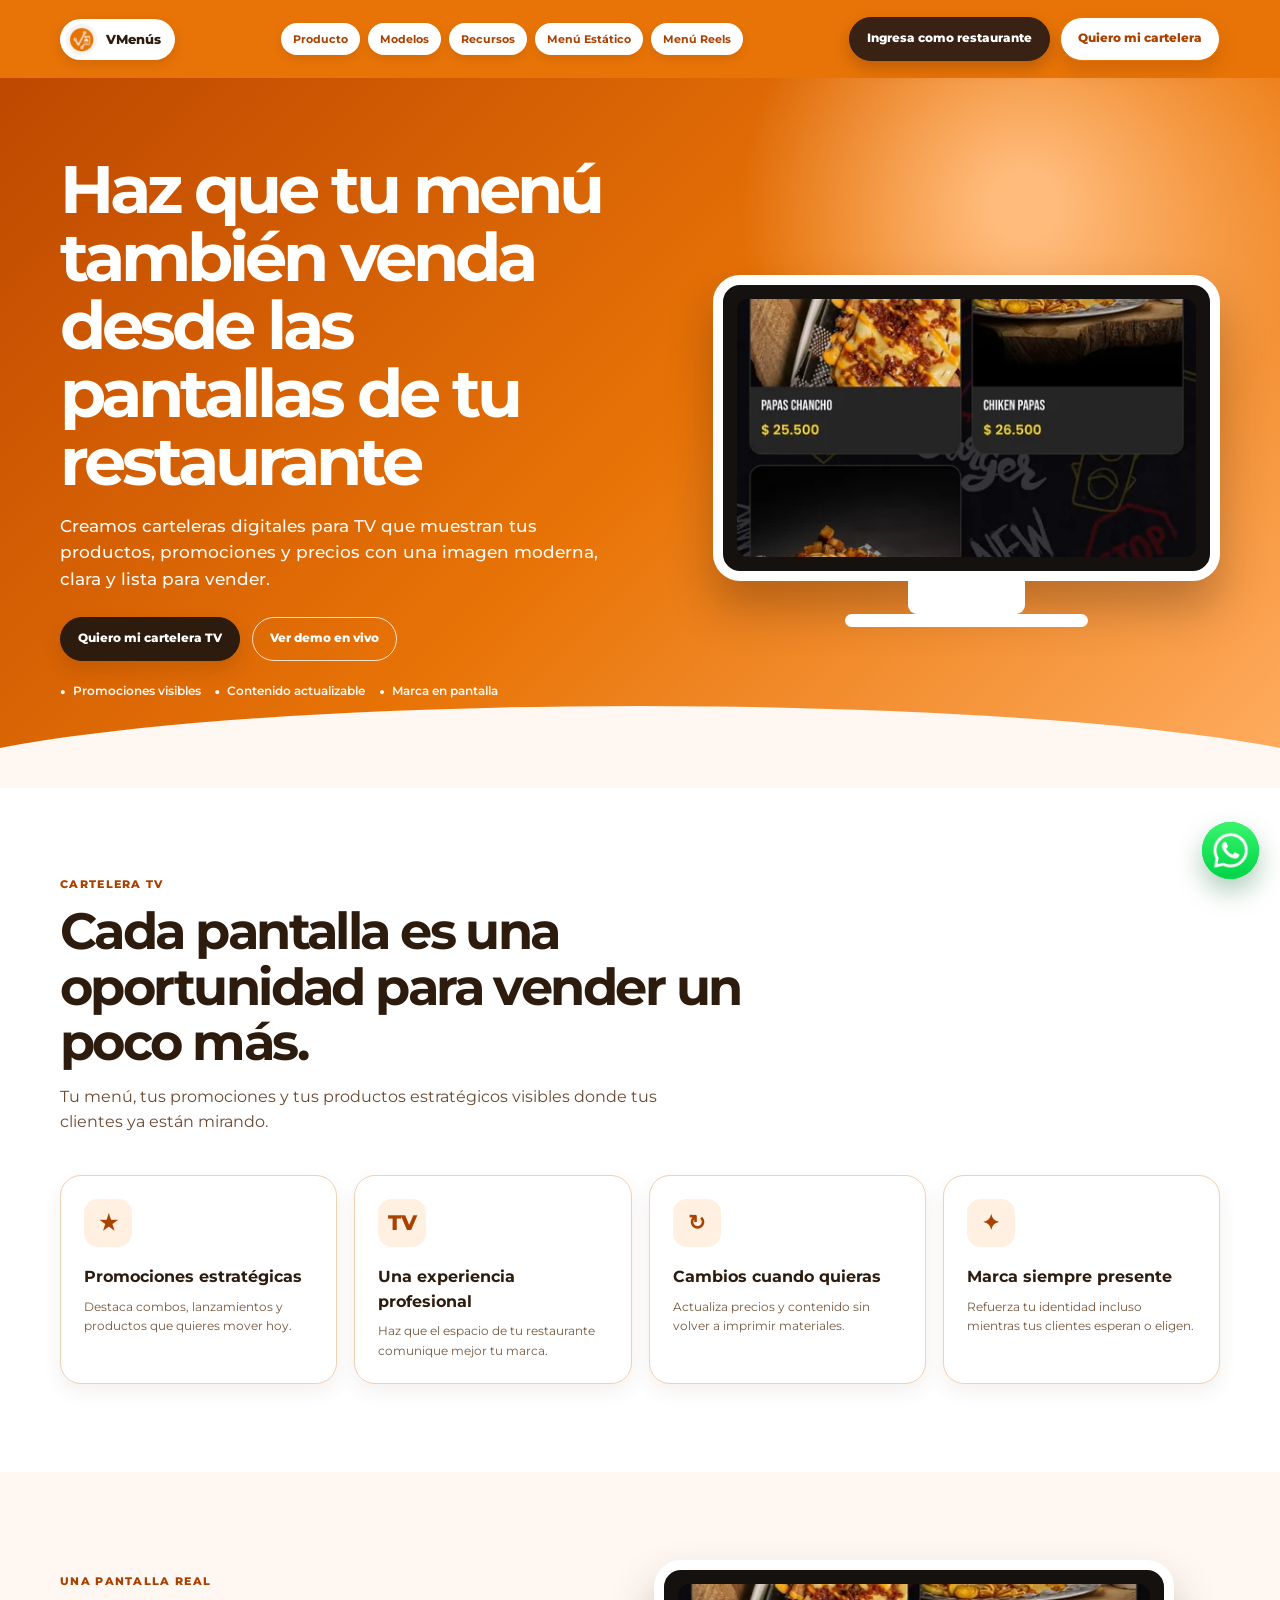
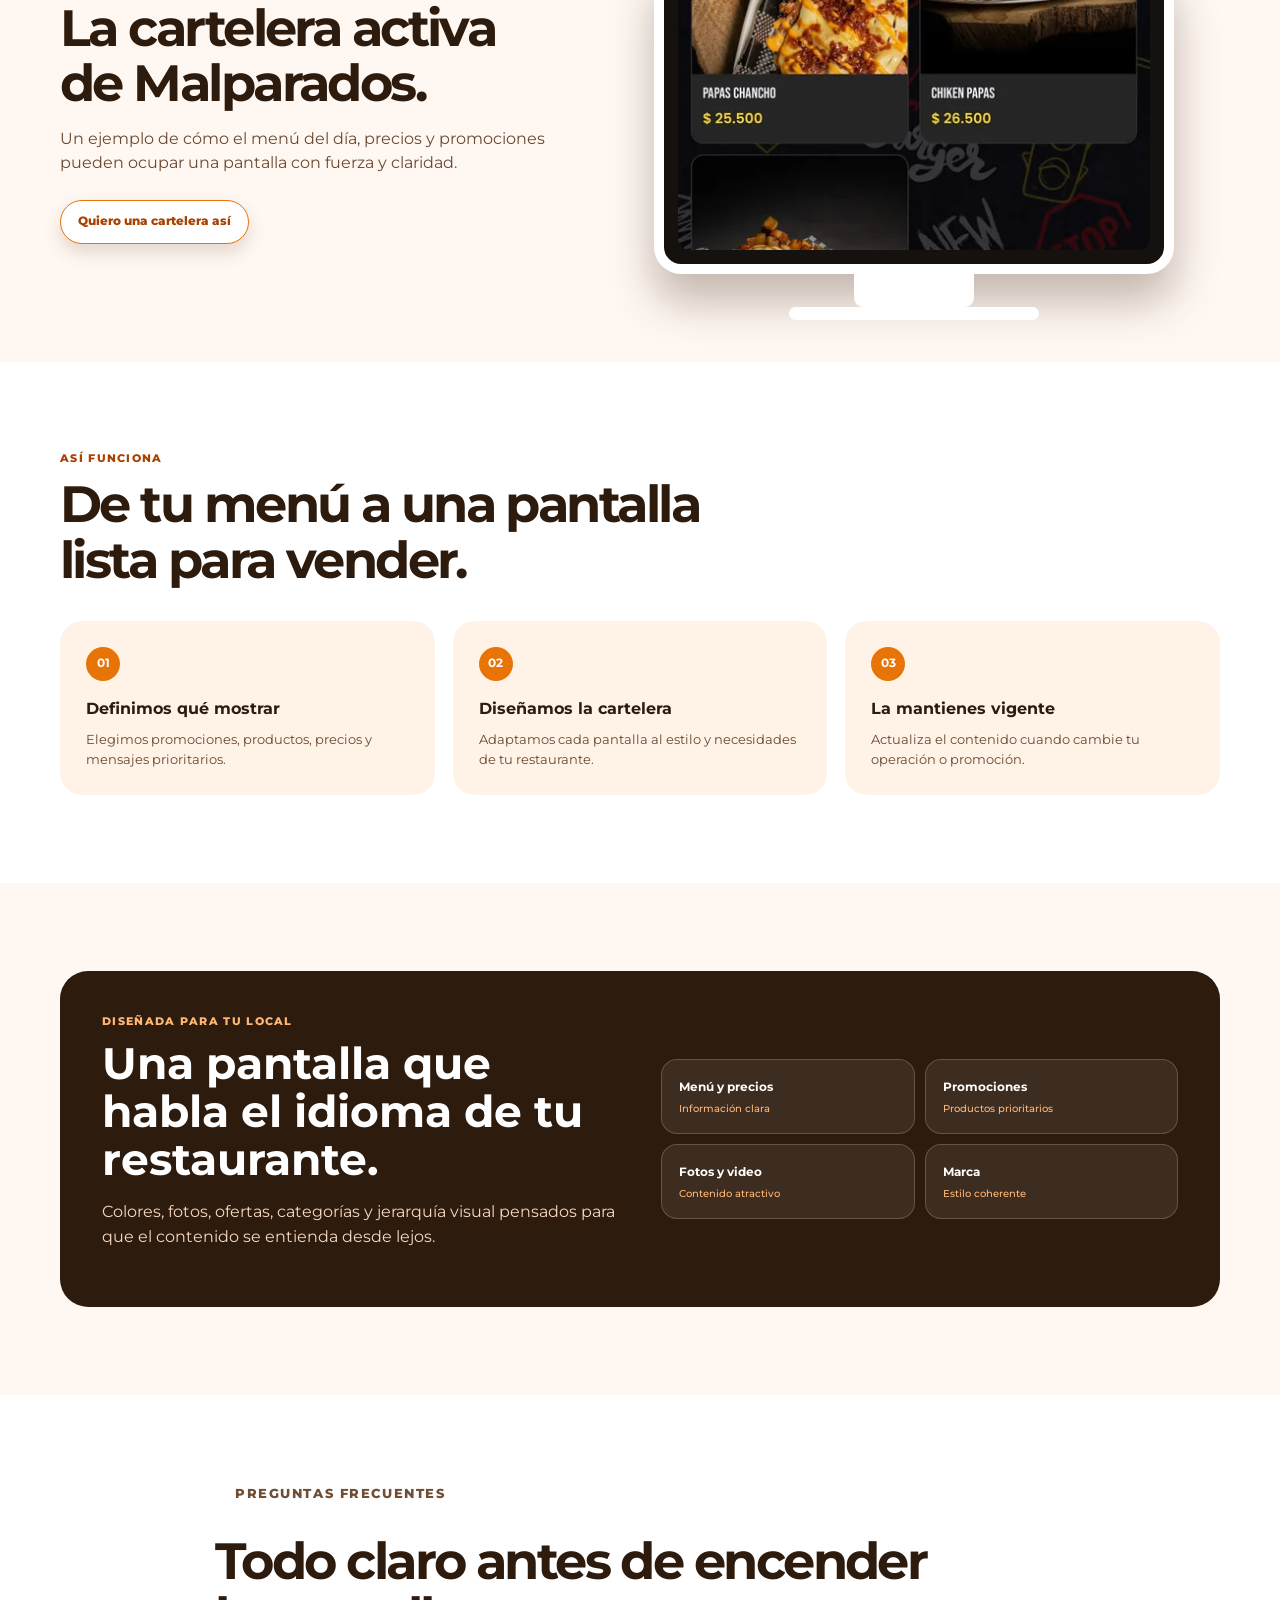
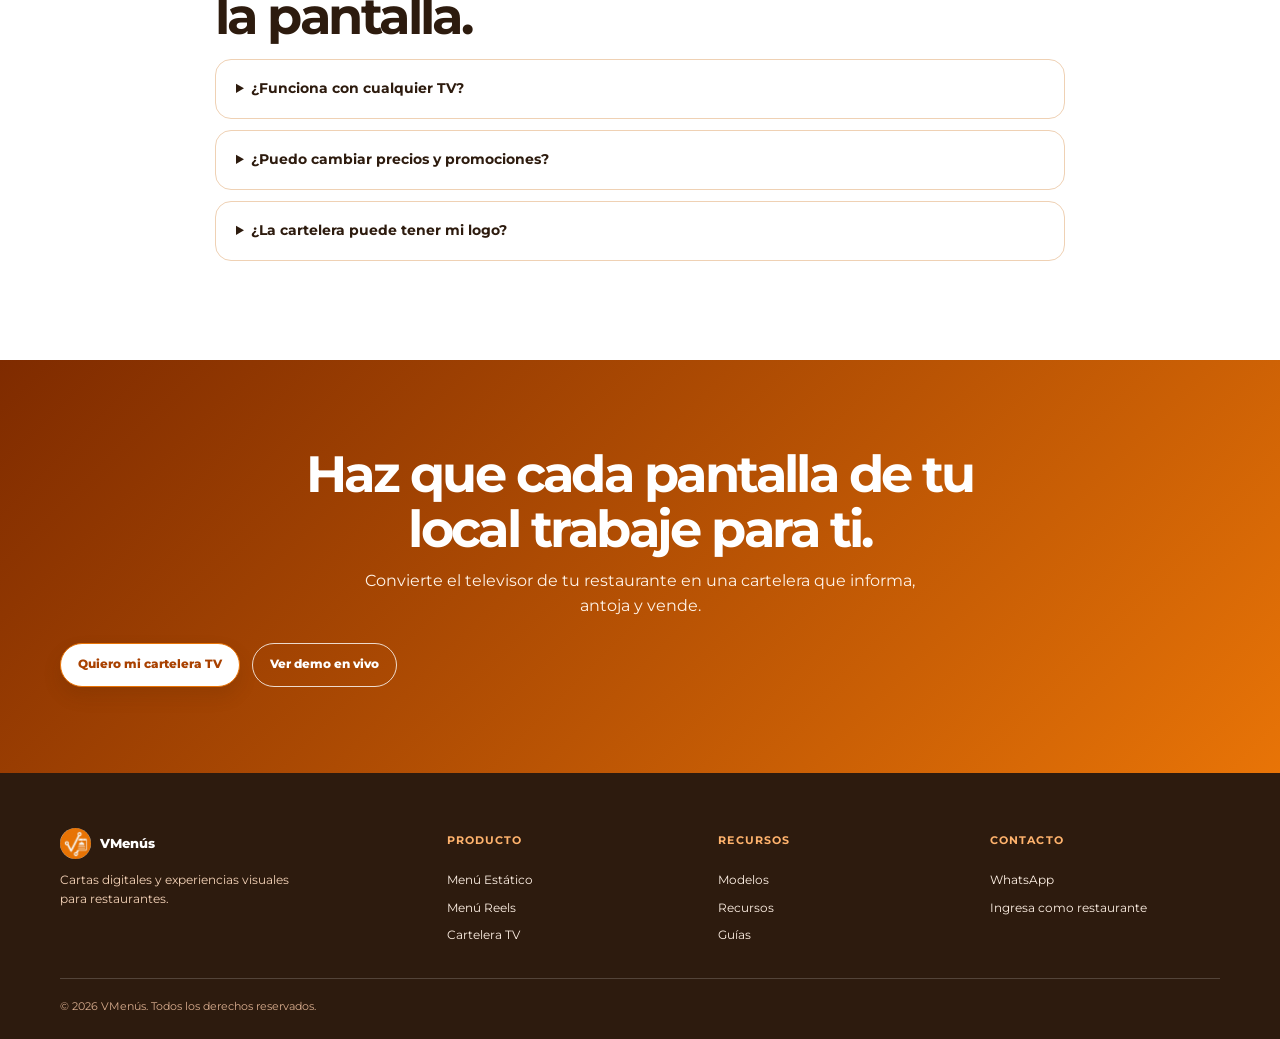
<file: cartelera-tv/index.html>
<!doctype html><html lang="es"><head><meta charset="utf-8"><meta name="viewport" content="width=device-width,initial-scale=1"><title>VMenús</title><link rel="icon" type="image/png" href="../imagenes/favicon-v1.png"><meta name="description" content="Carteleras digitales para TV que muestran menús, promociones, productos y precios dentro de tu restaurante."><link rel="preconnect" href="https://fonts.googleapis.com"><link rel="preconnect" href="https://fonts.gstatic.com" crossorigin><link href="https://fonts.googleapis.com/css2?family=Montserrat:wght@400;500;600;700;800&display=swap" rel="stylesheet"><link rel="stylesheet" href="../servicios.css"><style>.nav-enlaces .acceso-restaurante{margin-left:clamp(6px,1.4vw,20px);border:1px solid rgba(255,255,255,.48);background:#392113;color:#fff;box-shadow:0 7px 15px rgba(45,27,14,.22)}.nav-enlaces .acceso-restaurante:hover,.nav-enlaces .acceso-restaurante:focus-visible{background:#5b321b;color:#fff;box-shadow:0 11px 20px rgba(45,27,14,.3)}.barra.scrolled .nav-enlaces .acceso-restaurante{border-color:#392113;background:#392113;color:#fff}@media(max-width:900px){.nav-enlaces .acceso-restaurante,.barra.scrolled .nav-enlaces .acceso-restaurante{margin-top:4px;margin-left:0;border-color:#392113;background:#392113;color:#fff}}</style></head><body><header class="barra"><nav class="contenedor nav" aria-label="Navegación principal"><a class="logo" href="../index.html#inicio"><img src="../imagenes/vmenus-logo-v4.webp" alt="Logo VMenús">VMenús</a><button class="menu-toggle" type="button" aria-expanded="false" aria-controls="menu">☰</button><div class="nav-enlaces" id="menu"><a href="../index.html#producto">Producto</a><a href="../modelos.html">Modelos</a><a href="../recursos/">Recursos</a><a href="../menu-estatico/">Menú Estático</a><a href="../menu-reels/">Menú Reels</a><a class="acceso-restaurante acceso-movil" href="https://adminvmenus.verificame.click/" target="_blank" rel="noopener">Ingresa como restaurante</a></div><div class="nav-acciones"><a class="boton boton-acceso" href="https://adminvmenus.verificame.click/" target="_blank" rel="noopener">Ingresa como restaurante</a><a class="boton" href="https://wa.me/573151182283?text=Hola%2C%20quiero%20mi%20cartelera%20TV">Quiero mi cartelera</a></div></nav></header><main><section class="hero"><div class="contenedor hero-grid"><div class="hero-copy"><h1>Haz que tu menú también venda desde las pantallas de tu restaurante</h1><p>Creamos carteleras digitales para TV que muestran tus productos, promociones y precios con una imagen moderna, clara y lista para vender.</p><div class="botones-servicio"><a class="boton" href="https://wa.me/573151182283?text=Hola%2C%20quiero%20mi%20cartelera%20TV">Quiero mi cartelera TV</a><a class="boton boton-demo" href="https://menu.vmenus.co/malparados/tv" target="_blank" rel="noopener noreferrer">Ver demo en vivo</a></div><div class="pruebas"><span>Promociones visibles</span><span>Contenido actualizable</span><span>Marca en pantalla</span></div></div><div class="tv"><div class="tv-pantalla"><img src="../imagenes/malparados-menu-v1.webp" alt="Cartelera de Malparados"><iframe title="Cartelera real de Malparados" src="https://menu.vmenus.co/malparados/tv" loading="lazy"></iframe></div></div></div></section><section class="seccion clara"><div class="contenedor"><p class="etiqueta">Cartelera TV</p><h2 class="titulo">Cada pantalla es una oportunidad para vender un poco más.</h2><p class="intro">Tu menú, tus promociones y tus productos estratégicos visibles donde tus clientes ya están mirando.</p><div class="beneficios"><article class="beneficio"><i>★</i><h3>Promociones estratégicas</h3><p>Destaca combos, lanzamientos y productos que quieres mover hoy.</p></article><article class="beneficio"><i>TV</i><h3>Una experiencia profesional</h3><p>Haz que el espacio de tu restaurante comunique mejor tu marca.</p></article><article class="beneficio"><i>↻</i><h3>Cambios cuando quieras</h3><p>Actualiza precios y contenido sin volver a imprimir materiales.</p></article><article class="beneficio"><i>✦</i><h3>Marca siempre presente</h3><p>Refuerza tu identidad incluso mientras tus clientes esperan o eligen.</p></article></div></div></section><section class="seccion"><div class="contenedor prueba"><div><p class="etiqueta">Una pantalla real</p><h2 class="titulo">La cartelera activa de Malparados.</h2><p class="intro">Un ejemplo de cómo el menú del día, precios y promociones pueden ocupar una pantalla con fuerza y claridad.</p><p style="margin-top:24px"><a class="boton" href="https://wa.me/573151182283?text=Hola%2C%20quiero%20mi%20cartelera%20TV">Quiero una cartelera así</a></p></div><div class="tv"><div class="tv-pantalla"><img src="../imagenes/malparados-menu-v1.webp" alt="Vista de respaldo de cartelera Malparados"><iframe title="Cartelera digital de Malparados" src="https://menu.vmenus.co/malparados/tv" loading="lazy"></iframe></div></div></div></section><section class="seccion clara"><div class="contenedor"><p class="etiqueta">Así funciona</p><h2 class="titulo">De tu menú a una pantalla lista para vender.</h2><div class="funciona"><article class="paso"><b>01</b><h3>Definimos qué mostrar</h3><p>Elegimos promociones, productos, precios y mensajes prioritarios.</p></article><article class="paso"><b>02</b><h3>Diseñamos la cartelera</h3><p>Adaptamos cada pantalla al estilo y necesidades de tu restaurante.</p></article><article class="paso"><b>03</b><h3>La mantienes vigente</h3><p>Actualiza el contenido cuando cambie tu operación o promoción.</p></article></div></div></section><section class="seccion"><div class="contenedor personaliza"><div><p class="etiqueta" style="color:#ffb775">Diseñada para tu local</p><h2>Una pantalla que habla el idioma de tu restaurante.</h2><p>Colores, fotos, ofertas, categorías y jerarquía visual pensados para que el contenido se entienda desde lejos.</p></div><div class="controles"><div class="control">Menú y precios<span>Información clara</span></div><div class="control">Promociones<span>Productos prioritarios</span></div><div class="control">Fotos y video<span>Contenido atractivo</span></div><div class="control">Marca<span>Estilo coherente</span></div></div></div></section><section class="seccion clara"><div class="contenedor faq"><p class="etiqueta">Preguntas frecuentes</p><h2 class="titulo">Todo claro antes de encender la pantalla.</h2><details><summary>¿Funciona con cualquier TV?</summary><p>Te orientamos según el tipo de pantalla y conexión disponible en tu restaurante.</p></details><details><summary>¿Puedo cambiar precios y promociones?</summary><p>Sí. La cartelera está diseñada para mantener tu contenido actualizado sin procesos complicados.</p></details><details><summary>¿La cartelera puede tener mi logo?</summary><p>Sí. Adaptamos la composición a la identidad visual y los productos de tu negocio.</p></details></div></section><section class="cierre"><div class="contenedor"><h2>Haz que cada pantalla de tu local trabaje para ti.</h2><p>Convierte el televisor de tu restaurante en una cartelera que informa, antoja y vende.</p><div class="botones-servicio"><a class="boton" href="https://wa.me/573151182283?text=Hola%2C%20quiero%20mi%20cartelera%20TV">Quiero mi cartelera TV</a><a class="boton boton-demo" href="https://menu.vmenus.co/malparados/tv" target="_blank" rel="noopener noreferrer">Ver demo en vivo</a></div></div></section></main><footer><div class="contenedor"><div class="pie"><div><a class="logo" href="../index.html"><img src="../imagenes/vmenus-logo-footer-v1.webp" alt="Logo VMenús">VMenús</a><p>Cartas digitales y experiencias visuales para restaurantes.</p></div><div class="col"><h3>Producto</h3><a href="../menu-estatico/">Menú Estático</a><a href="../menu-reels/">Menú Reels</a><a href="../cartelera-tv/">Cartelera TV</a></div><div class="col"><h3>Recursos</h3><a href="../modelos.html">Modelos</a><a href="../recursos/">Recursos</a><a href="../recursos/">Guías</a></div><div class="col"><h3>Contacto</h3><a href="https://wa.me/573151182283">WhatsApp</a><a href="https://adminvmenus.verificame.click/">Ingresa como restaurante</a></div></div><p class="copy">© 2026 VMenús. Todos los derechos reservados.</p></div></footer><a class="whatsapp" href="https://wa.me/573151182283" aria-label="Escribir por WhatsApp"><img src="../imagenes/whatsapp-v2.webp" alt=""></a><script src="../servicios.js"></script></body></html>
</file>
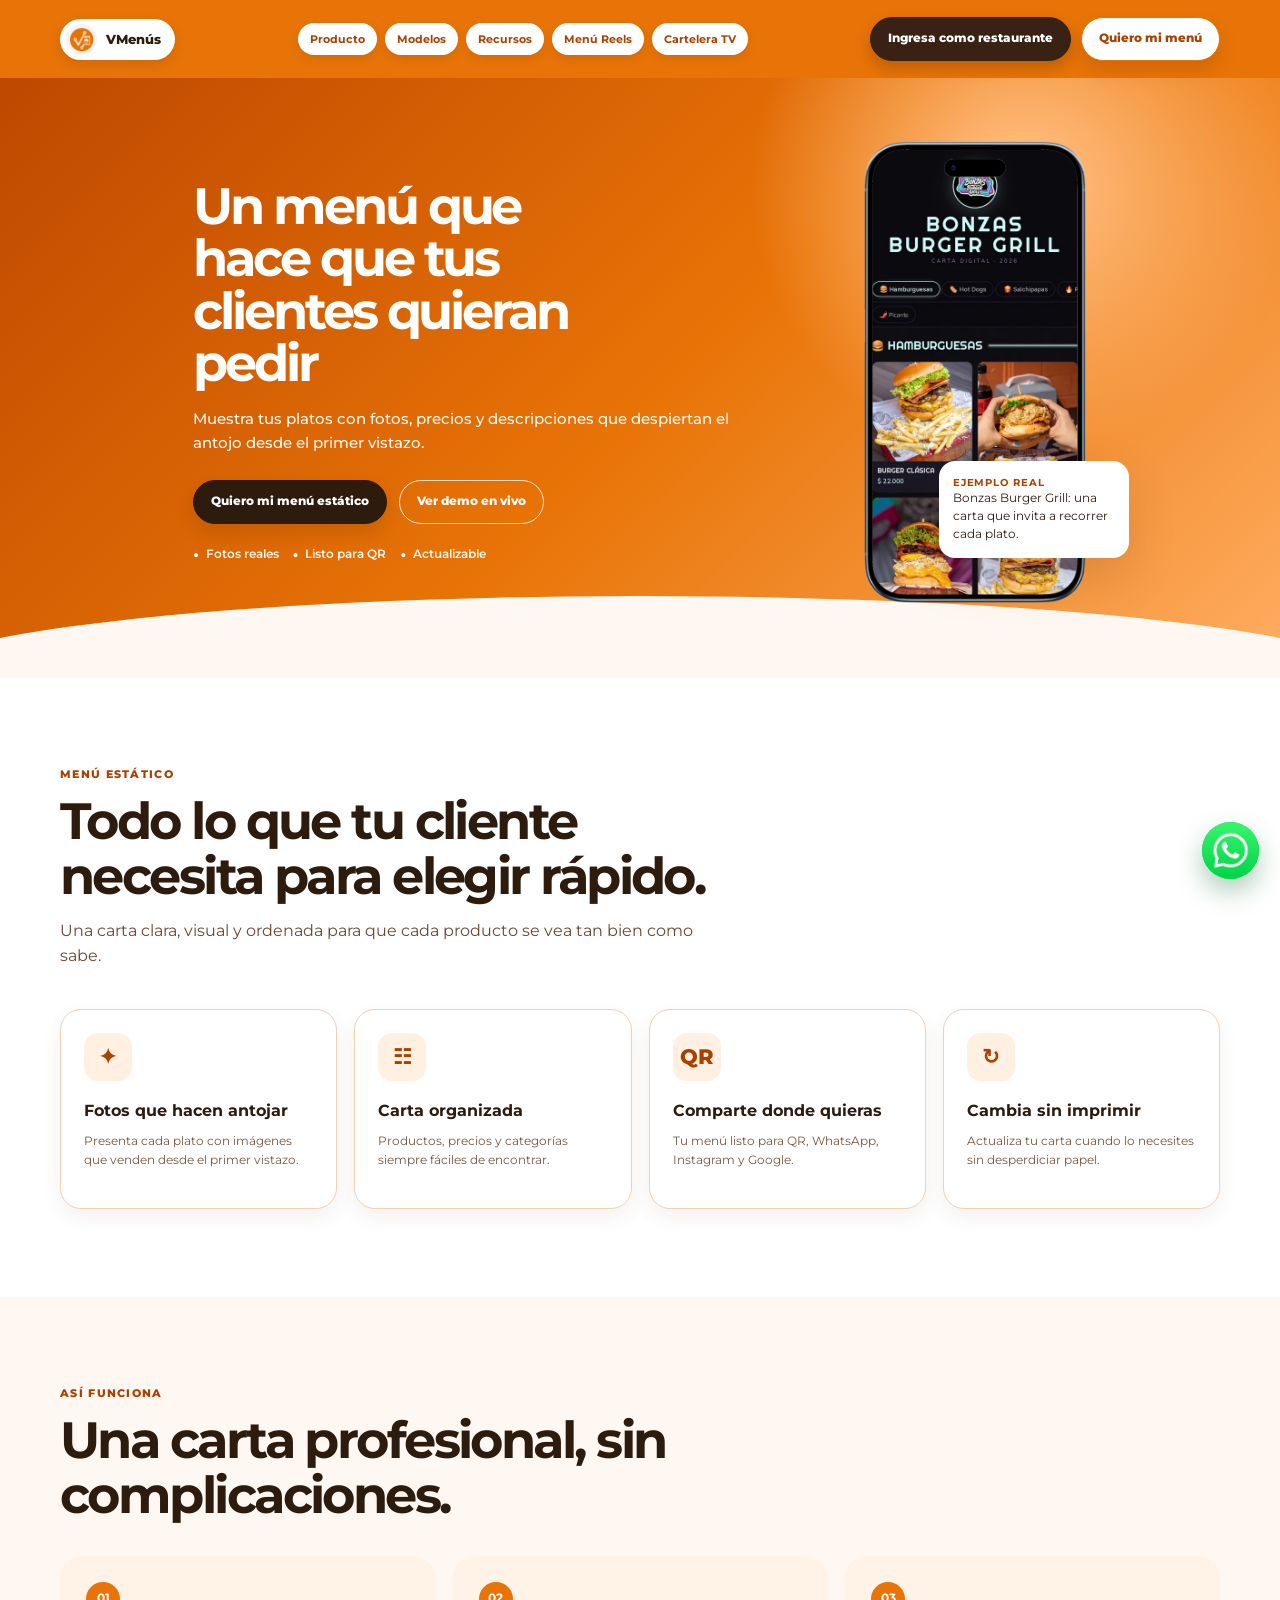
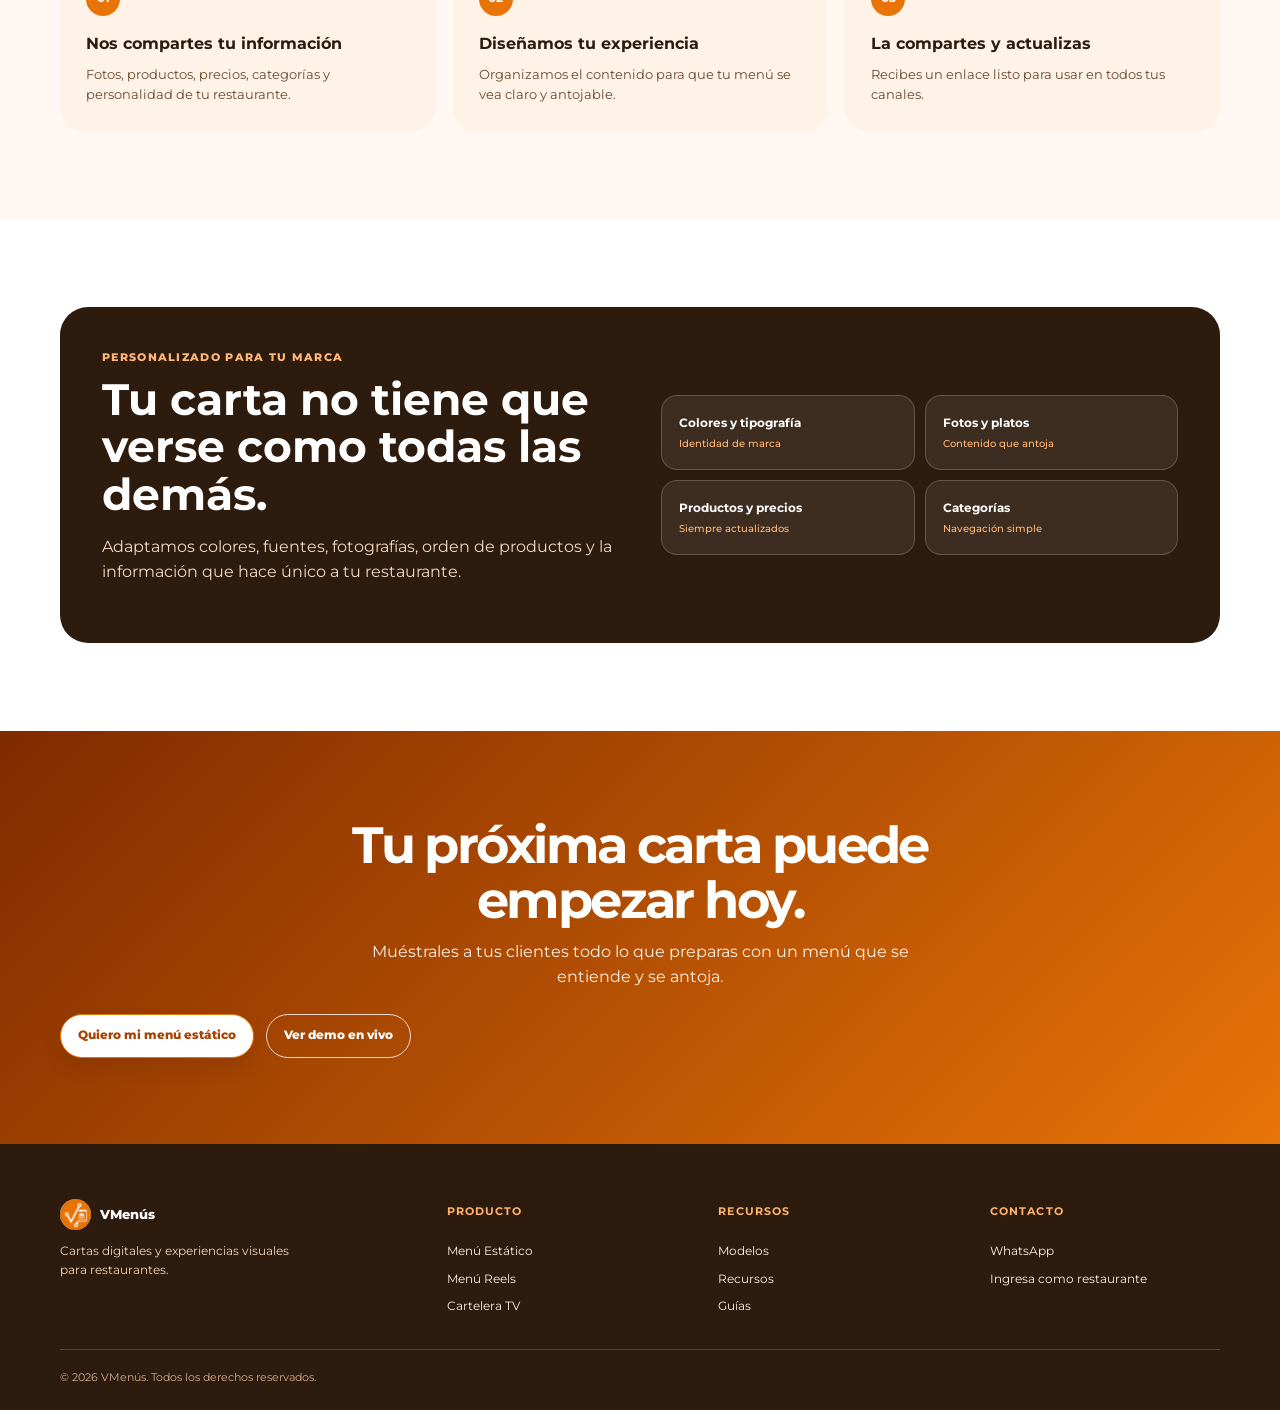
<file: menu-estatico/index.html>
<!doctype html><html lang="es"><head><meta charset="utf-8"><meta name="viewport" content="width=device-width,initial-scale=1"><title>VMenús</title><link rel="icon" type="image/png" href="../imagenes/favicon-v1.png"><meta name="description" content="Menús digitales visuales para restaurantes: fotos, precios, categorías y descripciones listos para compartir."><link rel="preconnect" href="https://fonts.googleapis.com"><link rel="preconnect" href="https://fonts.gstatic.com" crossorigin><link href="https://fonts.googleapis.com/css2?family=Montserrat:wght@400;500;600;700;800&display=swap" rel="stylesheet"><link rel="stylesheet" href="../servicios.css"><style>.nav-enlaces .acceso-restaurante{margin-left:clamp(6px,1.4vw,20px);border:1px solid rgba(255,255,255,.48);background:#392113;color:#fff;box-shadow:0 7px 15px rgba(45,27,14,.22)}.nav-enlaces .acceso-restaurante:hover,.nav-enlaces .acceso-restaurante:focus-visible{background:#5b321b;color:#fff;box-shadow:0 11px 20px rgba(45,27,14,.3)}.barra.scrolled .nav-enlaces .acceso-restaurante{border-color:#392113;background:#392113;color:#fff}@media(max-width:900px){.nav-enlaces .acceso-restaurante,.barra.scrolled .nav-enlaces .acceso-restaurante{margin-top:4px;margin-left:0;border-color:#392113;background:#392113;color:#fff}}</style></head><body><header class="barra"><nav class="contenedor nav" aria-label="Navegación principal"><a class="logo" href="../index.html#inicio"><img src="../imagenes/vmenus-logo-v4.webp" alt="Logo VMenús">VMenús</a><button class="menu-toggle" type="button" aria-expanded="false" aria-controls="menu">☰</button><div class="nav-enlaces" id="menu"><a href="../index.html#producto">Producto</a><a href="../modelos.html">Modelos</a><a href="../recursos/">Recursos</a><a href="../menu-reels/">Menú Reels</a><a href="../cartelera-tv/">Cartelera TV</a><a class="acceso-restaurante acceso-movil" href="https://adminvmenus.verificame.click/" target="_blank" rel="noopener">Ingresa como restaurante</a></div><div class="nav-acciones"><a class="boton boton-acceso" href="https://adminvmenus.verificame.click/" target="_blank" rel="noopener">Ingresa como restaurante</a><a class="boton" href="https://wa.me/573151182283?text=Hola%2C%20quiero%20mi%20men%C3%BA%20est%C3%A1tico">Quiero mi menú</a></div></nav></header><main><section class="hero"><div class="contenedor hero-grid"><div class="hero-copy"><h1>Un menú que hace que tus clientes quieran pedir</h1><p>Muestra tus platos con fotos, precios y descripciones que despiertan el antojo desde el primer vistazo.</p><div class="botones-servicio"><a class="boton" href="https://wa.me/573151182283?text=Hola%2C%20quiero%20mi%20men%C3%BA%20est%C3%A1tico">Quiero mi menú estático</a><a class="boton boton-demo" href="https://menu.vmenus.co/bonzas" target="_blank" rel="noopener noreferrer">Ver demo en vivo</a></div><div class="pruebas"><span>Fotos reales</span><span>Listo para QR</span><span>Actualizable</span></div></div><div class="dispositivo"><div class="pantalla"><img src="../imagenes/bonzas-menu-v1.webp" alt="Menú real de Bonzas"><iframe title="Menú real de Bonzas" src="https://menu.vmenus.co/bonzas" loading="lazy"></iframe></div><div class="etiqueta-demo"><b>Ejemplo real</b>Bonzas Burger Grill: una carta que invita a recorrer cada plato.</div></div></div></section><section class="seccion clara"><div class="contenedor"><p class="etiqueta">Menú estático</p><h2 class="titulo">Todo lo que tu cliente necesita para elegir rápido.</h2><p class="intro">Una carta clara, visual y ordenada para que cada producto se vea tan bien como sabe.</p><div class="beneficios"><article class="beneficio"><i>✦</i><h3>Fotos que hacen antojar</h3><p>Presenta cada plato con imágenes que venden desde el primer vistazo.</p></article><article class="beneficio"><i>☷</i><h3>Carta organizada</h3><p>Productos, precios y categorías siempre fáciles de encontrar.</p></article><article class="beneficio"><i>QR</i><h3>Comparte donde quieras</h3><p>Tu menú listo para QR, WhatsApp, Instagram y Google.</p></article><article class="beneficio"><i>↻</i><h3>Cambia sin imprimir</h3><p>Actualiza tu carta cuando lo necesites sin desperdiciar papel.</p></article></div></div></section><section class="seccion"><div class="contenedor"><p class="etiqueta">Así funciona</p><h2 class="titulo">Una carta profesional, sin complicaciones.</h2><div class="funciona"><article class="paso"><b>01</b><h3>Nos compartes tu información</h3><p>Fotos, productos, precios, categorías y personalidad de tu restaurante.</p></article><article class="paso"><b>02</b><h3>Diseñamos tu experiencia</h3><p>Organizamos el contenido para que tu menú se vea claro y antojable.</p></article><article class="paso"><b>03</b><h3>La compartes y actualizas</h3><p>Recibes un enlace listo para usar en todos tus canales.</p></article></div></div></section><section class="seccion clara"><div class="contenedor personaliza"><div><p class="etiqueta" style="color:#ffb775">Personalizado para tu marca</p><h2>Tu carta no tiene que verse como todas las demás.</h2><p>Adaptamos colores, fuentes, fotografías, orden de productos y la información que hace único a tu restaurante.</p></div><div class="controles"><div class="control">Colores y tipografía<span>Identidad de marca</span></div><div class="control">Fotos y platos<span>Contenido que antoja</span></div><div class="control">Productos y precios<span>Siempre actualizados</span></div><div class="control">Categorías<span>Navegación simple</span></div></div></div></section><section class="cierre"><div class="contenedor"><h2>Tu próxima carta puede empezar hoy.</h2><p>Muéstrales a tus clientes todo lo que preparas con un menú que se entiende y se antoja.</p><div class="botones-servicio"><a class="boton" href="https://wa.me/573151182283?text=Hola%2C%20quiero%20mi%20men%C3%BA%20est%C3%A1tico">Quiero mi menú estático</a><a class="boton boton-demo" href="https://menu.vmenus.co/bonzas" target="_blank" rel="noopener noreferrer">Ver demo en vivo</a></div></div></section></main><footer><div class="contenedor"><div class="pie"><div><a class="logo" href="../index.html"><img src="../imagenes/vmenus-logo-footer-v1.webp" alt="Logo VMenús">VMenús</a><p>Cartas digitales y experiencias visuales para restaurantes.</p></div><div class="col"><h3>Producto</h3><a href="../menu-estatico/">Menú Estático</a><a href="../menu-reels/">Menú Reels</a><a href="../cartelera-tv/">Cartelera TV</a></div><div class="col"><h3>Recursos</h3><a href="../modelos.html">Modelos</a><a href="../recursos/">Recursos</a><a href="../recursos/">Guías</a></div><div class="col"><h3>Contacto</h3><a href="https://wa.me/573151182283">WhatsApp</a><a href="https://adminvmenus.verificame.click/">Ingresa como restaurante</a></div></div><p class="copy">© 2026 VMenús. Todos los derechos reservados.</p></div></footer><a class="whatsapp" href="https://wa.me/573151182283" aria-label="Escribir por WhatsApp"><img src="../imagenes/whatsapp-v2.webp" alt=""></a><script src="../servicios.js"></script></body></html>
</file>
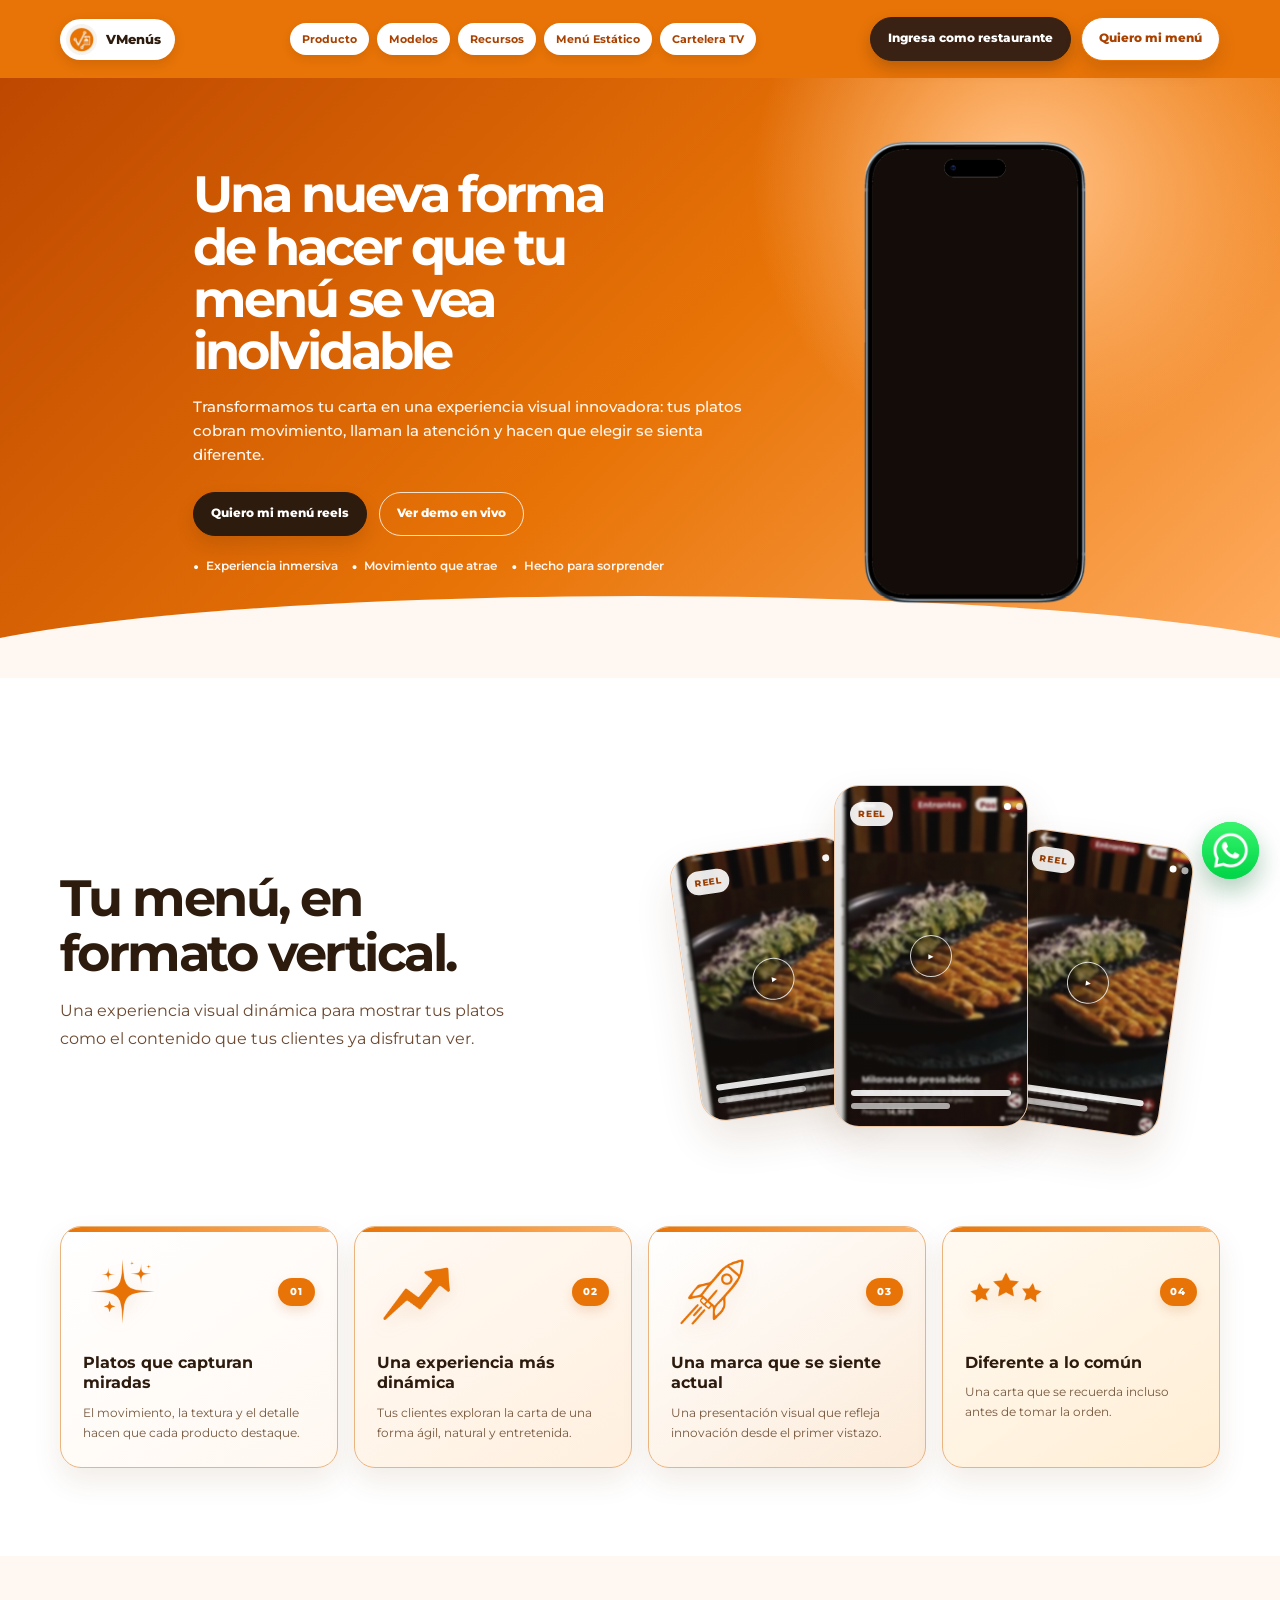
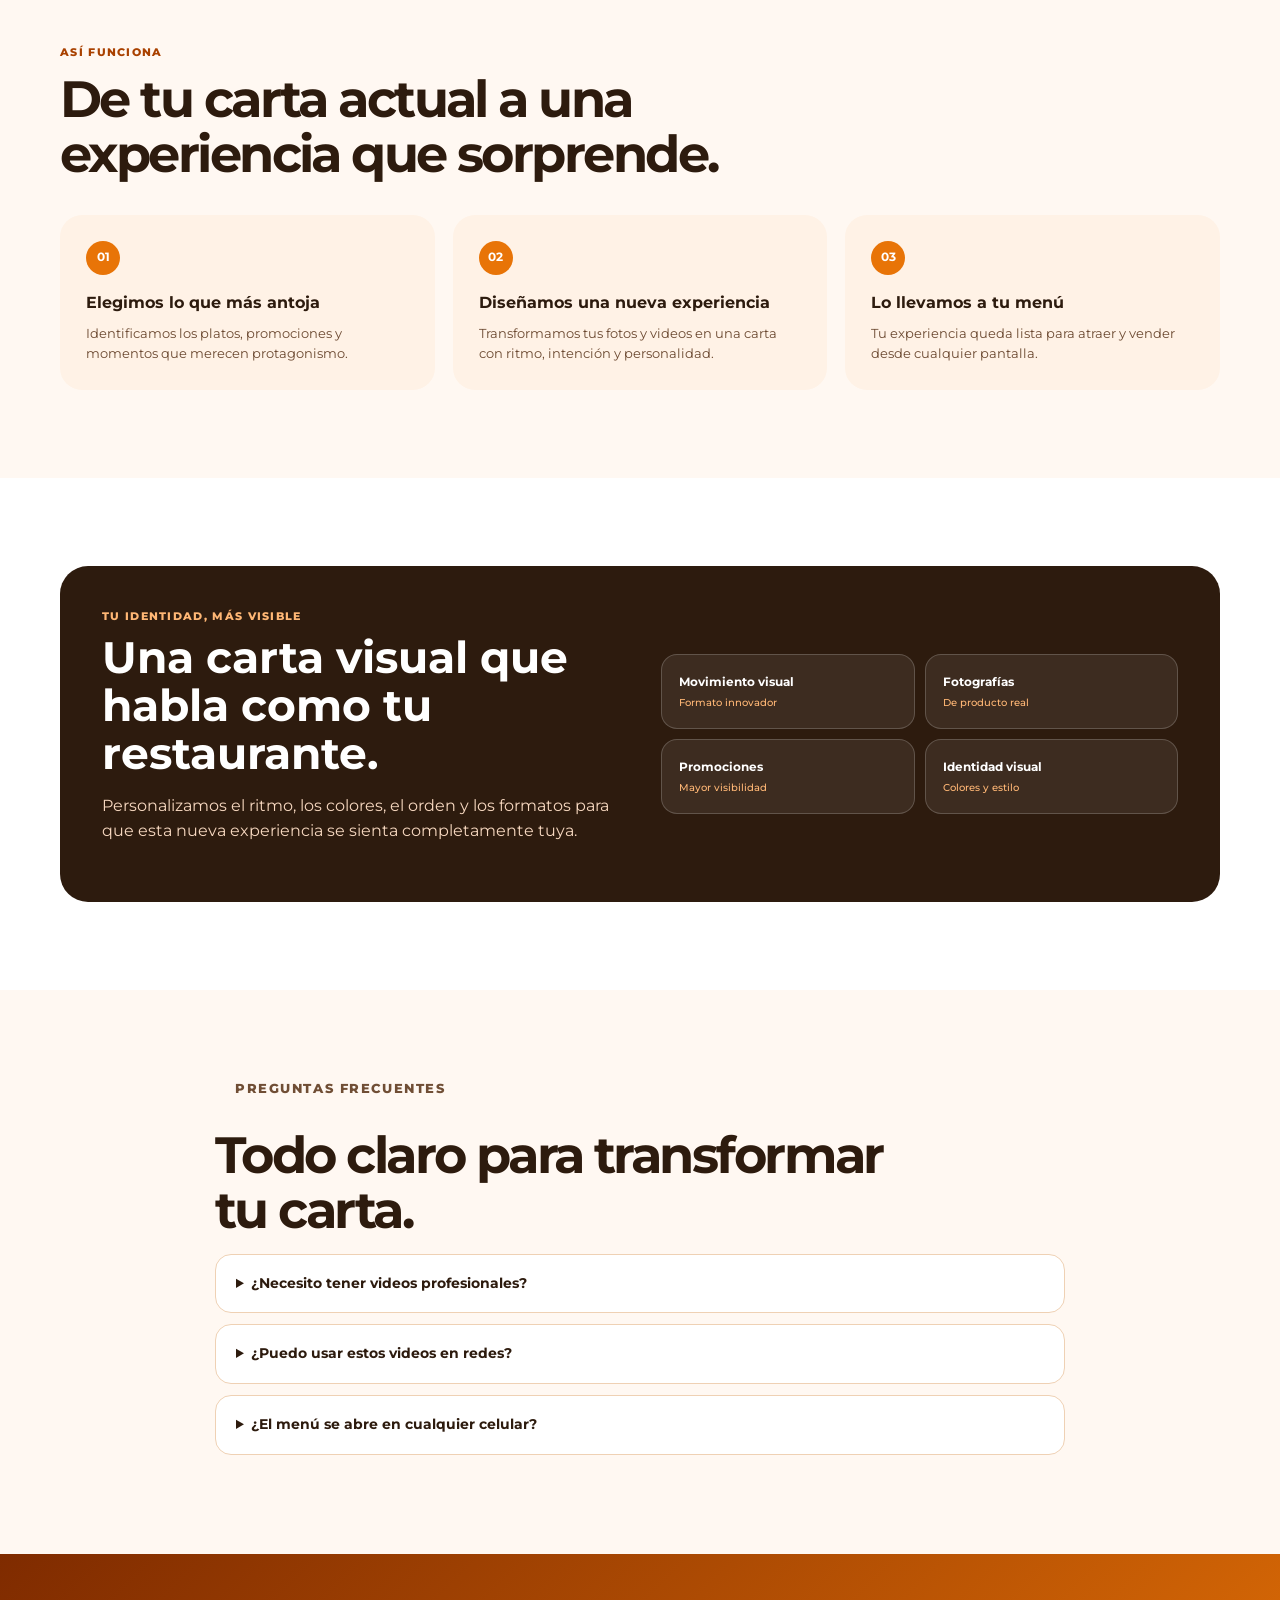
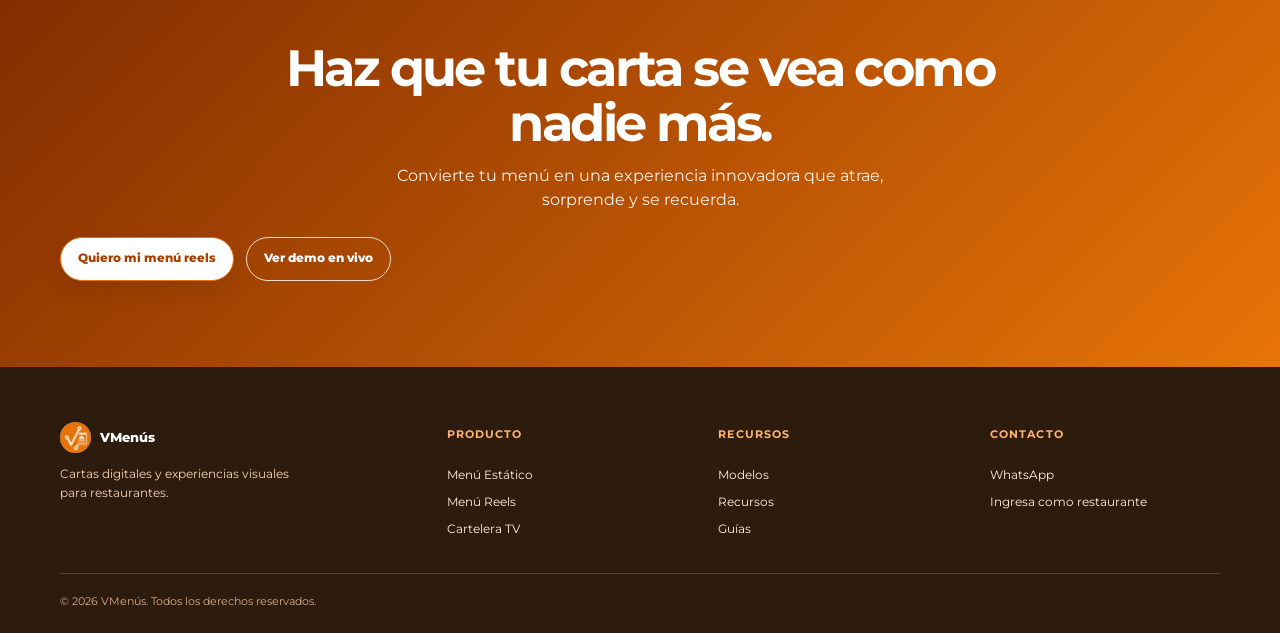
<file: menu-reels/index.html>
<!doctype html><html lang="es"><head><meta charset="utf-8"><meta name="viewport" content="width=device-width,initial-scale=1"><title>VMenús</title><link rel="icon" type="image/png" href="../imagenes/favicon-v1.png"><meta name="description" content="Menús digitales con video vertical y formato reel para restaurantes que quieren captar más atención."><link rel="preconnect" href="https://fonts.googleapis.com"><link rel="preconnect" href="https://fonts.gstatic.com" crossorigin><link href="https://fonts.googleapis.com/css2?family=Montserrat:wght@400;500;600;700;800&display=swap" rel="stylesheet"><link rel="stylesheet" href="../servicios.css"><style>.nav-enlaces .acceso-restaurante{margin-left:clamp(6px,1.4vw,20px);border:1px solid rgba(255,255,255,.48);background:#392113;color:#fff;box-shadow:0 7px 15px rgba(45,27,14,.22)}.nav-enlaces .acceso-restaurante:hover,.nav-enlaces .acceso-restaurante:focus-visible{background:#5b321b;color:#fff;box-shadow:0 11px 20px rgba(45,27,14,.3)}.barra.scrolled .nav-enlaces .acceso-restaurante{border-color:#392113;background:#392113;color:#fff}@media(max-width:900px){.nav-enlaces .acceso-restaurante,.barra.scrolled .nav-enlaces .acceso-restaurante{margin-top:4px;margin-left:0;border-color:#392113;background:#392113;color:#fff}}</style><style>.reels-presentacion{overflow:hidden;background:linear-gradient(135deg,#fff 0%,#fff8f2 100%)}.reels-principal{display:grid;grid-template-columns:minmax(0,.92fr) minmax(380px,1.08fr);gap:clamp(42px,7vw,92px);align-items:center}.reels-principal .etiqueta{margin-bottom:14px}.reels-principal .titulo{max-width:570px;margin-bottom:17px}.reels-principal .intro{max-width:510px;font-size:1rem;line-height:1.72}.reels-composicion{position:relative;display:flex;height:390px;align-items:center;justify-content:center}.reel-pieza{position:absolute;overflow:hidden;width:178px;border:1px solid #edc6a4;border-radius:25px;background:#fff;box-shadow:0 20px 42px rgba(100,49,10,.12);transition:transform .35s ease,box-shadow .35s ease}.reel-pieza:before{position:absolute;z-index:1;inset:0;background:linear-gradient(180deg,rgba(45,27,14,.03),rgba(45,27,14,.18));content:'';pointer-events:none}.reel-pieza:hover{box-shadow:0 26px 48px rgba(100,49,10,.18)}.reel-pieza img{display:block;width:100%;height:100%;object-fit:cover;filter:blur(1px) saturate(.82) contrast(.92);transform:scale(1.08)}.reel-pieza .reel-detalle{position:absolute;z-index:2;right:16px;bottom:17px;left:16px}.reel-detalle span{display:block;height:6px;margin-top:7px;border-radius:99px;background:rgba(255,255,255,.88)}.reel-detalle span:last-child{width:62%;background:rgba(255,255,255,.63)}.reel-etiqueta{position:absolute;z-index:2;top:16px;left:15px;padding:5px 8px;border-radius:999px;background:rgba(255,255,255,.9);color:#9b3d00;font-size:.56rem;font-weight:800;letter-spacing:.09em;text-transform:uppercase}.reel-play{position:absolute;z-index:2;top:50%;left:50%;display:grid;width:42px;height:42px;place-items:center;border:1px solid rgba(255,255,255,.8);border-radius:50%;background:rgba(45,27,14,.3);color:#fff;font-size:.74rem;transform:translate(-50%,-50%)}.reel-pieza:after{position:absolute;z-index:2;right:16px;top:17px;width:7px;height:7px;border-radius:50%;background:#fff;box-shadow:12px 0 0 rgba(255,255,255,.68);content:''}.reel-pieza--uno{left:7%;height:268px;transform:rotate(-8deg) translateY(18px);animation:flotar-reel-uno 6s ease-in-out infinite}.reel-pieza--dos{z-index:2;width:194px;height:342px;transform:translateY(-5px);animation:flotar-reel-dos 6.8s ease-in-out infinite}.reel-pieza--tres{right:7%;height:292px;transform:rotate(8deg) translateY(22px);animation:flotar-reel-tres 6.3s ease-in-out infinite}.reel-pieza--uno img{object-position:27% center}.reel-pieza--dos img{object-position:center}.reel-pieza--tres img{object-position:78% center}.reels-beneficios{display:grid;grid-template-columns:repeat(4,1fr);gap:16px;margin-top:70px}.reels-beneficio{min-height:230px;padding:24px 22px;border:1px solid #efd1b4;border-radius:21px;background:#fff;box-shadow:0 8px 20px rgba(105,50,8,.06);transition:transform .26s ease,box-shadow .26s ease,border-color .26s ease}.reels-beneficio:hover,.reels-beneficio:focus-within{border-color:#e8b077;box-shadow:0 18px 34px rgba(105,50,8,.13);transform:translateY(-5px)}.reels-beneficio__superior{display:flex;align-items:center;justify-content:space-between;margin-bottom:20px}.reels-icono{display:grid;width:46px;height:46px;place-items:center;border-radius:14px;background:#fff0e1;color:#a94100;font-size:1.08rem;font-style:normal;transition:transform .25s ease,background .25s ease,color .25s ease}.reels-beneficio:hover .reels-icono,.reels-beneficio:focus-within .reels-icono{background:#fbe3cf;color:#7d3000;transform:scale(1.08)}.reels-numero{color:#b36a31;font-size:.67rem;font-weight:800;letter-spacing:.12em}.reels-beneficio h3{margin:0 0 9px;font-size:1rem;line-height:1.28}.reels-beneficio p{margin:0;color:#76583f;font-size:.78rem;line-height:1.6}@keyframes flotar-reel-uno{50%{transform:rotate(-8deg) translateY(5px)}}@keyframes flotar-reel-dos{50%{transform:translateY(-15px)}}@keyframes flotar-reel-tres{50%{transform:rotate(8deg) translateY(7px)}}@media(max-width:900px){.reels-principal{grid-template-columns:1fr;gap:30px}.reels-composicion{height:350px;max-width:500px;margin:auto}.reels-beneficios{grid-template-columns:repeat(2,1fr);margin-top:52px}}@media(max-width:620px){.reels-presentacion{padding:65px 0}.reels-principal .titulo{font-size:clamp(2rem,10.4vw,2.65rem)}.reels-composicion{height:315px;margin-top:8px}.reel-pieza{width:138px;border-radius:20px}.reel-pieza--uno{left:0;height:220px}.reel-pieza--dos{width:153px;height:280px}.reel-pieza--tres{right:0;height:236px}.reel-detalle{right:12px!important;bottom:13px!important;left:12px!important}.reels-beneficios{grid-template-columns:1fr;gap:13px;margin-top:48px}.reels-beneficio{min-height:auto;padding:22px}.reel-pieza{animation-duration:7s}}@media(prefers-reduced-motion:reduce){.reel-pieza{animation:none!important}.reels-beneficio,.reels-icono{transition:none!important}}</style><style>.reels-beneficio{position:relative;overflow:hidden;border-color:#eab47f;background:linear-gradient(145deg,#fff 0%,#fff8f1 100%);box-shadow:0 13px 28px rgba(120,64,19,.1)}.reels-beneficio:before{position:absolute;top:0;right:0;left:0;height:5px;background:linear-gradient(90deg,#e87407,#ffb56b);content:''}.reels-beneficio:nth-child(2){background:linear-gradient(145deg,#fffaf5 0%,#fff0df 100%)}.reels-beneficio:nth-child(3){background:linear-gradient(145deg,#fff 0%,#fcebd9 100%)}.reels-beneficio:nth-child(4){background:linear-gradient(145deg,#fffaf2 0%,#ffeed4 100%)}.reels-beneficio:hover,.reels-beneficio:focus-within{border-color:#d96a09;box-shadow:0 21px 38px rgba(120,64,19,.18)}.reels-icono{width:62px;height:62px;padding:10px;border-radius:18px;background:#fff1e2!important;object-fit:contain;mix-blend-mode:multiply}.reels-beneficio:nth-child(2) .reels-icono{background:#ffebd2!important}.reels-beneficio:nth-child(3) .reels-icono{background:#fce4ca!important}.reels-beneficio:nth-child(4) .reels-icono{background:#fff0dd!important}.reels-beneficio:hover .reels-icono,.reels-beneficio:focus-within .reels-icono{transform:scale(1.09) rotate(-3deg)}.reels-numero{display:grid;min-width:37px;height:28px;place-items:center;border-radius:999px;background:#e87407;color:#fff;font-size:.64rem;box-shadow:0 5px 11px rgba(184,82,4,.16)}</style><style>.reels-icono,.reels-beneficio:nth-child(n) .reels-icono{width:82px;height:82px;padding:0;border-radius:0;background:transparent!important;object-fit:contain;mix-blend-mode:normal;filter:drop-shadow(0 7px 9px rgba(169,65,0,.12))}.reels-beneficio:hover .reels-icono,.reels-beneficio:focus-within .reels-icono{background:transparent!important;transform:scale(1.1) rotate(-3deg)}@media(max-width:620px){.reels-icono,.reels-beneficio:nth-child(n) .reels-icono{width:74px;height:74px}}</style></head><body><header class="barra"><nav class="contenedor nav" aria-label="Navegación principal"><a class="logo" href="../index.html#inicio"><img src="../imagenes/vmenus-logo-v4.webp" alt="Logo VMenús">VMenús</a><button class="menu-toggle" type="button" aria-expanded="false" aria-controls="menu">☰</button><div class="nav-enlaces" id="menu"><a href="../index.html#producto">Producto</a><a href="../modelos.html">Modelos</a><a href="../recursos/">Recursos</a><a href="../menu-estatico/">Menú Estático</a><a href="../cartelera-tv/">Cartelera TV</a><a class="acceso-restaurante acceso-movil" href="https://adminvmenus.verificame.click/" target="_blank" rel="noopener">Ingresa como restaurante</a></div><div class="nav-acciones"><a class="boton boton-acceso" href="https://adminvmenus.verificame.click/" target="_blank" rel="noopener">Ingresa como restaurante</a><a class="boton" href="https://wa.me/573151182283?text=Hola%2C%20quiero%20mi%20men%C3%BA%20reels">Quiero mi menú</a></div></nav></header><main><section class="hero"><div class="contenedor hero-grid"><div class="hero-copy"><h1>Una nueva forma de hacer que tu menú se vea inolvidable</h1><p>Transformamos tu carta en una experiencia visual innovadora: tus platos cobran movimiento, llaman la atención y hacen que elegir se sienta diferente.</p><div class="botones-servicio"><a class="boton" href="https://wa.me/573151182283?text=Hola%2C%20quiero%20mi%20men%C3%BA%20reels">Quiero mi menú reels</a><a class="boton boton-demo" href="https://menu.vmenus.co/montanarest" target="_blank" rel="noopener noreferrer">Ver demo en vivo</a></div><div class="pruebas"><span>Experiencia inmersiva</span><span>Movimiento que atrae</span><span>Hecho para sorprender</span></div></div><div class="dispositivo"><div class="pantalla"><img src="../imagenes/pierrot-reel-v1.webp" alt="Menú reel real de Pierrot"><iframe title="Menú real de Pierrot" src="https://menu.vmenus.co/pierrot" loading="lazy"></iframe></div></div></div></section><section class="seccion clara reels-presentacion"><div class="contenedor reels-principal"><div><h2 class="titulo">Tu menú, en formato vertical.</h2><p class="intro">Una experiencia visual dinámica para mostrar tus platos como el contenido que tus clientes ya disfrutan ver.</p></div><div class="reels-composicion" aria-label="Composición decorativa de piezas verticales"><article class="reel-pieza reel-pieza--uno"><img src="../imagenes/pierrot-reel-v1.webp" alt="" aria-hidden="true"><span class="reel-etiqueta">Reel</span><span class="reel-play">▶</span><div class="reel-detalle"><span></span><span></span></div></article><article class="reel-pieza reel-pieza--dos"><img src="../imagenes/pierrot-reel-v1.webp" alt="" aria-hidden="true"><span class="reel-etiqueta">Reel</span><span class="reel-play">▶</span><div class="reel-detalle"><span></span><span></span></div></article><article class="reel-pieza reel-pieza--tres"><img src="../imagenes/pierrot-reel-v1.webp" alt="" aria-hidden="true"><span class="reel-etiqueta">Reel</span><span class="reel-play">▶</span><div class="reel-detalle"><span></span><span></span></div></article></div></div><div class="contenedor reels-beneficios"><article class="reels-beneficio"><div class="reels-beneficio__superior"><img class="reels-icono" src="../imagenes/reels-beneficio-01.png" alt=""><span class="reels-numero">01</span></div><h3>Platos que capturan miradas</h3><p>El movimiento, la textura y el detalle hacen que cada producto destaque.</p></article><article class="reels-beneficio"><div class="reels-beneficio__superior"><img class="reels-icono" src="../imagenes/reels-beneficio-02.png" alt=""><span class="reels-numero">02</span></div><h3>Una experiencia más dinámica</h3><p>Tus clientes exploran la carta de una forma ágil, natural y entretenida.</p></article><article class="reels-beneficio"><div class="reels-beneficio__superior"><img class="reels-icono" src="../imagenes/reels-beneficio-03.png" alt=""><span class="reels-numero">03</span></div><h3>Una marca que se siente actual</h3><p>Una presentación visual que refleja innovación desde el primer vistazo.</p></article><article class="reels-beneficio"><div class="reels-beneficio__superior"><img class="reels-icono" src="../imagenes/reels-beneficio-04.png" alt=""><span class="reels-numero">04</span></div><h3>Diferente a lo común</h3><p>Una carta que se recuerda incluso antes de tomar la orden.</p></article></div></section><section class="seccion"><div class="contenedor"><p class="etiqueta">Así funciona</p><h2 class="titulo">De tu carta actual a una experiencia que sorprende.</h2><div class="funciona"><article class="paso"><b>01</b><h3>Elegimos lo que más antoja</h3><p>Identificamos los platos, promociones y momentos que merecen protagonismo.</p></article><article class="paso"><b>02</b><h3>Diseñamos una nueva experiencia</h3><p>Transformamos tus fotos y videos en una carta con ritmo, intención y personalidad.</p></article><article class="paso"><b>03</b><h3>Lo llevamos a tu menú</h3><p>Tu experiencia queda lista para atraer y vender desde cualquier pantalla.</p></article></div></div></section><section class="seccion clara"><div class="contenedor personaliza"><div><p class="etiqueta" style="color:#ffb775">Tu identidad, más visible</p><h2>Una carta visual que habla como tu restaurante.</h2><p>Personalizamos el ritmo, los colores, el orden y los formatos para que esta nueva experiencia se sienta completamente tuya.</p></div><div class="controles"><div class="control">Movimiento visual<span>Formato innovador</span></div><div class="control">Fotografías<span>De producto real</span></div><div class="control">Promociones<span>Mayor visibilidad</span></div><div class="control">Identidad visual<span>Colores y estilo</span></div></div></div></section><section class="seccion"><div class="contenedor faq"><p class="etiqueta">Preguntas frecuentes</p><h2 class="titulo">Todo claro para transformar tu carta.</h2><details><summary>¿Necesito tener videos profesionales?</summary><p>Podemos orientarte para trabajar con el material que ya tienes y elevar cómo se ve tu carta.</p></details><details><summary>¿Puedo usar estos videos en redes?</summary><p>Sí. La propuesta visual también puede acompañar la presencia digital de tu restaurante.</p></details><details><summary>¿El menú se abre en cualquier celular?</summary><p>Sí, se consulta desde el navegador sin aplicaciones adicionales.</p></details></div></section><section class="cierre"><div class="contenedor"><h2>Haz que tu carta se vea como nadie más.</h2><p>Convierte tu menú en una experiencia innovadora que atrae, sorprende y se recuerda.</p><div class="botones-servicio"><a class="boton" href="https://wa.me/573151182283?text=Hola%2C%20quiero%20mi%20men%C3%BA%20reels">Quiero mi menú reels</a><a class="boton boton-demo" href="https://menu.vmenus.co/montanarest" target="_blank" rel="noopener noreferrer">Ver demo en vivo</a></div></div></section></main><footer><div class="contenedor"><div class="pie"><div><a class="logo" href="../index.html"><img src="../imagenes/vmenus-logo-footer-v1.webp" alt="Logo VMenús">VMenús</a><p>Cartas digitales y experiencias visuales para restaurantes.</p></div><div class="col"><h3>Producto</h3><a href="../menu-estatico/">Menú Estático</a><a href="../menu-reels/">Menú Reels</a><a href="../cartelera-tv/">Cartelera TV</a></div><div class="col"><h3>Recursos</h3><a href="../modelos.html">Modelos</a><a href="../recursos/">Recursos</a><a href="../recursos/">Guías</a></div><div class="col"><h3>Contacto</h3><a href="https://wa.me/573151182283">WhatsApp</a><a href="https://adminvmenus.verificame.click/">Ingresa como restaurante</a></div></div><p class="copy">© 2026 VMenús. Todos los derechos reservados.</p></div></footer><a class="whatsapp" href="https://wa.me/573151182283" aria-label="Escribir por WhatsApp"><img src="../imagenes/whatsapp-v2.webp" alt=""></a><script src="../servicios.js"></script></body></html>
</file>
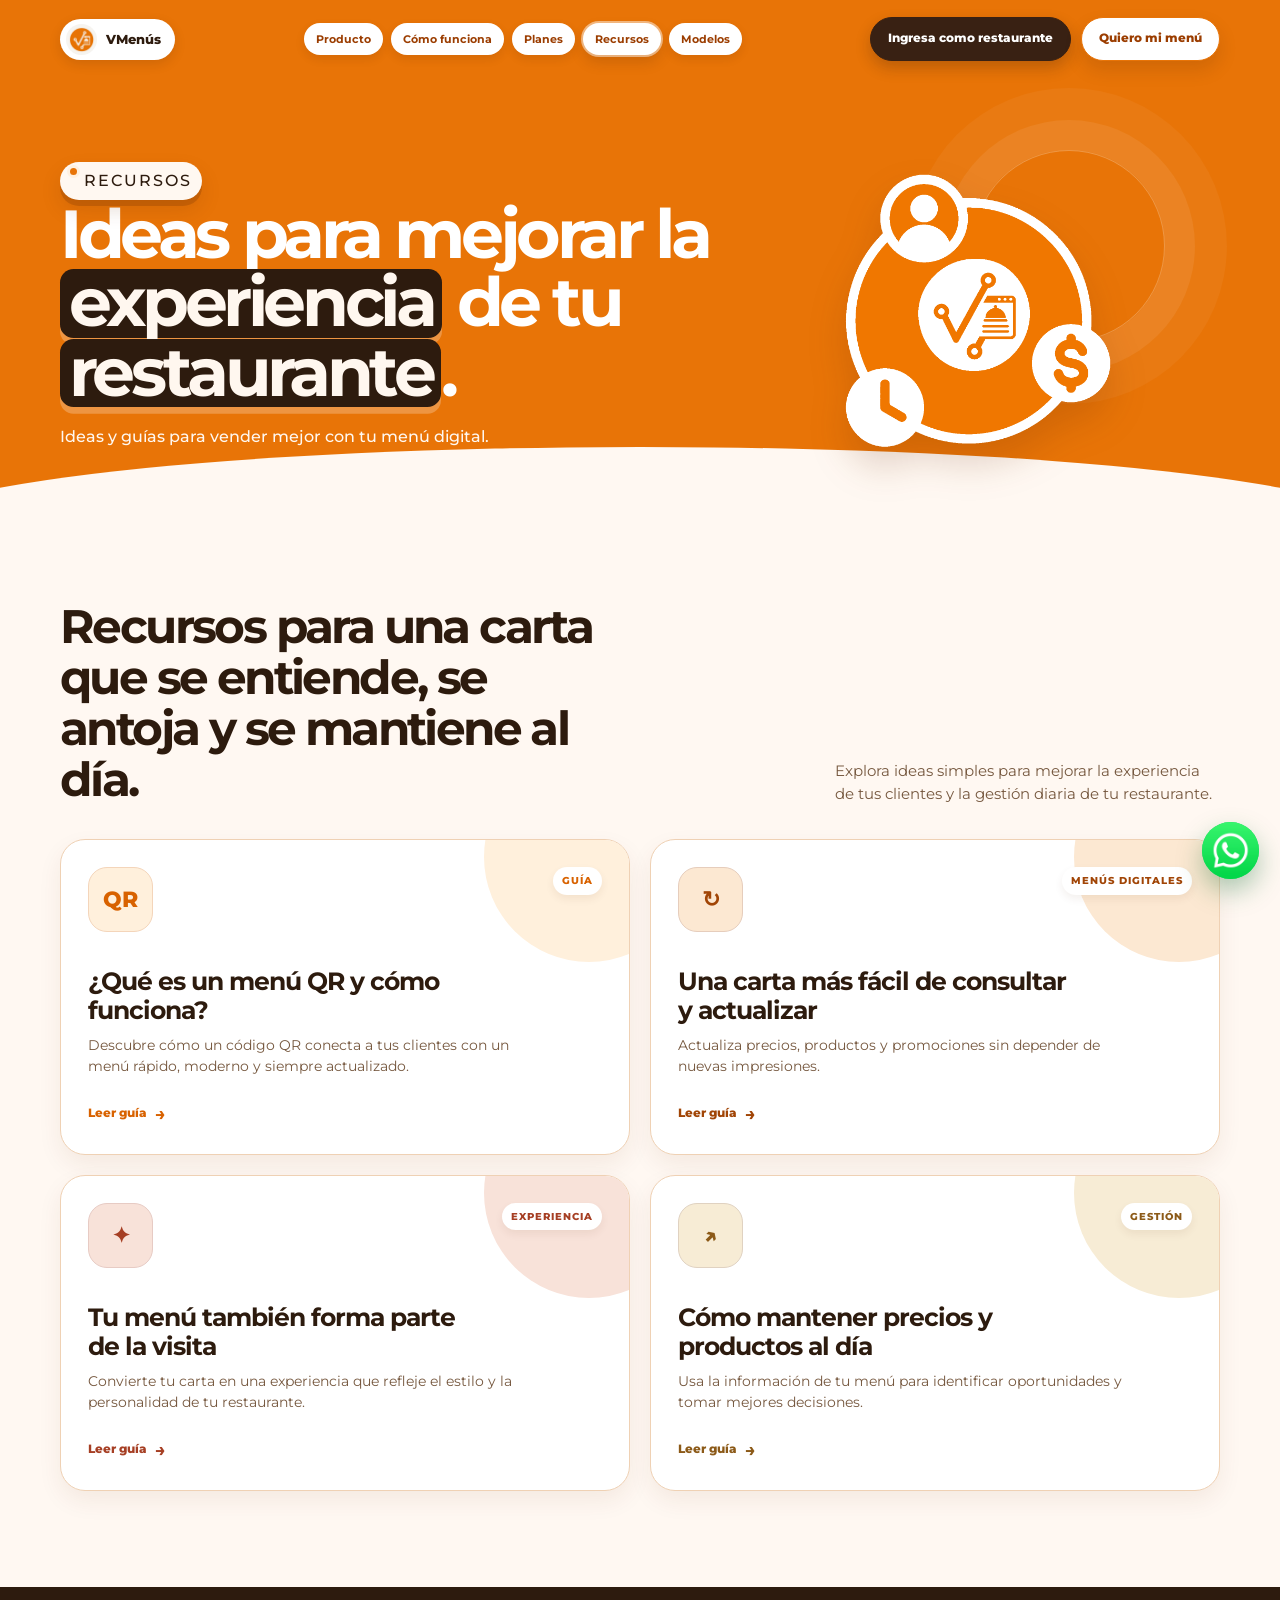
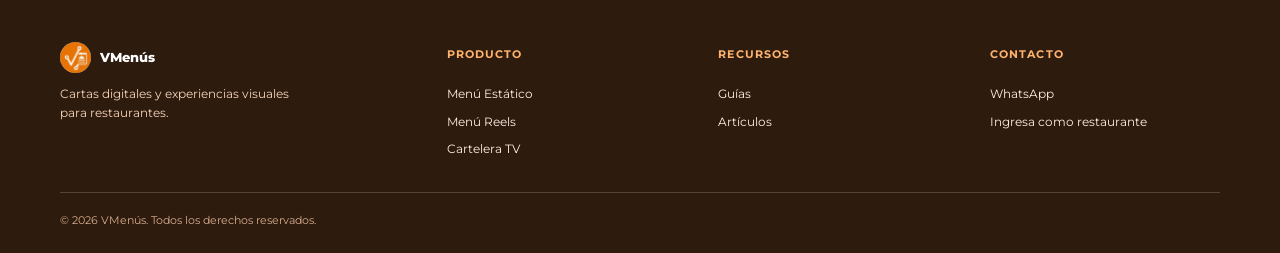
<file: recursos/index.html>
<!doctype html>
<html lang="es"><head><meta charset="utf-8"><meta name="viewport" content="width=device-width,initial-scale=1"><title>Recursos | VMenús</title><meta name="description" content="Guías prácticas para mejorar la experiencia, gestión y ventas de tu restaurante con un menú digital."><link rel="icon" type="image/png" href="../imagenes/favicon-v1.png"><link rel="preconnect" href="https://fonts.googleapis.com"><link rel="preconnect" href="https://fonts.gstatic.com" crossorigin><link href="https://fonts.googleapis.com/css2?family=Montserrat:wght@400;500;600;700;800&display=swap" rel="stylesheet"><link rel="stylesheet" href="recursos.css"><style>.nav-acciones{display:flex;align-items:center;gap:10px}.nav-acciones .boton{white-space:nowrap}.barra .nav .nav-acciones .boton-acceso{background:#392113;border-color:#392113;color:#fff;box-shadow:0 7px 15px rgba(45,27,14,.24)}.barra .nav .nav-acciones .boton-acceso:hover,.barra .nav .nav-acciones .boton-acceso:focus-visible{background:#5b321b;border-color:#5b321b;color:#fff}.barra.en-hero .nav .nav-acciones .boton-acceso{border-color:rgba(255,255,255,.55)}.nav-enlaces a.acceso-movil{display:none}@media(max-width:900px){.nav-acciones{display:none}.nav-enlaces a.acceso-movil{display:block}}@media(min-width:901px) and (max-width:1060px){.barra .nav-enlaces{gap:2px!important}header.barra .nav .nav-enlaces a{padding:8px 9px!important}.nav-acciones{gap:6px}.barra .nav .nav-acciones .boton{padding:10px 12px;font-size:.72rem}}</style></head><body>
<header class="barra"><nav class="contenedor nav" aria-label="Navegación principal"><a class="logo" href="../index.html#inicio"><img src="../imagenes/vmenus-logo-v4.webp" alt="Logo VMenús">VMenús</a><button class="menu-toggle" type="button" aria-expanded="false" aria-controls="menu-principal" aria-label="Abrir menú de navegación">☰</button><div class="nav-enlaces" id="menu-principal"><a href="../index.html#producto">Producto</a><a href="../index.html#como-funciona">Cómo funciona</a><a href="../index.html#planes">Planes</a><a href="index.html" aria-current="page">Recursos</a><a href="../modelos.html">Modelos</a><a class="acceso-restaurante acceso-movil" href="https://adminvmenus.verificame.click/" target="_blank" rel="noopener noreferrer">Ingresa como restaurante</a></div><div class="nav-acciones"><a class="boton boton-acceso" href="https://adminvmenus.verificame.click/" target="_blank" rel="noopener noreferrer">Ingresa como restaurante</a><a class="boton" href="https://wa.me/573151182283?text=Hola%2C%20quiero%20conocer%20VMenús">Quiero mi menú</a></div></nav></header>
<main><section class="hero-recursos"><div class="contenedor"><div class="hero-recursos__contenido"><p class="eyebrow">Recursos</p><h1>Ideas para mejorar la <span class="hero-destacado">experiencia</span> de tu <span class="hero-destacado">restaurante</span>.</h1><p>Ideas y guías para vender mejor con tu menú digital.</p></div><div class="hero-recursos-ilustracion" aria-hidden="true"><img src="../imagenes/recurso-hero-v3.png" alt=""></div></div></section><section class="biblioteca"><div class="contenedor"><div class="biblioteca__cabecera"><h2>Recursos para una carta que se entiende, se antoja y se mantiene al día.</h2><p>Explora ideas simples para mejorar la experiencia de tus clientes y la gestión diaria de tu restaurante.</p></div><div class="recursos-grid"><a class="recurso-card recurso-card--qr" href="menu-qr/"><div class="recurso-card__top"><span class="recurso-icon">QR</span><span class="recurso-categoria">Guía</span></div><h3>¿Qué es un menú QR y cómo funciona?</h3><p>Descubre cómo un código QR conecta a tus clientes con un menú rápido, moderno y siempre actualizado.</p><span class="recurso-card__accion">Leer guía <b>→</b></span></a><a class="recurso-card recurso-card--digital" href="carta-digital/"><div class="recurso-card__top"><span class="recurso-icon">↻</span><span class="recurso-categoria">Menús digitales</span></div><h3>Una carta más fácil de consultar y actualizar</h3><p>Actualiza precios, productos y promociones sin depender de nuevas impresiones.</p><span class="recurso-card__accion">Leer guía <b>→</b></span></a><a class="recurso-card recurso-card--experiencia" href="experiencia-de-menu/"><div class="recurso-card__top"><span class="recurso-icon">✦</span><span class="recurso-categoria">Experiencia</span></div><h3>Tu menú también forma parte de la visita</h3><p>Convierte tu carta en una experiencia que refleje el estilo y la personalidad de tu restaurante.</p><span class="recurso-card__accion">Leer guía <b>→</b></span></a><a class="recurso-card recurso-card--gestion" href="gestion-del-menu/"><div class="recurso-card__top"><span class="recurso-icon">↗</span><span class="recurso-categoria">Gestión</span></div><h3>Cómo mantener precios y productos al día</h3><p>Usa la información de tu menú para identificar oportunidades y tomar mejores decisiones.</p><span class="recurso-card__accion">Leer guía <b>→</b></span></a></div></div></section></main>
<footer><div class="contenedor"><div class="pie"><div><a class="logo" href="../index.html#inicio"><img src="../imagenes/vmenus-logo-footer-v1.webp" alt="Logo VMenús">VMenús</a><p>Cartas digitales y experiencias visuales para restaurantes.</p></div><div class="col"><h3>Producto</h3><a href="../menu-estatico/">Menú Estático</a><a href="../menu-reels/">Menú Reels</a><a href="../cartelera-tv/">Cartelera TV</a></div><div class="col"><h3>Recursos</h3><a href="index.html">Guías</a><a href="index.html">Artículos</a></div><div class="col"><h3>Contacto</h3><a href="https://wa.me/573151182283">WhatsApp</a><a href="https://adminvmenus.verificame.click/">Ingresa como restaurante</a></div></div><p class="copy">© 2026 VMenús. Todos los derechos reservados.</p></div></footer><a class="whatsapp" href="https://wa.me/573151182283" aria-label="Escribir por WhatsApp"><img src="../imagenes/whatsapp-v2.webp" alt=""></a><script src="recursos.js"></script></body></html>
</file>
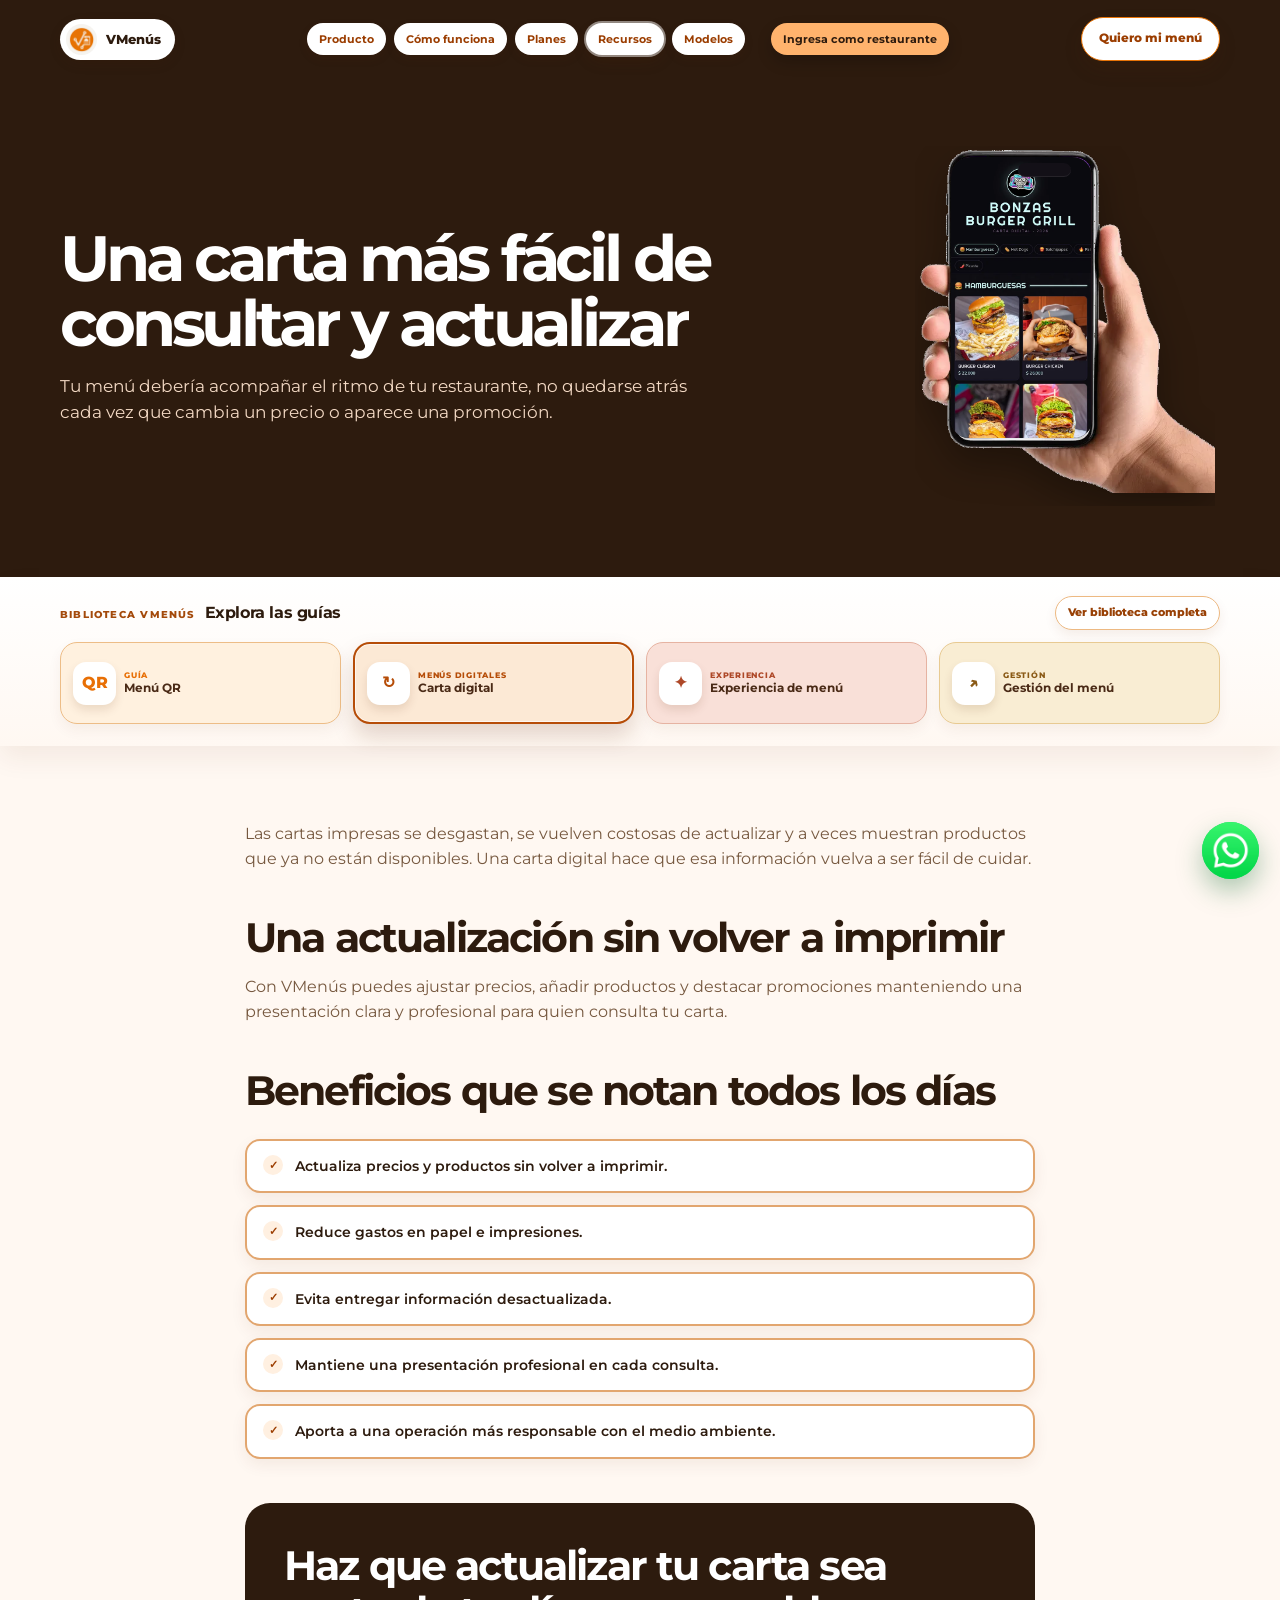
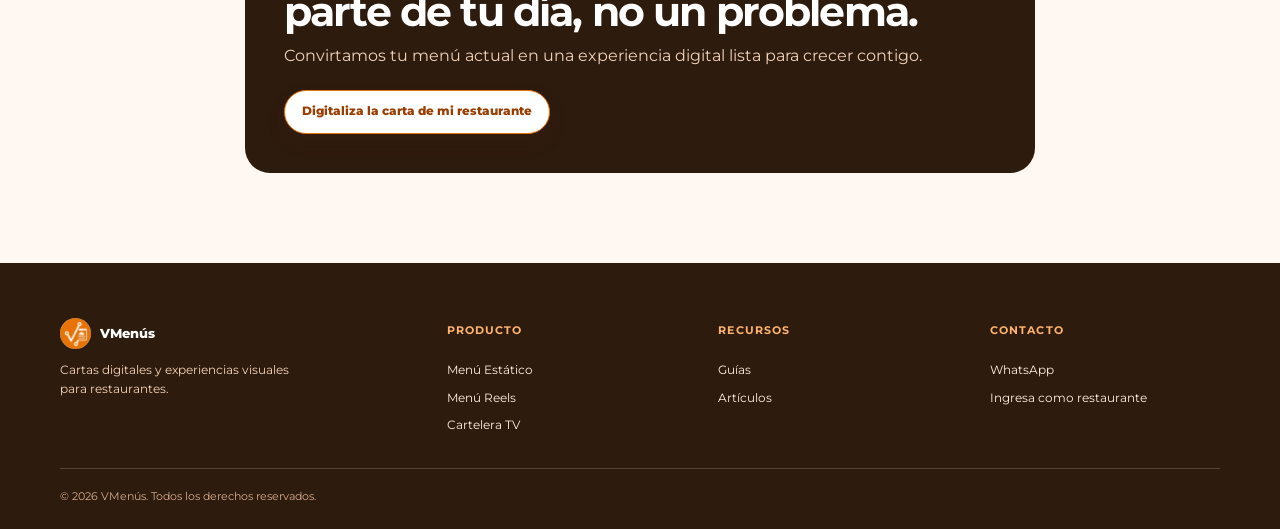
<file: recursos/carta-digital/index.html>
<!doctype html><html lang="es"><head><meta charset="utf-8"><meta name="viewport" content="width=device-width,initial-scale=1"><title>Carta digital actualizable | VMenús</title><meta name="description" content="Descubre cómo una carta digital te permite actualizar precios, productos y promociones sin reimprimir."><link rel="icon" type="image/png" href="../../imagenes/favicon-v1.png"><link rel="preconnect" href="https://fonts.googleapis.com"><link rel="preconnect" href="https://fonts.gstatic.com" crossorigin><link href="https://fonts.googleapis.com/css2?family=Montserrat:wght@400;500;600;700;800&display=swap" rel="stylesheet"><link rel="stylesheet" href="../recursos.css"></head><body class="recurso-articulo"><header class="barra"><nav class="contenedor nav" aria-label="Navegación principal"><a class="logo" href="../../index.html#inicio"><img src="../../imagenes/vmenus-logo-v4.webp" alt="Logo VMenús">VMenús</a><button class="menu-toggle" type="button" aria-expanded="false" aria-controls="menu-principal" aria-label="Abrir menú de navegación">☰</button><div class="nav-enlaces" id="menu-principal"><a href="../../index.html#producto">Producto</a><a href="../../index.html#como-funciona">Cómo funciona</a><a href="../../index.html#planes">Planes</a><a href="../index.html" aria-current="page">Recursos</a><a href="../../modelos.html">Modelos</a><a class="acceso-restaurante" href="https://adminvmenus.verificame.click/" target="_blank" rel="noopener noreferrer">Ingresa como restaurante</a></div><a class="boton" href="https://wa.me/573151182283?text=Hola%2C%20quiero%20digitalizar%20mi%20carta">Quiero mi menú</a></nav></header><main><section class="articulo-hero"><div class="contenedor"><div class="articulo-hero__layout"><div><h1>Una carta más fácil de consultar y actualizar</h1><p>Tu menú debería acompañar el ritmo de tu restaurante, no quedarse atrás cada vez que cambia un precio o aparece una promoción.</p></div><div class="articulo-hero__visual articulo-hero__visual--bonzas"><div class="bonzas-pantalla" aria-hidden="true"><img src="../../imagenes/bonzas-menu-v1.webp" alt=""></div><span class="bonzas-notch" aria-hidden="true"></span><img src="../../imagenes/hero-carta-bonzas-v1.webp" alt="Mano sosteniendo un menú digital de VMenús"></div></div></div></section><nav class="recurso-navegacion" aria-label="Explorar recursos"><div class="contenedor"><div class="explorador-cabecera"><div><span>Biblioteca VMenús</span><strong>Explora las guías</strong></div><a class="explorador-biblioteca" href="../index.html">Ver biblioteca completa</a></div><div class="explorador-lista"><a class="explorador-item explorador-item--menu-qr" href="../menu-qr/"><span class="explorador-icono">QR</span><span><small>GUÍA</small><strong>Menú QR</strong></span></a><a class="explorador-item explorador-item--carta-digital" href="../carta-digital/" aria-current="page"><span class="explorador-icono">↻</span><span><small>MENÚS DIGITALES</small><strong>Carta digital</strong></span></a><a class="explorador-item explorador-item--experiencia-de-menu" href="../experiencia-de-menu/"><span class="explorador-icono">✦</span><span><small>EXPERIENCIA</small><strong>Experiencia de menú</strong></span></a><a class="explorador-item explorador-item--gestion-del-menu" href="../gestion-del-menu/"><span class="explorador-icono">↗</span><span><small>GESTIÓN</small><strong>Gestión del menú</strong></span></a></div></div></nav><article class="articulo"><div class="articulo-contenido"><p>Las cartas impresas se desgastan, se vuelven costosas de actualizar y a veces muestran productos que ya no están disponibles. Una carta digital hace que esa información vuelva a ser fácil de cuidar.</p><h2>Una actualización sin volver a imprimir</h2><p>Con VMenús puedes ajustar precios, añadir productos y destacar promociones manteniendo una presentación clara y profesional para quien consulta tu carta.</p><h2>Beneficios que se notan todos los días</h2><ul><li tabindex="0">Actualiza precios y productos sin volver a imprimir.</li><li tabindex="0">Reduce gastos en papel e impresiones.</li><li tabindex="0">Evita entregar información desactualizada.</li><li tabindex="0">Mantiene una presentación profesional en cada consulta.</li><li tabindex="0">Aporta a una operación más responsable con el medio ambiente.</li></ul><div class="cta-articulo"><h2>Haz que actualizar tu carta sea parte de tu día, no un problema.</h2><p>Convirtamos tu menú actual en una experiencia digital lista para crecer contigo.</p><a class="boton" href="https://wa.me/573151182283?text=Hola%2C%20quiero%20digitalizar%20la%20carta%20de%20mi%20restaurante">Digitaliza la carta de mi restaurante</a></div></div></article></main><footer><div class="contenedor"><div class="pie"><div><a class="logo" href="../../index.html#inicio"><img src="../../imagenes/vmenus-logo-footer-v1.webp" alt="Logo VMenús">VMenús</a><p>Cartas digitales y experiencias visuales para restaurantes.</p></div><div class="col"><h3>Producto</h3><a href="../../menu-estatico/">Menú Estático</a><a href="../../menu-reels/">Menú Reels</a><a href="../../cartelera-tv/">Cartelera TV</a></div><div class="col"><h3>Recursos</h3><a href="../index.html">Guías</a><a href="../index.html">Artículos</a></div><div class="col"><h3>Contacto</h3><a href="https://wa.me/573151182283">WhatsApp</a><a href="https://adminvmenus.verificame.click/">Ingresa como restaurante</a></div></div><p class="copy">© 2026 VMenús. Todos los derechos reservados.</p></div></footer><a class="whatsapp" href="https://wa.me/573151182283" aria-label="Escribir por WhatsApp"><img src="../../imagenes/whatsapp-v2.webp" alt=""></a><script src="../recursos.js"></script></body></html>
</file>
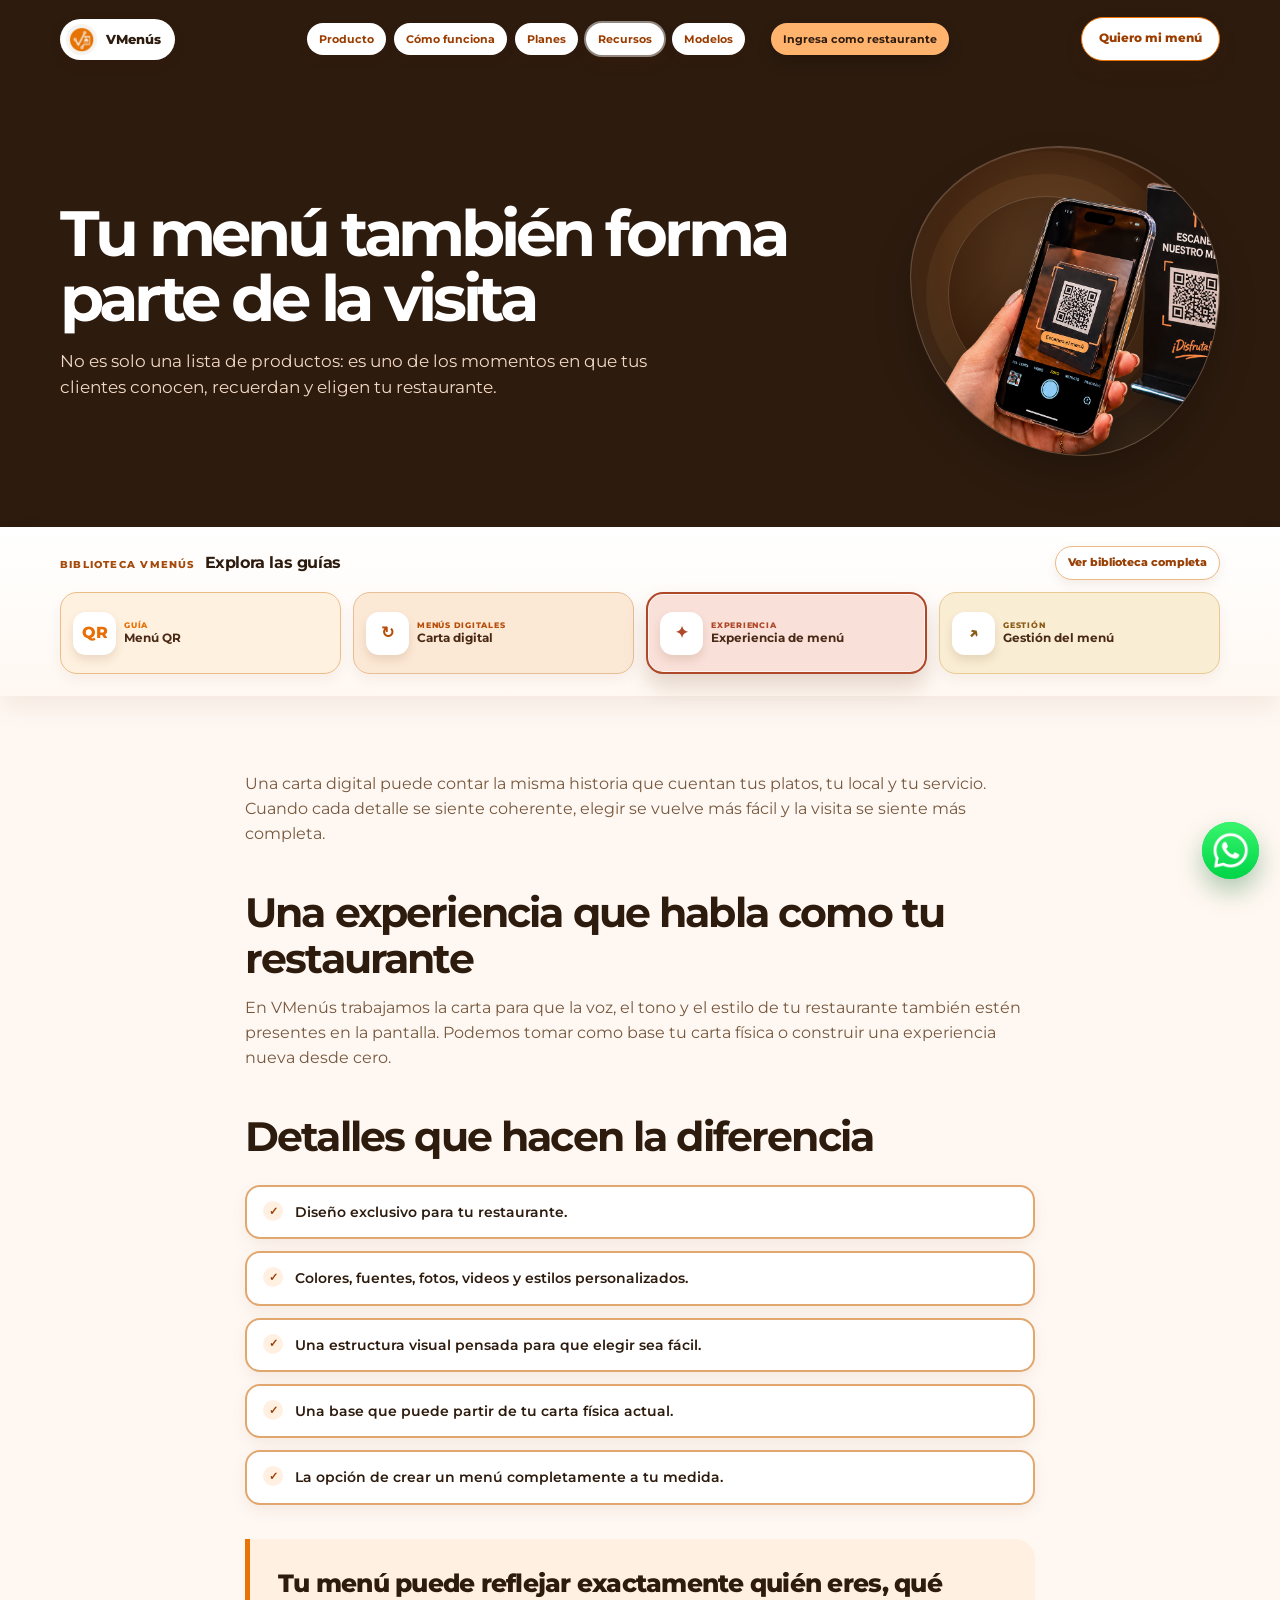
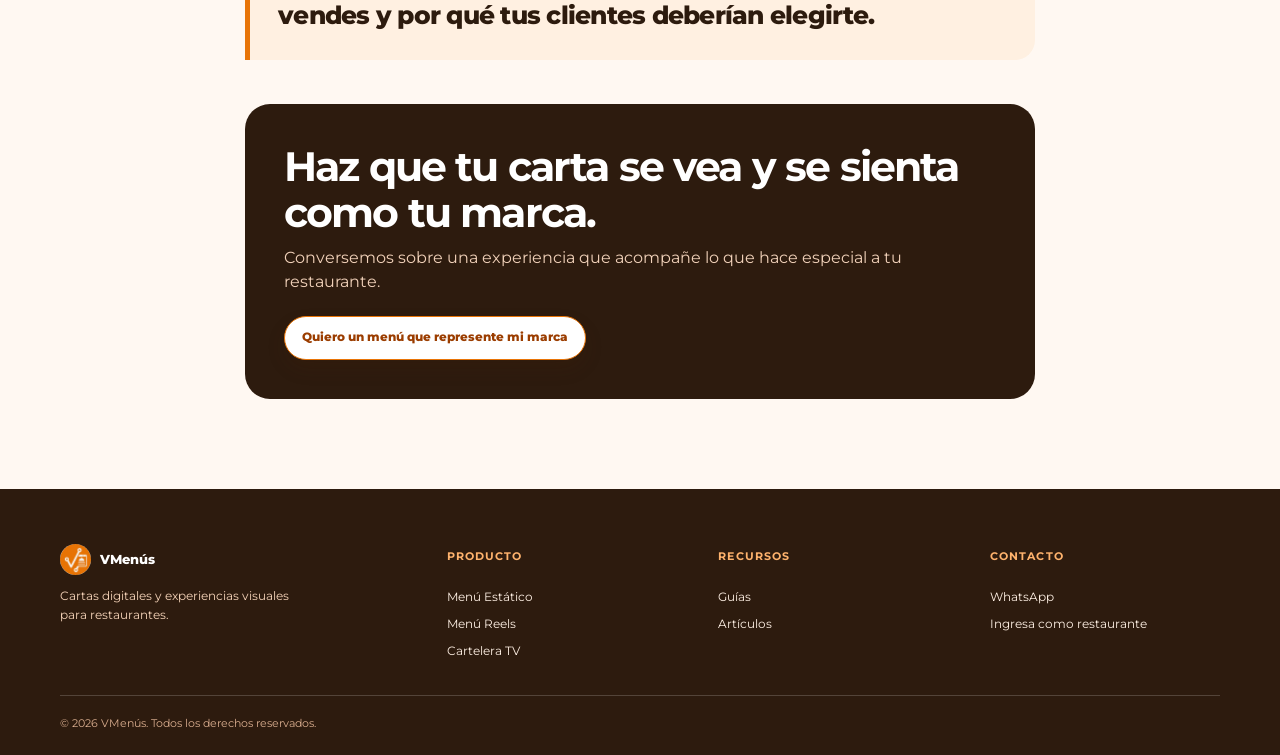
<file: recursos/experiencia-de-menu/index.html>
<!doctype html><html lang="es"><head><meta charset="utf-8"><meta name="viewport" content="width=device-width,initial-scale=1"><title>La experiencia de tu menú | VMenús</title><meta name="description" content="Descubre cómo un menú digital personalizado puede reflejar la identidad y experiencia de tu restaurante."><link rel="icon" type="image/png" href="../../imagenes/favicon-v1.png"><link rel="preconnect" href="https://fonts.googleapis.com"><link rel="preconnect" href="https://fonts.gstatic.com" crossorigin><link href="https://fonts.googleapis.com/css2?family=Montserrat:wght@400;500;600;700;800&display=swap" rel="stylesheet"><link rel="stylesheet" href="../recursos.css"></head><body class="recurso-articulo"><header class="barra"><nav class="contenedor nav" aria-label="Navegación principal"><a class="logo" href="../../index.html#inicio"><img src="../../imagenes/vmenus-logo-v4.webp" alt="Logo VMenús">VMenús</a><button class="menu-toggle" type="button" aria-expanded="false" aria-controls="menu-principal" aria-label="Abrir menú de navegación">☰</button><div class="nav-enlaces" id="menu-principal"><a href="../../index.html#producto">Producto</a><a href="../../index.html#como-funciona">Cómo funciona</a><a href="../../index.html#planes">Planes</a><a href="../index.html" aria-current="page">Recursos</a><a href="../../modelos.html">Modelos</a><a class="acceso-restaurante" href="https://adminvmenus.verificame.click/" target="_blank" rel="noopener noreferrer">Ingresa como restaurante</a></div><a class="boton" href="https://wa.me/573151182283?text=Hola%2C%20quiero%20un%20men%C3%BA%20personalizado">Quiero mi menú</a></nav></header><main><section class="articulo-hero"><div class="contenedor"><div class="articulo-hero__layout"><div><h1>Tu menú también forma parte de la visita</h1><p>No es solo una lista de productos: es uno de los momentos en que tus clientes conocen, recuerdan y eligen tu restaurante.</p></div><div class="articulo-hero__visual articulo-hero__visual--carta"><img src="../../imagenes/hero-carta-digital-v1.png" alt="Persona escaneando un menú digital VMenús"></div></div></div></section><nav class="recurso-navegacion" aria-label="Explorar recursos"><div class="contenedor"><div class="explorador-cabecera"><div><span>Biblioteca VMenús</span><strong>Explora las guías</strong></div><a class="explorador-biblioteca" href="../index.html">Ver biblioteca completa</a></div><div class="explorador-lista"><a class="explorador-item explorador-item--menu-qr" href="../menu-qr/"><span class="explorador-icono">QR</span><span><small>GUÍA</small><strong>Menú QR</strong></span></a><a class="explorador-item explorador-item--carta-digital" href="../carta-digital/"><span class="explorador-icono">↻</span><span><small>MENÚS DIGITALES</small><strong>Carta digital</strong></span></a><a class="explorador-item explorador-item--experiencia-de-menu" href="../experiencia-de-menu/" aria-current="page"><span class="explorador-icono">✦</span><span><small>EXPERIENCIA</small><strong>Experiencia de menú</strong></span></a><a class="explorador-item explorador-item--gestion-del-menu" href="../gestion-del-menu/"><span class="explorador-icono">↗</span><span><small>GESTIÓN</small><strong>Gestión del menú</strong></span></a></div></div></nav><article class="articulo"><div class="articulo-contenido"><p>Una carta digital puede contar la misma historia que cuentan tus platos, tu local y tu servicio. Cuando cada detalle se siente coherente, elegir se vuelve más fácil y la visita se siente más completa.</p><h2>Una experiencia que habla como tu restaurante</h2><p>En VMenús trabajamos la carta para que la voz, el tono y el estilo de tu restaurante también estén presentes en la pantalla. Podemos tomar como base tu carta física o construir una experiencia nueva desde cero.</p><h2>Detalles que hacen la diferencia</h2><ul><li tabindex="0">Diseño exclusivo para tu restaurante.</li><li tabindex="0">Colores, fuentes, fotos, videos y estilos personalizados.</li><li tabindex="0">Una estructura visual pensada para que elegir sea fácil.</li><li tabindex="0">Una base que puede partir de tu carta física actual.</li><li tabindex="0">La opción de crear un menú completamente a tu medida.</li></ul><aside class="mensaje-destacado">Tu menú puede reflejar exactamente quién eres, qué vendes y por qué tus clientes deberían elegirte.</aside><div class="cta-articulo"><h2>Haz que tu carta se vea y se sienta como tu marca.</h2><p>Conversemos sobre una experiencia que acompañe lo que hace especial a tu restaurante.</p><a class="boton" href="https://wa.me/573151182283?text=Hola%2C%20quiero%20un%20men%C3%BA%20que%20represente%20mi%20marca">Quiero un menú que represente mi marca</a></div></div></article></main><footer><div class="contenedor"><div class="pie"><div><a class="logo" href="../../index.html#inicio"><img src="../../imagenes/vmenus-logo-footer-v1.webp" alt="Logo VMenús">VMenús</a><p>Cartas digitales y experiencias visuales para restaurantes.</p></div><div class="col"><h3>Producto</h3><a href="../../menu-estatico/">Menú Estático</a><a href="../../menu-reels/">Menú Reels</a><a href="../../cartelera-tv/">Cartelera TV</a></div><div class="col"><h3>Recursos</h3><a href="../index.html">Guías</a><a href="../index.html">Artículos</a></div><div class="col"><h3>Contacto</h3><a href="https://wa.me/573151182283">WhatsApp</a><a href="https://adminvmenus.verificame.click/">Ingresa como restaurante</a></div></div><p class="copy">© 2026 VMenús. Todos los derechos reservados.</p></div></footer><a class="whatsapp" href="https://wa.me/573151182283" aria-label="Escribir por WhatsApp"><img src="../../imagenes/whatsapp-v2.webp" alt=""></a><script src="../recursos.js"></script></body></html>
</file>
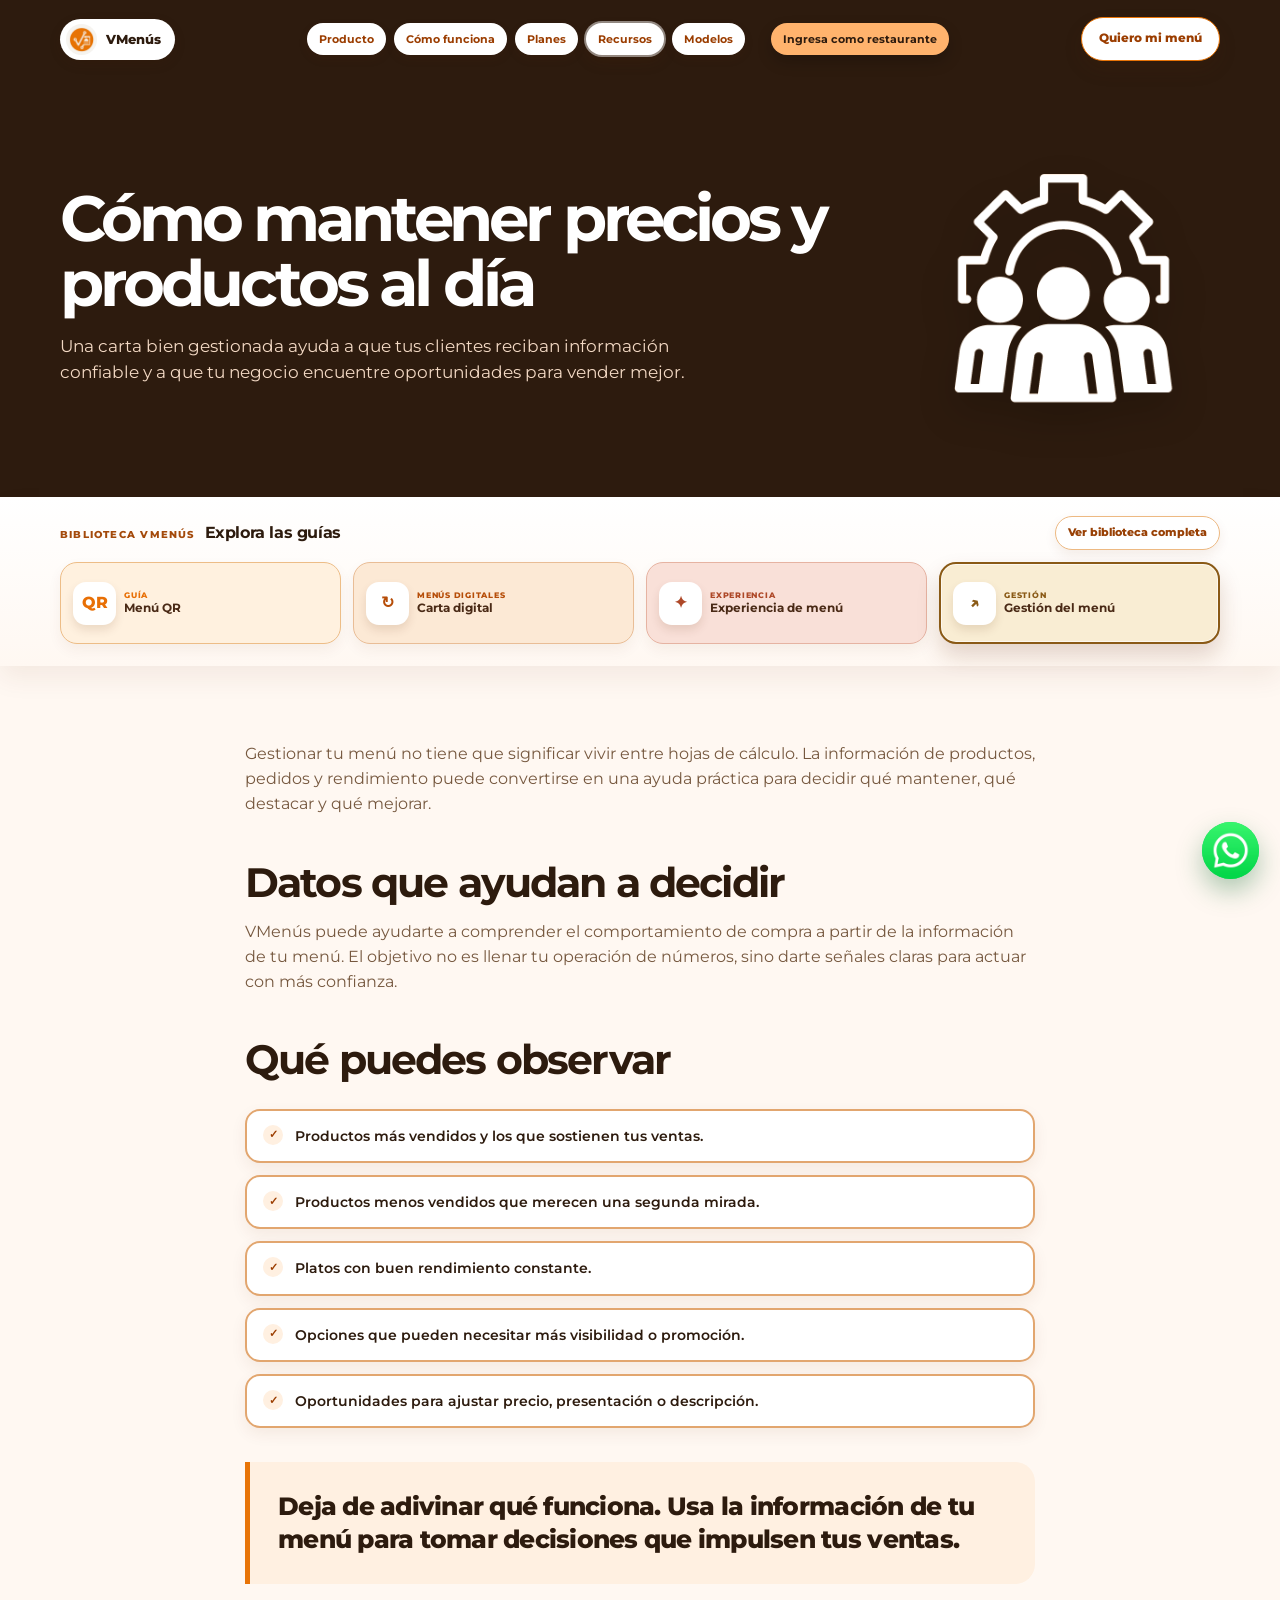
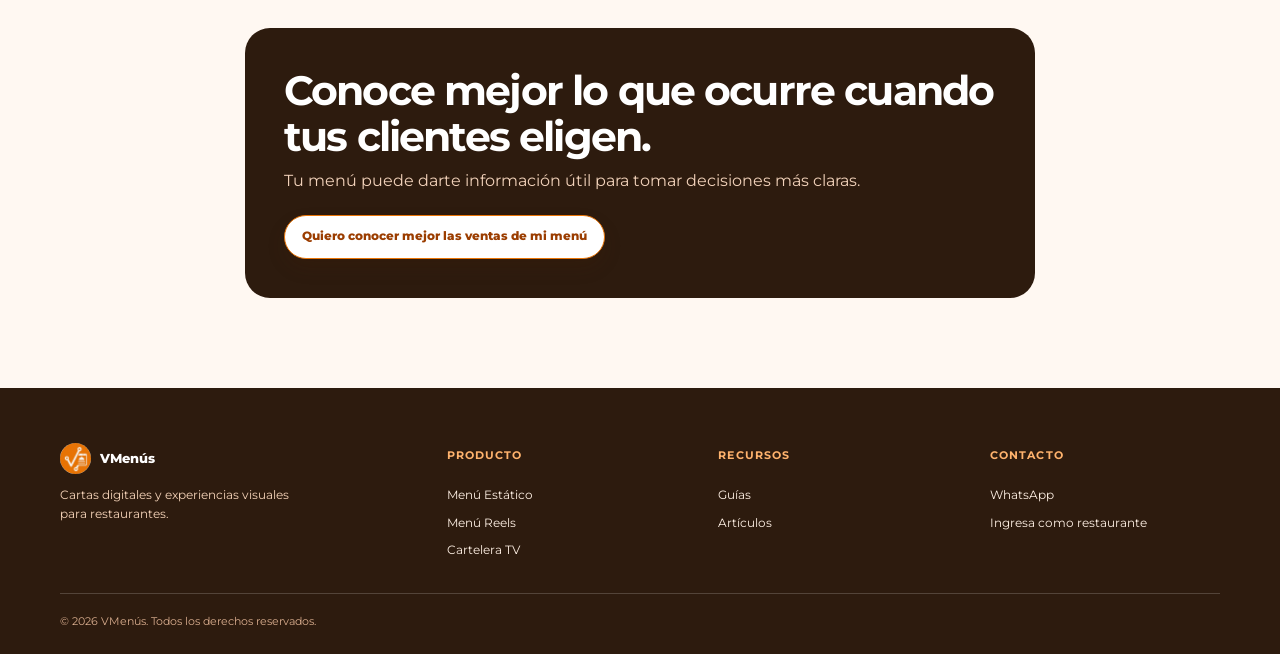
<file: recursos/gestion-del-menu/index.html>
<!doctype html><html lang="es"><head><meta charset="utf-8"><meta name="viewport" content="width=device-width,initial-scale=1"><title>Gestión del menú y ventas | VMenús</title><meta name="description" content="Aprende a usar la información de tu menú digital para mantener precios al día y tomar mejores decisiones de venta."><link rel="icon" type="image/png" href="../../imagenes/favicon-v1.png"><link rel="preconnect" href="https://fonts.googleapis.com"><link rel="preconnect" href="https://fonts.gstatic.com" crossorigin><link href="https://fonts.googleapis.com/css2?family=Montserrat:wght@400;500;600;700;800&display=swap" rel="stylesheet"><link rel="stylesheet" href="../recursos.css"></head><body class="recurso-articulo"><header class="barra"><nav class="contenedor nav" aria-label="Navegación principal"><a class="logo" href="../../index.html#inicio"><img src="../../imagenes/vmenus-logo-v4.webp" alt="Logo VMenús">VMenús</a><button class="menu-toggle" type="button" aria-expanded="false" aria-controls="menu-principal" aria-label="Abrir menú de navegación">☰</button><div class="nav-enlaces" id="menu-principal"><a href="../../index.html#producto">Producto</a><a href="../../index.html#como-funciona">Cómo funciona</a><a href="../../index.html#planes">Planes</a><a href="../index.html" aria-current="page">Recursos</a><a href="../../modelos.html">Modelos</a><a class="acceso-restaurante" href="https://adminvmenus.verificame.click/" target="_blank" rel="noopener noreferrer">Ingresa como restaurante</a></div><a class="boton" href="https://wa.me/573151182283?text=Hola%2C%20quiero%20conocer%20mejor%20las%20ventas%20de%20mi%20men%C3%BA">Quiero mi menú</a></nav></header><main><section class="articulo-hero"><div class="contenedor"><div class="articulo-hero__layout"><div><h1>Cómo mantener precios y productos al día</h1><p>Una carta bien gestionada ayuda a que tus clientes reciban información confiable y a que tu negocio encuentre oportunidades para vender mejor.</p></div><div class="articulo-hero__visual articulo-hero__visual--gestion"><img src="../../imagenes/hero-gestion-v1.png" alt="Ilustración de gestión y análisis del menú"></div></div></div></section><nav class="recurso-navegacion" aria-label="Explorar recursos"><div class="contenedor"><div class="explorador-cabecera"><div><span>Biblioteca VMenús</span><strong>Explora las guías</strong></div><a class="explorador-biblioteca" href="../index.html">Ver biblioteca completa</a></div><div class="explorador-lista"><a class="explorador-item explorador-item--menu-qr" href="../menu-qr/"><span class="explorador-icono">QR</span><span><small>GUÍA</small><strong>Menú QR</strong></span></a><a class="explorador-item explorador-item--carta-digital" href="../carta-digital/"><span class="explorador-icono">↻</span><span><small>MENÚS DIGITALES</small><strong>Carta digital</strong></span></a><a class="explorador-item explorador-item--experiencia-de-menu" href="../experiencia-de-menu/"><span class="explorador-icono">✦</span><span><small>EXPERIENCIA</small><strong>Experiencia de menú</strong></span></a><a class="explorador-item explorador-item--gestion-del-menu" href="../gestion-del-menu/" aria-current="page"><span class="explorador-icono">↗</span><span><small>GESTIÓN</small><strong>Gestión del menú</strong></span></a></div></div></nav><article class="articulo"><div class="articulo-contenido"><p>Gestionar tu menú no tiene que significar vivir entre hojas de cálculo. La información de productos, pedidos y rendimiento puede convertirse en una ayuda práctica para decidir qué mantener, qué destacar y qué mejorar.</p><h2>Datos que ayudan a decidir</h2><p>VMenús puede ayudarte a comprender el comportamiento de compra a partir de la información de tu menú. El objetivo no es llenar tu operación de números, sino darte señales claras para actuar con más confianza.</p><h2>Qué puedes observar</h2><ul><li tabindex="0">Productos más vendidos y los que sostienen tus ventas.</li><li tabindex="0">Productos menos vendidos que merecen una segunda mirada.</li><li tabindex="0">Platos con buen rendimiento constante.</li><li tabindex="0">Opciones que pueden necesitar más visibilidad o promoción.</li><li tabindex="0">Oportunidades para ajustar precio, presentación o descripción.</li></ul><aside class="mensaje-destacado">Deja de adivinar qué funciona. Usa la información de tu menú para tomar decisiones que impulsen tus ventas.</aside><div class="cta-articulo"><h2>Conoce mejor lo que ocurre cuando tus clientes eligen.</h2><p>Tu menú puede darte información útil para tomar decisiones más claras.</p><a class="boton" href="https://wa.me/573151182283?text=Hola%2C%20quiero%20conocer%20mejor%20las%20ventas%20de%20mi%20men%C3%BA">Quiero conocer mejor las ventas de mi menú</a></div></div></article></main><footer><div class="contenedor"><div class="pie"><div><a class="logo" href="../../index.html#inicio"><img src="../../imagenes/vmenus-logo-footer-v1.webp" alt="Logo VMenús">VMenús</a><p>Cartas digitales y experiencias visuales para restaurantes.</p></div><div class="col"><h3>Producto</h3><a href="../../menu-estatico/">Menú Estático</a><a href="../../menu-reels/">Menú Reels</a><a href="../../cartelera-tv/">Cartelera TV</a></div><div class="col"><h3>Recursos</h3><a href="../index.html">Guías</a><a href="../index.html">Artículos</a></div><div class="col"><h3>Contacto</h3><a href="https://wa.me/573151182283">WhatsApp</a><a href="https://adminvmenus.verificame.click/">Ingresa como restaurante</a></div></div><p class="copy">© 2026 VMenús. Todos los derechos reservados.</p></div></footer><a class="whatsapp" href="https://wa.me/573151182283" aria-label="Escribir por WhatsApp"><img src="../../imagenes/whatsapp-v2.webp" alt=""></a><script src="../recursos.js"></script></body></html>
</file>
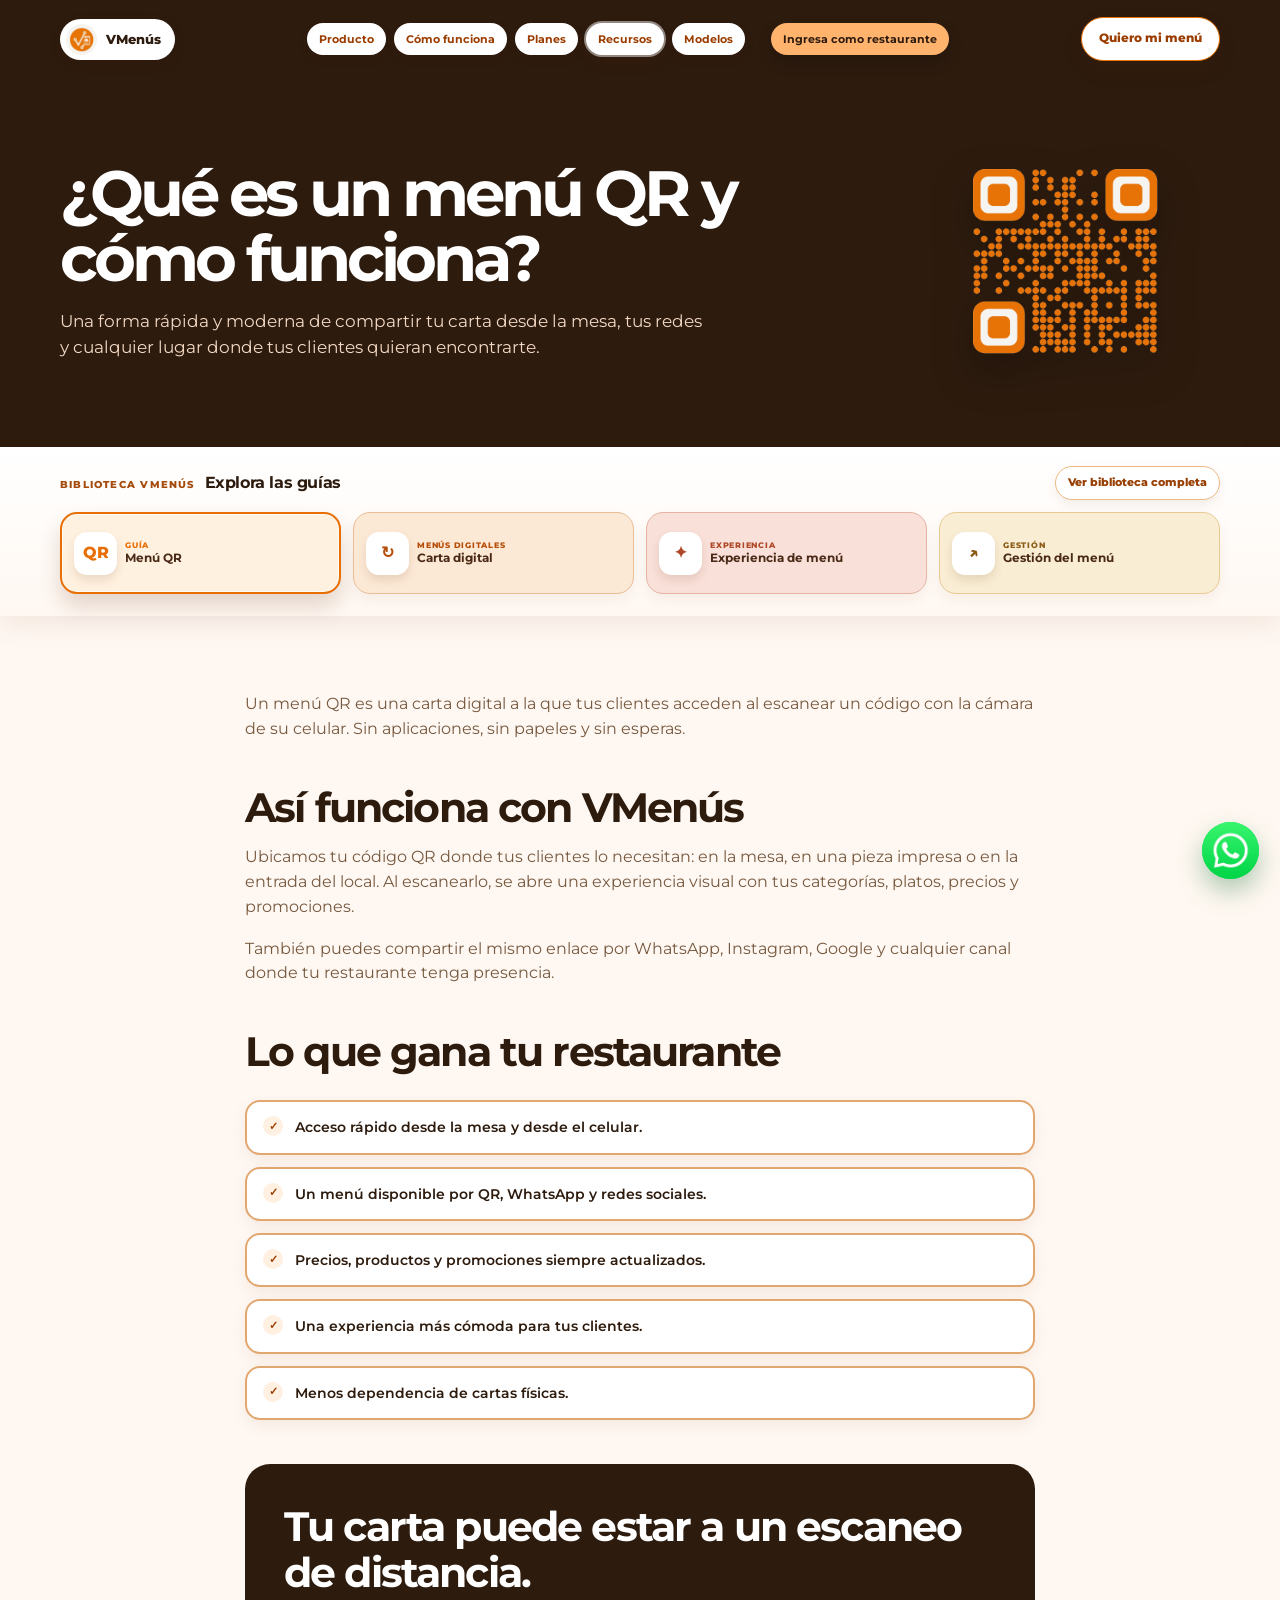
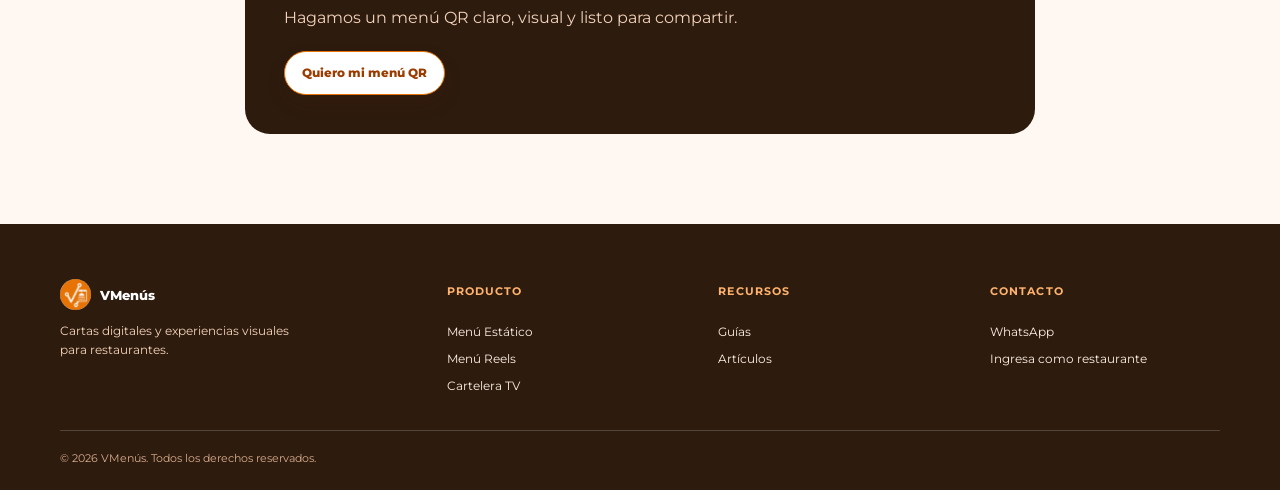
<file: recursos/menu-qr/index.html>
<!doctype html><html lang="es"><head><meta charset="utf-8"><meta name="viewport" content="width=device-width,initial-scale=1"><title>¿Qué es un menú QR? | VMenús</title><meta name="description" content="Conoce qué es un menú QR y cómo ayuda a tu restaurante a ofrecer una carta digital rápida, visual y actualizada."><link rel="icon" type="image/png" href="../../imagenes/favicon-v1.png"><link rel="preconnect" href="https://fonts.googleapis.com"><link rel="preconnect" href="https://fonts.gstatic.com" crossorigin><link href="https://fonts.googleapis.com/css2?family=Montserrat:wght@400;500;600;700;800&display=swap" rel="stylesheet"><link rel="stylesheet" href="../recursos.css"></head><body class="recurso-articulo"><header class="barra"><nav class="contenedor nav" aria-label="Navegación principal"><a class="logo" href="../../index.html#inicio"><img src="../../imagenes/vmenus-logo-v4.webp" alt="Logo VMenús">VMenús</a><button class="menu-toggle" type="button" aria-expanded="false" aria-controls="menu-principal" aria-label="Abrir menú de navegación">☰</button><div class="nav-enlaces" id="menu-principal"><a href="../../index.html#producto">Producto</a><a href="../../index.html#como-funciona">Cómo funciona</a><a href="../../index.html#planes">Planes</a><a href="../index.html" aria-current="page">Recursos</a><a href="../../modelos.html">Modelos</a><a class="acceso-restaurante" href="https://adminvmenus.verificame.click/" target="_blank" rel="noopener noreferrer">Ingresa como restaurante</a></div><a class="boton" href="https://wa.me/573151182283?text=Hola%2C%20quiero%20mi%20men%C3%BA%20QR">Quiero mi menú</a></nav></header><main><section class="articulo-hero"><div class="contenedor"><div class="articulo-hero__layout"><div><h1>¿Qué es un menú QR y cómo funciona?</h1><p>Una forma rápida y moderna de compartir tu carta desde la mesa, tus redes y cualquier lugar donde tus clientes quieran encontrarte.</p></div><div class="articulo-hero__visual articulo-hero__visual--qr"><img src="../../imagenes/hero-menu-qr-v1.png" alt="Código QR de VMenús"></div></div></div></section><nav class="recurso-navegacion" aria-label="Explorar recursos"><div class="contenedor"><div class="explorador-cabecera"><div><span>Biblioteca VMenús</span><strong>Explora las guías</strong></div><a class="explorador-biblioteca" href="../index.html">Ver biblioteca completa</a></div><div class="explorador-lista"><a class="explorador-item explorador-item--menu-qr" href="../menu-qr/" aria-current="page"><span class="explorador-icono">QR</span><span><small>GUÍA</small><strong>Menú QR</strong></span></a><a class="explorador-item explorador-item--carta-digital" href="../carta-digital/"><span class="explorador-icono">↻</span><span><small>MENÚS DIGITALES</small><strong>Carta digital</strong></span></a><a class="explorador-item explorador-item--experiencia-de-menu" href="../experiencia-de-menu/"><span class="explorador-icono">✦</span><span><small>EXPERIENCIA</small><strong>Experiencia de menú</strong></span></a><a class="explorador-item explorador-item--gestion-del-menu" href="../gestion-del-menu/"><span class="explorador-icono">↗</span><span><small>GESTIÓN</small><strong>Gestión del menú</strong></span></a></div></div></nav><article class="articulo"><div class="articulo-contenido"><p>Un menú QR es una carta digital a la que tus clientes acceden al escanear un código con la cámara de su celular. Sin aplicaciones, sin papeles y sin esperas.</p><h2>Así funciona con VMenús</h2><p>Ubicamos tu código QR donde tus clientes lo necesitan: en la mesa, en una pieza impresa o en la entrada del local. Al escanearlo, se abre una experiencia visual con tus categorías, platos, precios y promociones.</p><p>También puedes compartir el mismo enlace por WhatsApp, Instagram, Google y cualquier canal donde tu restaurante tenga presencia.</p><h2>Lo que gana tu restaurante</h2><ul><li tabindex="0">Acceso rápido desde la mesa y desde el celular.</li><li tabindex="0">Un menú disponible por QR, WhatsApp y redes sociales.</li><li tabindex="0">Precios, productos y promociones siempre actualizados.</li><li tabindex="0">Una experiencia más cómoda para tus clientes.</li><li tabindex="0">Menos dependencia de cartas físicas.</li></ul><div class="cta-articulo"><h2>Tu carta puede estar a un escaneo de distancia.</h2><p>Hagamos un menú QR claro, visual y listo para compartir.</p><a class="boton" href="https://wa.me/573151182283?text=Hola%2C%20quiero%20mi%20men%C3%BA%20QR">Quiero mi menú QR</a></div></div></article></main><footer><div class="contenedor"><div class="pie"><div><a class="logo" href="../../index.html#inicio"><img src="../../imagenes/vmenus-logo-footer-v1.webp" alt="Logo VMenús">VMenús</a><p>Cartas digitales y experiencias visuales para restaurantes.</p></div><div class="col"><h3>Producto</h3><a href="../../menu-estatico/">Menú Estático</a><a href="../../menu-reels/">Menú Reels</a><a href="../../cartelera-tv/">Cartelera TV</a></div><div class="col"><h3>Recursos</h3><a href="../index.html">Guías</a><a href="../index.html">Artículos</a></div><div class="col"><h3>Contacto</h3><a href="https://wa.me/573151182283">WhatsApp</a><a href="https://adminvmenus.verificame.click/">Ingresa como restaurante</a></div></div><p class="copy">© 2026 VMenús. Todos los derechos reservados.</p></div></footer><a class="whatsapp" href="https://wa.me/573151182283" aria-label="Escribir por WhatsApp"><img src="../../imagenes/whatsapp-v2.webp" alt=""></a><script src="../recursos.js"></script></body></html>
</file>
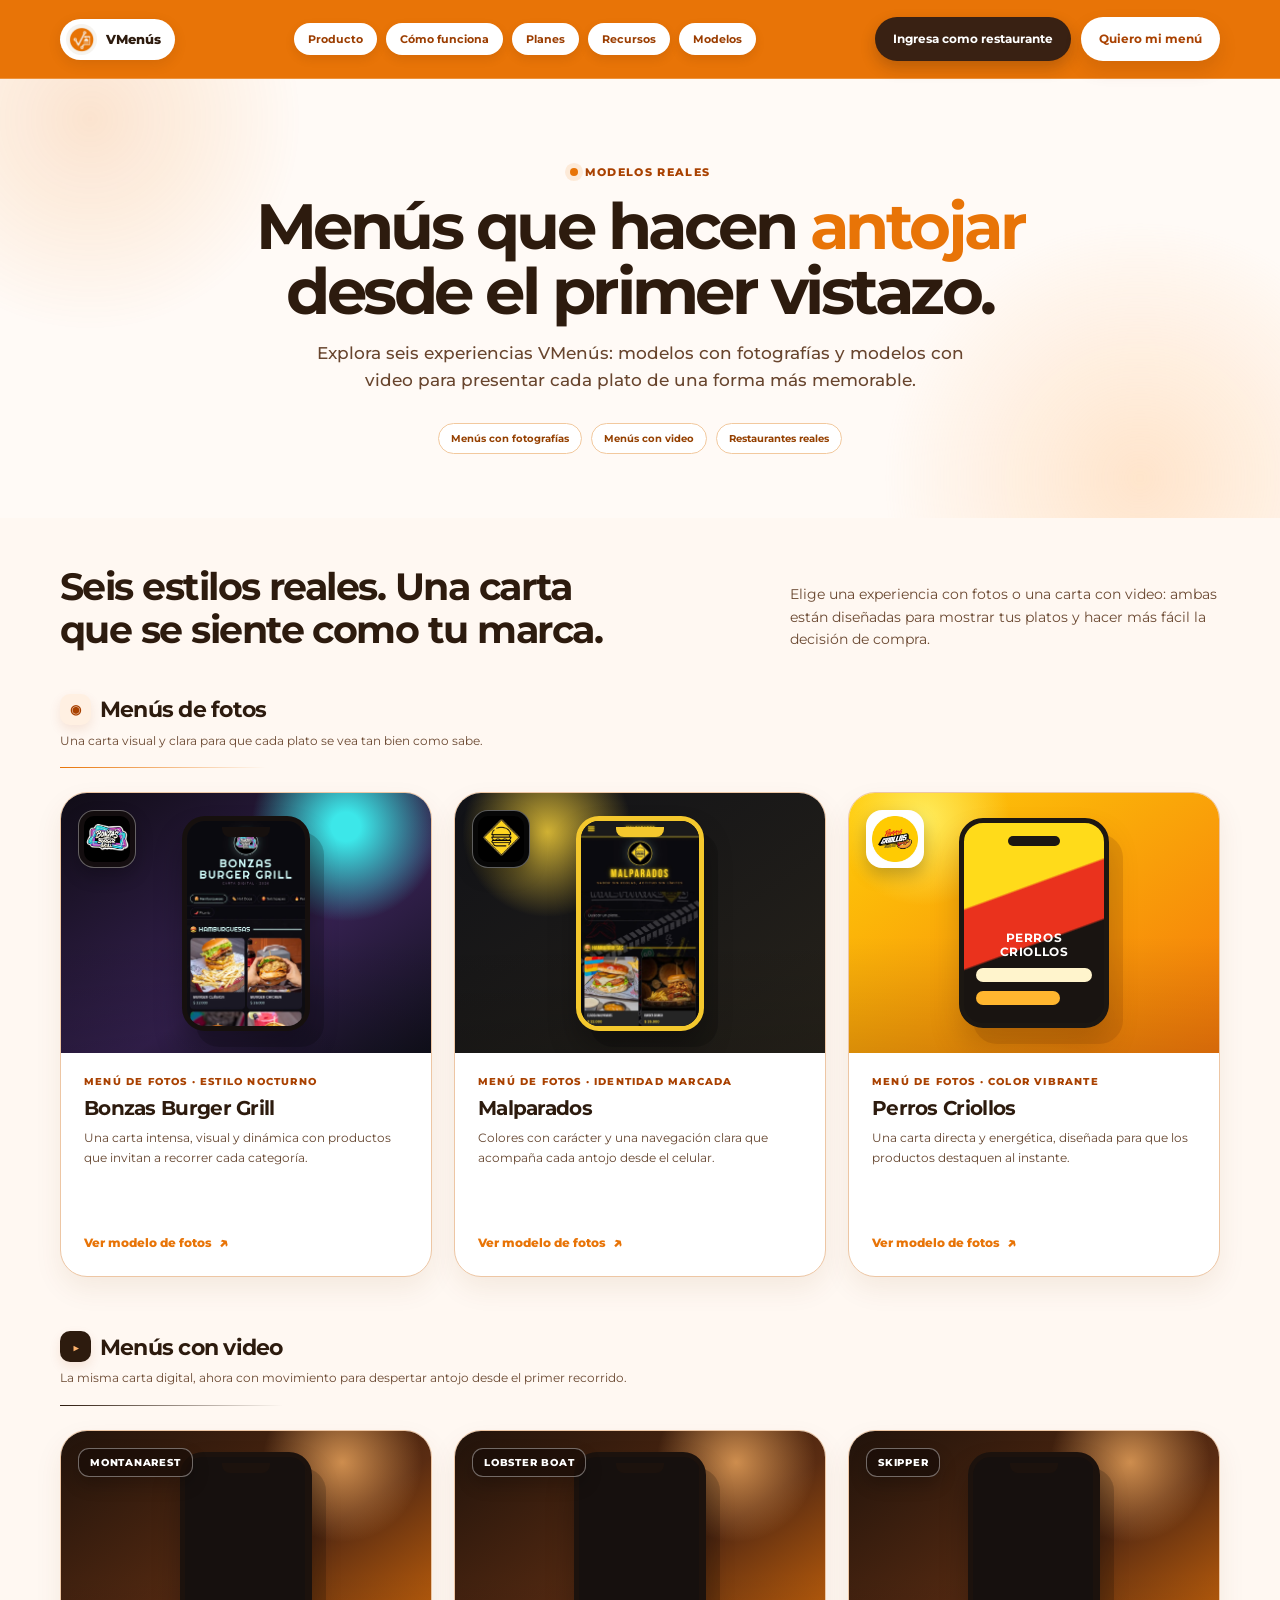
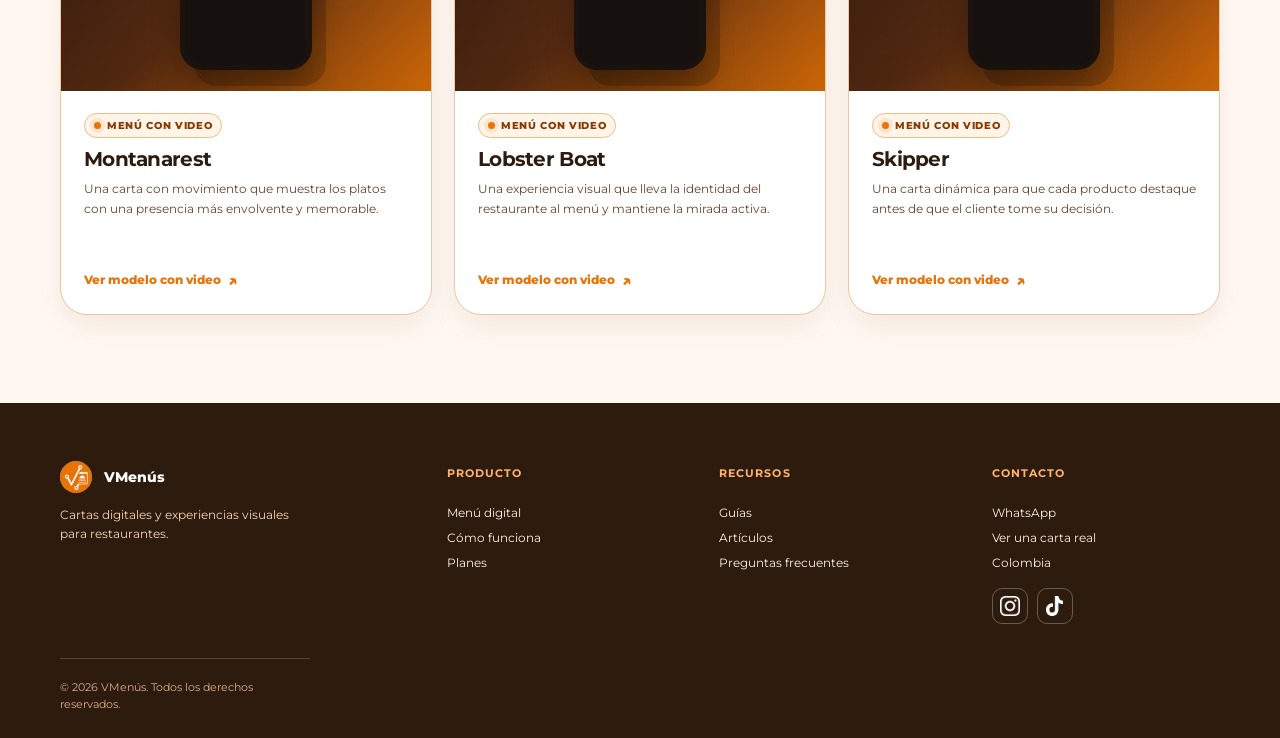
<file: modelos.html>
<!doctype html>
<html lang="es">
<head>
  <meta charset="utf-8"><meta name="viewport" content="width=device-width,initial-scale=1">
  <title>VMenús</title>
  <link rel="icon" type="image/png" href="imagenes/favicon-v1.png">
  <link rel="preconnect" href="https://fonts.googleapis.com"><link rel="preconnect" href="https://fonts.gstatic.com" crossorigin><link href="https://fonts.googleapis.com/css2?family=Montserrat:wght@400;500;600;700;800&display=swap" rel="stylesheet">
  <style>
    :root{--orange:#e87407;--orange-dark:#a94100;--ink:#2d1b0e;--cream:#fff8f2;--line:#edc6a4;--shadow:0 22px 45px rgba(92,44,12,.14)}*{box-sizing:border-box}html{scroll-behavior:smooth}body{margin:0;background:var(--cream);color:var(--ink);font-family:Montserrat,Arial,sans-serif}.contenedor{width:min(100% - 40px,1160px);margin:auto}.barra{position:sticky;z-index:20;top:0;border-bottom:1px solid rgba(255,255,255,.22);background:var(--orange);transition:background .28s ease,box-shadow .28s ease,border-color .28s ease}.barra.scrolled{border-color:rgba(73,35,8,.1);background:rgba(255,255,255,.97);box-shadow:0 7px 22px rgba(73,35,8,.12)}.nav{display:flex;min-height:78px;align-items:center;justify-content:space-between;gap:20px}.logo{display:flex;align-items:center;gap:9px;padding:5px 14px 5px 6px;border-radius:999px;background:#fff;color:var(--ink);font-size:.83rem;font-weight:800;text-decoration:none;box-shadow:0 4px 13px rgba(73,35,8,.12)}.logo img{width:31px;height:31px;border-radius:50%;object-fit:cover}.nav-enlaces{display:flex;align-items:center;gap:7px}.nav-enlaces a{position:relative;padding:9px 13px;border-radius:999px;color:#fff;font-size:.71rem;font-weight:600;text-decoration:none;transition:background .22s ease,color .22s ease,transform .22s ease}.nav-enlaces a:after{position:absolute;right:13px;bottom:4px;left:13px;height:2px;border-radius:999px;background:#fff;content:'';transform:scaleX(0);transition:transform .22s ease}.nav-enlaces a:hover,.nav-enlaces a:focus-visible{background:rgba(255,255,255,.14);outline:0;transform:translateY(-2px)}.nav-enlaces a:hover:after,.nav-enlaces a:focus-visible:after{transform:scaleX(1)}.barra.scrolled .nav-enlaces a{color:#432716}.barra.scrolled .nav-enlaces a:hover,.barra.scrolled .nav-enlaces a:focus-visible{background:#fff0e2;color:var(--orange-dark)}.barra.scrolled .nav-enlaces a:after{background:var(--orange)}.boton{display:inline-flex;min-height:44px;align-items:center;justify-content:center;padding:11px 18px;border:0;border-radius:999px;background:#fff;color:var(--orange-dark);box-shadow:0 9px 18px rgba(96,42,5,.15);font:700 .73rem Montserrat,Arial,sans-serif;text-decoration:none;transition:transform .22s ease,box-shadow .22s ease,background .22s ease}.boton:hover,.boton:focus-visible{background:#fff1e4;outline:0;transform:translateY(-3px);box-shadow:0 14px 23px rgba(96,42,5,.21)}.barra.scrolled .boton{background:var(--orange);color:#fff}.barra.scrolled .boton:hover,.barra.scrolled .boton:focus-visible{background:var(--orange-dark)}.menu-toggle{display:none;width:42px;height:42px;border:1px solid rgba(255,255,255,.35);border-radius:12px;background:transparent;color:#fff;font:700 1.1rem Montserrat,sans-serif}.barra.scrolled .menu-toggle{border-color:var(--line);color:var(--ink)}
    .hero-modelos{position:relative;overflow:hidden;padding:82px 0 64px;background:#fffaf6;text-align:center}.hero-modelos:before,.hero-modelos:after{position:absolute;border-radius:50%;content:'';filter:blur(2px)}.hero-modelos:before{top:-180px;left:-130px;width:440px;height:440px;background:radial-gradient(circle,rgba(232,116,7,.16),rgba(232,116,7,0) 68%)}.hero-modelos:after{right:-130px;bottom:-230px;width:540px;height:540px;background:radial-gradient(circle,rgba(255,190,125,.35),rgba(255,190,125,0) 67%)}.hero-modelos .contenedor{position:relative;z-index:1}.punto{display:inline-flex;align-items:center;gap:7px;margin-bottom:15px;color:var(--orange-dark);font-size:.68rem;font-weight:800;letter-spacing:.12em;text-transform:uppercase}.punto:before{width:8px;height:8px;border-radius:50%;background:var(--orange);box-shadow:0 0 0 5px rgba(232,116,7,.12);content:''}.hero-modelos h1{max-width:790px;margin:0 auto 15px;font-size:clamp(2.45rem,5vw,4.65rem);line-height:1.02;letter-spacing:-.055em}.hero-modelos h1 em{color:var(--orange);font-style:normal}.hero-modelos p{max-width:670px;margin:auto;color:#68452e;font-size:clamp(.9rem,1.3vw,1.04rem);font-weight:500;line-height:1.65}.selector{display:flex;flex-wrap:wrap;justify-content:center;gap:9px;margin-top:29px}.selector span{padding:8px 12px;border:1px solid #f2c99e;border-radius:999px;background:#fff;color:#954000;font-size:.65rem;font-weight:700}
    .modelos{padding:48px 0 88px}.encabezado{display:flex;align-items:end;justify-content:space-between;gap:25px;margin-bottom:28px}.encabezado h2{max-width:580px;margin:0;font-size:clamp(1.8rem,3vw,2.65rem);line-height:1.1;letter-spacing:-.04em}.encabezado p{max-width:430px;margin:0;color:#6a4831;font-size:.86rem;line-height:1.65}.grid-destacados{display:grid;grid-template-columns:repeat(3,1fr);gap:22px}.modelo{position:relative;display:flex;min-height:485px;flex-direction:column;overflow:hidden;border:1px solid var(--line);border-radius:27px;background:#fff;color:var(--ink);box-shadow:0 12px 28px rgba(120,64,19,.08);text-decoration:none;transition:transform .32s cubic-bezier(.2,.8,.2,1),box-shadow .32s ease,border-color .32s ease}.modelo:focus-visible{outline:3px solid rgba(232,116,7,.36);outline-offset:4px}.modelo:hover{border-color:#e87407;box-shadow:0 28px 48px rgba(105,53,13,.19);transform:translateY(-10px)}.modelo .vista{position:relative;display:flex;height:260px;align-items:center;justify-content:center;overflow:hidden;padding:22px}.modelo .vista:after{position:absolute;inset:0;background:linear-gradient(180deg,transparent 55%,rgba(0,0,0,.13));content:'';pointer-events:none}.modelo-bonzas .vista{background:radial-gradient(circle at 77% 13%,#3ce7e9 0 4%,transparent 26%),linear-gradient(145deg,#100c16,#352150 60%,#10101b)}.modelo-malparados .vista{background:radial-gradient(circle at 25% 15%,rgba(255,216,59,.8),transparent 24%),linear-gradient(145deg,#111217,#26221a)}.modelo-perros .vista{background:radial-gradient(circle at 20% 10%,#ffed5e,transparent 23%),linear-gradient(145deg,#ffcc08,#f4780a)}.logo-negocio{position:absolute;z-index:2;top:17px;left:17px;width:58px;height:58px;padding:5px;border:1px solid rgba(255,255,255,.35);border-radius:16px;background:rgba(19,14,12,.85);object-fit:contain;box-shadow:0 8px 17px rgba(0,0,0,.23);transition:transform .32s ease}.modelo-malparados .logo-negocio{background:#070707}.modelo-perros .logo-negocio{background:#fff}.modelo:hover .logo-negocio{transform:rotate(-5deg) scale(1.09)}.telefono-mini{position:relative;z-index:1;width:128px;height:215px;overflow:hidden;border:5px solid #16100e;border-radius:23px;background:#171317;box-shadow:14px 16px 0 rgba(0,0,0,.18),0 18px 28px rgba(0,0,0,.28);transition:transform .36s cubic-bezier(.2,.8,.2,1)}.telefono-mini:before{position:absolute;z-index:2;top:6px;left:50%;width:48px;height:10px;border-radius:0 0 8px 8px;background:#16100e;content:'';transform:translateX(-50%)}.telefono-mini img{width:100%;height:100%;object-fit:cover;object-position:top}.modelo:hover .telefono-mini{transform:translateY(-7px) rotate(-2deg) scale(1.045)}.modelo-malparados .telefono-mini{border-color:#f4c82d;background:#0e0f12}.modelo-malparados .telefono-mini:before{background:#f4c82d}.perros-mock{position:relative;display:grid;z-index:1;width:150px;height:210px;align-content:end;gap:9px;padding:18px 12px;border:5px solid #1c1712;border-radius:24px;background:linear-gradient(160deg,#ffdb1a 0 34%,#ea321d 35% 58%,#191411 59%);box-shadow:14px 16px 0 rgba(110,51,0,.17),0 18px 28px rgba(96,42,5,.25);transition:transform .36s cubic-bezier(.2,.8,.2,1)}.perros-mock:before{position:absolute;top:13px;left:50%;width:52px;height:10px;border-radius:999px;background:#1c1712;content:'';transform:translateX(-50%)}.perros-mock b{color:#fff;font-size:.72rem;letter-spacing:.05em;text-align:center}.perros-mock span{height:14px;border-radius:999px;background:#fff4cc}.perros-mock span:nth-child(3){width:72%;background:#ffb62f}.modelo:hover .perros-mock{transform:translateY(-7px) rotate(2deg) scale(1.045)}.modelo-info{display:flex;flex:1;flex-direction:column;padding:22px 23px 24px}.tipo{color:#a94100;font-size:.62rem;font-weight:800;letter-spacing:.12em;text-transform:uppercase}.modelo h3{margin:8px 0;font-size:1.26rem;letter-spacing:-.035em}.modelo p{margin:0;color:#64442e;font-size:.78rem;line-height:1.58}.abrir{display:inline-flex;align-items:center;gap:7px;margin-top:auto;padding-top:18px;color:var(--orange);font-size:.72rem;font-weight:800}.abrir:after{content:'↗';font-size:1rem;transition:transform .25s ease}.modelo:hover .abrir:after{transform:translate(3px,-3px)}
    .mas-modelos{margin-top:52px;padding-top:43px;border-top:1px solid #edd5bd}.mas-modelos h2{margin:0 0 20px;font-size:1.35rem}.grid-secundaria{display:grid;grid-template-columns:repeat(5,1fr);gap:13px}.modelo-secundario{display:flex;min-height:182px;flex-direction:column;justify-content:flex-end;padding:17px;border:1px solid #edd2b6;border-radius:18px;background:#fff;color:var(--ink);text-decoration:none;transition:transform .25s ease,box-shadow .25s ease,border-color .25s ease}.modelo-secundario:before{display:block;width:42px;height:62px;margin-bottom:auto;border:4px solid #2d1b0e;border-radius:10px;background:linear-gradient(160deg,#e87407,#ffc078);box-shadow:8px 9px 0 #fff2e5;content:'';transition:transform .25s ease}.modelo-secundario:nth-child(even):before{background:linear-gradient(160deg,#2d1b0e,#e87407)}.modelo-secundario:hover,.modelo-secundario:focus-visible{border-color:#e87407;box-shadow:0 15px 25px rgba(120,64,19,.13);outline:0;transform:translateY(-5px)}.modelo-secundario:hover:before{transform:scale(1.08) rotate(-4deg)}.modelo-secundario h3{margin:12px 0 3px;font-size:.95rem}.modelo-secundario span{color:#a94100;font-size:.63rem;font-weight:700}
    footer{padding:58px 0 24px;background:#2d1b0e;color:#fff1e5}footer .pie{display:grid;grid-template-columns:1.5fr repeat(3,1fr);gap:44px;padding-bottom:34px}footer .logo{width:max-content;padding:0;background:transparent;color:#fff;box-shadow:none;font-size:.9rem;gap:12px}footer .logo img{width:32px;height:32px;border-radius:50%;object-fit:cover}footer p{max-width:250px;color:#f6d4b9;font-size:.76rem;line-height:1.6}footer h3{margin:6px 0 15px;color:#ffb36d;font-size:.66rem;letter-spacing:.1em;text-transform:uppercase}footer .pie>div:not(:first-child){display:flex;flex-direction:column;gap:11px}footer a{color:#fff1e5;font-size:.74rem;text-decoration:none}footer a:not(.logo):hover,footer a:not(.logo):focus-visible{color:#ffb36d;outline:0}.sociales{display:flex!important;flex-direction:row!important;gap:9px!important;margin-top:7px}.sociales a{display:grid;width:36px;height:36px;place-items:center;border:1px solid rgba(255,255,255,.28);border-radius:10px}.sociales a:hover,.sociales a:focus-visible{border-color:#ffb36d;background:rgba(255,255,255,.1);transform:translateY(-3px)}.sociales img{max-width:20px;max-height:20px;object-fit:contain}.copyright{margin:0;padding-top:20px;border-top:1px solid rgba(255,255,255,.18);color:#d9ad8e;font-size:.68rem}
    @media(max-width:900px){.grid-destacados{grid-template-columns:repeat(2,1fr)}.grid-destacados .modelo:last-child{grid-column:1/-1;max-width:calc(50% - 11px)}.grid-secundaria{grid-template-columns:repeat(3,1fr)}footer .pie{grid-template-columns:1.2fr 1fr 1fr}.pie>div:first-child{grid-column:1/-1}.nav-enlaces{position:absolute;top:78px;right:16px;left:16px;display:none;flex-direction:column;align-items:stretch;gap:0;padding:10px 18px;border:1px solid var(--line);border-radius:16px;background:#fff;box-shadow:var(--shadow)}.nav-enlaces.abierto{display:flex}.nav-enlaces a,.barra.scrolled .nav-enlaces a{padding:12px 0;color:#432716}.nav-enlaces a:hover,.nav-enlaces a:focus-visible{background:transparent;color:var(--orange-dark)}.nav-enlaces a:after{right:0;bottom:6px;left:0;background:var(--orange)}.menu-toggle{display:grid;place-items:center}.nav>.boton{display:none}}
    @media(max-width:620px){.contenedor{width:min(100% - 32px,1160px)}.nav{min-height:70px}.nav-enlaces{top:70px}.hero-modelos{padding:58px 0 48px;text-align:left}.hero-modelos h1{font-size:clamp(2.35rem,11vw,3.35rem)}.selector{justify-content:flex-start}.encabezado{display:block;margin-bottom:22px}.encabezado p{margin-top:11px}.grid-destacados,.grid-secundaria{grid-template-columns:1fr}.grid-destacados .modelo:last-child{grid-column:auto;max-width:none}.modelo{min-height:440px}.modelo .vista{height:230px}.grid-secundaria{gap:12px}.modelo-secundario{min-height:160px}.mas-modelos{margin-top:42px;padding-top:35px}footer{padding-top:46px}footer .pie{grid-template-columns:1fr 1fr;gap:28px 20px}.pie>div:first-child{grid-column:1/-1}.sociales{grid-column:1/-1}.copyright{font-size:.63rem}}@media(prefers-reduced-motion:reduce){*,*:before,*:after{scroll-behavior:auto!important;transition:none!important}}
    /* Selección de modelos con video: tres referencias reales, sin cuadrícula secundaria. */
    .modelo-video .vista{background:radial-gradient(circle at 76% 12%,rgba(255,181,102,.72),transparent 22%),linear-gradient(145deg,#21130b,#5a2c12 55%,#e87407)}
    .modelo-video:nth-child(2) .vista{background:radial-gradient(circle at 20% 14%,rgba(177,231,235,.8),transparent 23%),linear-gradient(145deg,#09242c,#166474 62%,#e87407)}
    .modelo-video:nth-child(3) .vista{background:radial-gradient(circle at 80% 13%,rgba(255,218,129,.75),transparent 24%),linear-gradient(145deg,#1c1811,#4a3a1b 60%,#c85c08)}
    .marca-modelo{position:absolute;z-index:2;top:17px;left:17px;padding:8px 11px;border:1px solid rgba(255,255,255,.38);border-radius:11px;background:rgba(26,14,8,.78);color:#fff;font-size:.61rem;font-weight:800;letter-spacing:.08em;box-shadow:0 8px 17px rgba(0,0,0,.2);text-transform:uppercase}
    .modelo-video .telefono-mini{width:132px;height:218px;border-color:#1c120d;background:#1c120d;pointer-events:none}.modelo-video .telefono-mini:before{background:#1c120d}.telefono-mini iframe{display:block;width:375px!important;height:680px!important;max-width:none!important;border:0;background:#16100e;transform:scale(.32);transform-origin:top left}.modelo-video:hover .telefono-mini{transform:translateY(-7px) rotate(-2deg) scale(1.045)}
    .tipo-video{display:inline-flex;width:max-content;align-items:center;gap:6px;padding:6px 9px;border:1px solid #edbd8d;border-radius:999px;background:#fff4e8;color:#8b3900;font-size:.6rem;font-weight:800;letter-spacing:.07em;text-transform:uppercase}.tipo-video:before{width:7px;height:7px;border-radius:50%;background:#e87407;box-shadow:0 0 0 4px rgba(232,116,7,.12);content:''}
    .separador-modelos{display:grid;grid-column:1/-1;grid-template-columns:auto minmax(30px,1fr);gap:15px;align-items:center;margin:15px 0 2px}.separador-modelos:after{height:1px;background:linear-gradient(90deg,#e87407,transparent);content:''}.separador-modelos strong{display:inline-flex;align-items:center;gap:9px;color:#2d1b0e;font-size:clamp(1.05rem,2vw,1.35rem);letter-spacing:-.035em}.separador-modelos strong:before{display:grid;width:31px;height:31px;place-items:center;border-radius:10px;background:#fff0e2;color:#a94100;box-shadow:0 5px 12px rgba(169,65,0,.11);content:'◉';font-size:.82rem}.separador-modelos p{grid-column:1/-1;max-width:650px;margin:-8px 0 2px;color:#6a4831;font-size:.77rem;line-height:1.5}.separador-modelos--video{margin-top:32px}.separador-modelos--video strong:before{background:#2d1b0e;color:#ffb36d;content:'▶'}.separador-modelos--video:after{background:linear-gradient(90deg,#2d1b0e,transparent)}
    @media(max-width:620px){.separador-modelos{gap:10px;margin-top:8px}.separador-modelos--video{margin-top:24px}.separador-modelos strong{font-size:1.05rem}.separador-modelos p{margin-top:-4px;font-size:.73rem}}
    /* Píldoras de navegación: se invierten al cambiar el fondo de la barra. */
    .nav-enlaces{gap:9px}.barra:not(.scrolled) .nav-enlaces a{padding:8px 13px;border:1px solid rgba(255,255,255,.78);background:#fff;color:#9b3d00;box-shadow:0 4px 10px rgba(91,39,5,.13);font-weight:700}.barra:not(.scrolled) .nav-enlaces a:after{display:none}.barra:not(.scrolled) .nav-enlaces a:hover,.barra:not(.scrolled) .nav-enlaces a:focus-visible{background:#fff2e5;box-shadow:0 9px 17px rgba(91,39,5,.2);outline:0;transform:translateY(-2px) scale(1.025)}.barra:not(.scrolled) .nav-enlaces a:active{transform:translateY(0) scale(.98)}.barra.scrolled .nav-enlaces a{padding:8px 13px;border:1px solid transparent;background:var(--orange);color:#fff;box-shadow:0 4px 10px rgba(164,65,0,.16);font-weight:700}.barra.scrolled .nav-enlaces a:after{display:none}.barra.scrolled .nav-enlaces a:hover,.barra.scrolled .nav-enlaces a:focus-visible{background:var(--orange-dark);box-shadow:0 9px 17px rgba(164,65,0,.22);outline:0;transform:translateY(-2px) scale(1.025)}.barra.scrolled .nav-enlaces a:active{transform:translateY(0) scale(.98)}.nav-enlaces a[aria-current="page"]{box-shadow:0 0 0 2px rgba(255,255,255,.42),0 6px 13px rgba(91,39,5,.16)}@media(max-width:900px){.nav-enlaces,.nav-enlaces.abierto{gap:8px;padding:12px}.nav-enlaces a,.barra:not(.scrolled) .nav-enlaces a,.barra.scrolled .nav-enlaces a{padding:10px 13px;background:#fff4ea;color:#9b3d00;box-shadow:none}.nav-enlaces a:hover,.nav-enlaces a:focus-visible,.barra:not(.scrolled) .nav-enlaces a:hover,.barra.scrolled .nav-enlaces a:hover{background:#ffe5ce;color:#7d3000;transform:translateX(2px)}.nav-enlaces a[aria-current="page"]{border-color:var(--orange);background:var(--orange);color:#fff;box-shadow:none}}
  </style>
<style>.nav-enlaces .acceso-restaurante{margin-left:clamp(6px,1.4vw,20px)!important;border-color:#392113!important;background:#392113!important;color:#fff!important;box-shadow:0 7px 15px rgba(45,27,14,.24)!important}.nav-enlaces .acceso-restaurante:hover,.nav-enlaces .acceso-restaurante:focus-visible{background:#5b321b!important;color:#fff!important;box-shadow:0 11px 20px rgba(45,27,14,.3)!important}@media(max-width:900px){.nav-enlaces .acceso-restaurante{margin-top:4px!important;margin-left:0!important;border-color:#392113!important;background:#392113!important;color:#fff!important}}</style><style>.nav-acciones{display:flex;align-items:center;gap:10px}.nav-acciones .boton{white-space:nowrap}.barra .nav .nav-acciones .boton-acceso{background:#392113;border-color:#392113;color:#fff;box-shadow:0 7px 15px rgba(45,27,14,.24)}.barra .nav .nav-acciones .boton-acceso:hover,.barra .nav .nav-acciones .boton-acceso:focus-visible{background:#5b321b;border-color:#5b321b;color:#fff}.barra.en-hero .nav .nav-acciones .boton-acceso{border-color:rgba(255,255,255,.55)}.nav-enlaces a.acceso-movil{display:none}@media(max-width:900px){.nav-acciones{display:none}.nav-enlaces a.acceso-movil{display:block}}@media(min-width:901px) and (max-width:1060px){.barra .nav-enlaces{gap:2px!important}header.barra .nav .nav-enlaces a{padding:8px 9px!important}.nav-acciones{gap:6px}.barra .nav .nav-acciones .boton{padding:10px 12px;font-size:.72rem}}</style></head>
<body>
<header class="barra" id="inicio"><nav class="contenedor nav" aria-label="Navegación principal"><a class="logo" href="index.html#inicio"><img src="imagenes/vmenus-logo-v4.webp" alt="Logo VMenús">VMenús</a><button class="menu-toggle" type="button" aria-expanded="false" aria-controls="menu-principal" aria-label="Abrir menú de navegación">☰</button><div class="nav-enlaces" id="menu-principal"><a href="index.html#producto">Producto</a><a href="index.html#como-funciona">Cómo funciona</a><a href="index.html#planes">Planes</a><a href="recursos/">Recursos</a><a href="modelos.html" aria-current="page">Modelos</a><a class="acceso-restaurante acceso-movil" href="https://adminvmenus.verificame.click/" target="_blank" rel="noopener noreferrer">Ingresa como restaurante</a></div><div class="nav-acciones"><a class="boton boton-acceso" href="https://adminvmenus.verificame.click/" target="_blank" rel="noopener noreferrer">Ingresa como restaurante</a><a class="boton" href="https://wa.me/573151182283?text=Hola%2C%20quiero%20conocer%20VMenús">Quiero mi menú</a></div></nav></header>
  <main><section class="hero-modelos"><div class="contenedor"><span class="punto">Modelos reales</span><h1>Menús que hacen <em>antojar</em> desde el primer vistazo.</h1><p>Explora seis experiencias VMenús: modelos con fotografías y modelos con video para presentar cada plato de una forma más memorable.</p><div class="selector"><span>Menús con fotografías</span><span>Menús con video</span><span>Restaurantes reales</span></div></div></section><section class="modelos" aria-labelledby="modelos-title"><div class="contenedor"><div class="encabezado"><h2 id="modelos-title">Seis estilos reales. Una carta que se siente como tu marca.</h2><p>Elige una experiencia con fotos o una carta con video: ambas están diseñadas para mostrar tus platos y hacer más fácil la decisión de compra.</p></div><div class="grid-destacados">
      <div class="separador-modelos"><strong>Menús de fotos</strong><p>Una carta visual y clara para que cada plato se vea tan bien como sabe.</p></div>
      <a class="modelo modelo-bonzas" href="https://menu.vmenus.co/bonzas" target="_blank" rel="noopener noreferrer"><div class="vista"><img class="logo-negocio" src="imagenes/logo-bonzas-v1.webp" alt="Logo de Bonzas Burger Grill"><div class="telefono-mini"><img src="imagenes/bonzas-menu-v1.webp" alt="Vista del menú de Bonzas"></div></div><div class="modelo-info"><span class="tipo">Menú de fotos · estilo nocturno</span><h3>Bonzas Burger Grill</h3><p>Una carta intensa, visual y dinámica con productos que invitan a recorrer cada categoría.</p><span class="abrir">Ver modelo de fotos</span></div></a>
      <a class="modelo modelo-malparados" href="https://menu.vmenus.co/malparados" target="_blank" rel="noopener noreferrer"><div class="vista"><img class="logo-negocio" src="imagenes/logo-malparados-v1.webp" alt="Logo de Malparados"><div class="telefono-mini"><img src="imagenes/malparados-menu-v1.webp" alt="Vista del menú de Malparados"></div></div><div class="modelo-info"><span class="tipo">Menú de fotos · identidad marcada</span><h3>Malparados</h3><p>Colores con carácter y una navegación clara que acompaña cada antojo desde el celular.</p><span class="abrir">Ver modelo de fotos</span></div></a>
      <a class="modelo modelo-perros" href="https://menu.vmenus.co/perroscriollos" target="_blank" rel="noopener noreferrer"><div class="vista"><img class="logo-negocio" src="imagenes/logo-perros-criollos-v1.webp" alt="Logo de Perros Criollos"><div class="perros-mock"><b>PERROS CRIOLLOS</b><span></span><span></span></div></div><div class="modelo-info"><span class="tipo">Menú de fotos · color vibrante</span><h3>Perros Criollos</h3><p>Una carta directa y energética, diseñada para que los productos destaquen al instante.</p><span class="abrir">Ver modelo de fotos</span></div></a>
      <div class="separador-modelos separador-modelos--video"><strong>Menús con video</strong><p>La misma carta digital, ahora con movimiento para despertar antojo desde el primer recorrido.</p></div>
      <a class="modelo modelo-video" href="https://menu.vmenus.co/montanarest" target="_blank" rel="noopener noreferrer"><div class="vista"><span class="marca-modelo">Montanarest</span><div class="telefono-mini"><iframe title="Modelo con video de Montanarest" src="https://menu.vmenus.co/montanarest" loading="lazy"></iframe></div></div><div class="modelo-info"><span class="tipo-video">Menú con video</span><h3>Montanarest</h3><p>Una carta con movimiento que muestra los platos con una presencia más envolvente y memorable.</p><span class="abrir">Ver modelo con video</span></div></a>
      <a class="modelo modelo-video" href="https://menu.vmenus.co/lobsterboat" target="_blank" rel="noopener noreferrer"><div class="vista"><span class="marca-modelo">Lobster Boat</span><div class="telefono-mini"><iframe title="Modelo con video de Lobster Boat" src="https://menu.vmenus.co/lobsterboat" loading="lazy"></iframe></div></div><div class="modelo-info"><span class="tipo-video">Menú con video</span><h3>Lobster Boat</h3><p>Una experiencia visual que lleva la identidad del restaurante al menú y mantiene la mirada activa.</p><span class="abrir">Ver modelo con video</span></div></a>
      <a class="modelo modelo-video" href="https://menu.vmenus.co/skipper" target="_blank" rel="noopener noreferrer"><div class="vista"><span class="marca-modelo">Skipper</span><div class="telefono-mini"><iframe title="Modelo con video de Skipper" src="https://menu.vmenus.co/skipper" loading="lazy"></iframe></div></div><div class="modelo-info"><span class="tipo-video">Menú con video</span><h3>Skipper</h3><p>Una carta dinámica para que cada producto destaque antes de que el cliente tome su decisión.</p><span class="abrir">Ver modelo con video</span></div></a>
    </div></div></section></main>
  <footer><div class="contenedor"><div class="pie"><div><a class="logo" href="index.html#inicio"><img src="imagenes/vmenus-logo-footer-v1.webp" alt="Logo VMenús">VMenús</a><p>Cartas digitales y experiencias visuales para restaurantes.</p></div><div><h3>Producto</h3><a href="index.html#producto">Menú digital</a><a href="index.html#como-funciona">Cómo funciona</a><a href="index.html#planes">Planes</a></div><div><h3>Recursos</h3><a href="index.html#recursos">Guías</a><a href="index.html#recursos">Artículos</a><a href="index.html#recursos">Preguntas frecuentes</a></div><div><h3>Contacto</h3><a href="https://wa.me/573151182283">WhatsApp</a><a href="https://menu.vmenus.co/bonzas">Ver una carta real</a><a href="index.html#inicio">Colombia</a><div class="sociales"><a href="https://www.instagram.com/vmenusco" target="_blank" rel="noopener noreferrer" aria-label="Instagram de VMenús"><img src="imagenes/instagram-v1.webp" alt=""></a><a href="https://www.tiktok.com/@vmenusco" target="_blank" rel="noopener noreferrer" aria-label="TikTok de VMenús"><img src="imagenes/tiktok-v1.webp" alt=""></a></div></div></div><p class="copyright">© 2026 VMenús. Todos los derechos reservados.</p></div></footer>
  <script>const barra=document.querySelector('.barra'),cambiarBarra=()=>barra.classList.toggle('scrolled',scrollY>20);cambiarBarra();addEventListener('scroll',cambiarBarra,{passive:true});const menu=document.querySelector('.menu-toggle'),enlaces=document.querySelector('.nav-enlaces');menu?.addEventListener('click',()=>{const abierto=enlaces.classList.toggle('abierto');menu.setAttribute('aria-expanded',abierto)});enlaces?.querySelectorAll('a').forEach(a=>a.addEventListener('click',()=>{enlaces.classList.remove('abierto');menu?.setAttribute('aria-expanded','false')}));</script>
</body></html>
</file>
<file: servicios.css>
:root{--naranja:#e87407;--naranja-oscuro:#a94100;--tinta:#2d1b0e;--crema:#fff8f2;--linea:#efd1b4;--sombra:0 20px 48px rgba(80,39,12,.15)}*{box-sizing:border-box}html{scroll-behavior:smooth}body{margin:0;background:var(--crema);color:var(--tinta);font-family:Montserrat,Arial,sans-serif;line-height:1.55}.contenedor{width:min(1160px,calc(100% - 40px));margin:auto}.barra{position:sticky;z-index:30;top:0;background:var(--naranja);transition:background .28s,box-shadow .28s}.barra.scrolled{background:rgba(255,255,255,.97);box-shadow:0 8px 25px rgba(73,35,8,.12)}.nav{display:flex;min-height:78px;align-items:center;justify-content:space-between;gap:16px}.logo{display:flex;align-items:center;gap:9px;padding:5px 14px 5px 6px;border-radius:999px;background:#fff;color:var(--tinta);font-size:.84rem;font-weight:800;text-decoration:none;box-shadow:0 4px 12px rgba(65,28,3,.14)}.logo img{width:31px;height:31px;border-radius:50%;object-fit:cover}.nav-enlaces{display:flex;align-items:center;gap:8px}.nav-enlaces a{padding:8px 12px;border-radius:999px;background:#fff;color:var(--naranja-oscuro);box-shadow:0 4px 10px rgba(82,35,4,.12);font-size:.68rem;font-weight:700;text-decoration:none;transition:transform .2s,background .2s,box-shadow .2s}.nav-enlaces a:hover,.nav-enlaces a:focus-visible{background:#fff0e2;box-shadow:0 9px 16px rgba(82,35,4,.18);outline:0;transform:translateY(-2px)}.barra.scrolled .nav-enlaces a{background:var(--naranja);color:#fff;box-shadow:0 4px 10px rgba(169,65,0,.15)}.barra.scrolled .nav-enlaces a:hover,.barra.scrolled .nav-enlaces a:focus-visible{background:var(--naranja-oscuro)}.boton{display:inline-flex;align-items:center;justify-content:center;min-height:44px;padding:11px 17px;border:1px solid var(--naranja);border-radius:999px;background:#fff;color:var(--naranja-oscuro);box-shadow:0 9px 18px rgba(72,32,4,.15);font-size:.72rem;font-weight:800;text-align:center;text-decoration:none;transition:transform .2s,box-shadow .2s,background .2s}.boton:hover,.boton:focus-visible{background:#fff0e2;box-shadow:0 14px 24px rgba(72,32,4,.2);outline:0;transform:translateY(-3px)}.barra.scrolled .boton{background:var(--naranja);color:#fff}.menu-toggle{display:none;width:42px;height:42px;border:1px solid rgba(255,255,255,.45);border-radius:12px;background:transparent;color:#fff;font-size:1.15rem}.barra.scrolled .menu-toggle{border-color:var(--linea);color:var(--tinta)}.hero{position:relative;overflow:hidden;padding:78px 0 88px;background:radial-gradient(circle at 80% 18%,#ffbb7b 0 3%,transparent 24%),linear-gradient(135deg,#be4800,#e87407 52%,#ffad61)}.hero:after{position:absolute;right:-8%;bottom:-88px;left:-8%;height:170px;border-radius:50% 50% 0 0;background:var(--crema);content:''}.hero-grid{position:relative;z-index:1;display:grid;grid-template-columns:1fr .9fr;gap:clamp(35px,7vw,90px);align-items:center}.hero h1{max-width:650px;margin:0 0 18px;color:#fff;font-size:clamp(2.7rem,5.2vw,4.8rem);letter-spacing:-.06em;line-height:1.02}.hero p{max-width:610px;margin:0 0 25px;color:#fff9f3;font-size:1.05rem;font-weight:500}.hero .boton{background:#2d1b0e;border-color:#2d1b0e;color:#fff}.hero .boton:hover{background:#fff;color:var(--naranja-oscuro)}.pruebas{display:flex;flex-wrap:wrap;gap:14px;margin-top:22px;color:#fff7ef;font-size:.72rem;font-weight:600}.pruebas span:before{margin-right:7px;color:#fff;content:'●';font-size:.58rem}.dispositivo{position:relative;justify-self:center;width:250px;aspect-ratio:1003/2077}.pantalla{position:absolute;z-index:1;inset:1.2% 1.45% 1.35%;overflow:hidden;border-radius:32px;background:#130c09}.pantalla iframe{position:absolute;inset:0;width:100%;height:100%;border:0;background:#130c09}.pantalla img{display:block;width:100%;height:auto;animation:recorrer 46s ease-in-out infinite alternate}.pantalla.cargada img{display:none}.dispositivo:after{position:absolute;z-index:3;inset:0;background:url('imagenes/iphone-frame-v2.webp') center/100% 100% no-repeat;content:'';pointer-events:none}@keyframes recorrer{from{transform:translateY(0)}to{transform:translateY(calc(-100% + 480px))}}.etiqueta-demo{position:absolute;z-index:4;right:-56px;bottom:46px;width:190px;padding:14px;border-radius:16px;background:#fff;color:var(--tinta);box-shadow:var(--sombra);font-size:.72rem}.etiqueta-demo b{display:block;color:var(--naranja-oscuro);font-size:.62rem;letter-spacing:.09em;text-transform:uppercase}.seccion{padding:88px 0}.seccion.clara{background:#fff}.etiqueta{margin:0 0 10px;color:var(--naranja-oscuro);font-size:.68rem;font-weight:800;letter-spacing:.12em;text-transform:uppercase}.titulo{max-width:720px;margin:0 0 16px;font-size:clamp(2rem,4vw,3.5rem);letter-spacing:-.05em;line-height:1.08}.intro{max-width:650px;margin:0;color:#6b4830}.beneficios{display:grid;grid-template-columns:repeat(4,1fr);gap:17px;margin-top:40px}.beneficio{min-height:200px;padding:23px;border:1px solid var(--linea);border-radius:21px;background:#fff;box-shadow:0 8px 20px rgba(105,50,8,.07);transition:transform .25s,box-shadow .25s,border-color .25s}.beneficio:hover,.beneficio:focus-within{border-color:var(--naranja);box-shadow:var(--sombra);transform:translateY(-7px)}.beneficio i{display:grid;width:48px;height:48px;place-items:center;margin-bottom:18px;border-radius:14px;background:#fff0e1;color:var(--naranja-oscuro);font-style:normal;font-size:1.3rem;font-weight:800}.beneficio h3{margin:0 0 7px;font-size:1rem}.beneficio p{margin:0;color:#76583f;font-size:.78rem}.funciona{display:grid;grid-template-columns:repeat(3,1fr);gap:18px;margin-top:34px}.paso{padding:26px;border-radius:22px;background:#fff2e6}.paso b{display:grid;width:34px;height:34px;place-items:center;margin-bottom:16px;border-radius:50%;background:var(--naranja);color:#fff;font-size:.72rem}.paso h3{margin:0 0 8px;font-size:1rem}.paso p{margin:0;color:#6b4830;font-size:.8rem}.personaliza{display:grid;grid-template-columns:1fr 1fr;gap:42px;align-items:center;padding:42px;border-radius:28px;background:#2d1b0e;color:#fff}.personaliza h2{margin:0 0 13px;font-size:clamp(1.9rem,3.4vw,3rem);line-height:1.1}.personaliza p{color:#f7d8c0}.controles{display:grid;grid-template-columns:1fr 1fr;gap:10px}.control{padding:17px;border:1px solid rgba(255,255,255,.19);border-radius:16px;background:rgba(255,255,255,.08);color:#fff;font-size:.78rem;font-weight:700}.control span{display:block;margin-top:4px;color:#ffb775;font-size:.63rem;font-weight:500}.prueba{display:grid;grid-template-columns:.9fr 1.1fr;gap:48px;align-items:center}.tv{position:relative;width:min(100%,520px);margin:auto;padding:14px;border:10px solid #fff;border-radius:27px;background:#15110f;box-shadow:0 27px 46px rgba(46,22,7,.29)}.tv:after{position:absolute;right:38%;bottom:-43px;left:38%;height:36px;border-radius:0 0 9px 9px;background:#fff;content:''}.tv:before{position:absolute;right:25%;bottom:-56px;left:25%;height:13px;border-radius:99px;background:#fff;content:''}.tv-pantalla{position:relative;aspect-ratio:16/9;overflow:hidden;border-radius:11px;background:#111}.tv-pantalla iframe{width:100%;height:100%;border:0}.tv-pantalla img{width:100%;height:100%;object-fit:cover}.faq{max-width:850px}.faq details{margin:11px 0;border:1px solid var(--linea);border-radius:16px;background:#fff}.faq summary{cursor:pointer;padding:18px 20px;font-size:.88rem;font-weight:700}.faq p{padding:0 20px 19px;color:#704e35;font-size:.82rem}.cierre{padding:86px 0;background:linear-gradient(135deg,#7f2b00,#e87407);color:#fff;text-align:center}.cierre h2{max-width:720px;margin:0 auto 13px;font-size:clamp(2rem,4vw,3.5rem);letter-spacing:-.05em;line-height:1.08}.cierre p{max-width:560px;margin:0 auto 24px;color:#fff3e8}.cierre .boton{background:#fff;color:var(--naranja-oscuro)}footer{padding:55px 0 23px;background:#2d1b0e;color:#fff1e5}footer .pie{display:grid;grid-template-columns:1.5fr repeat(3,1fr);gap:42px;padding-bottom:34px}footer .logo{width:max-content;padding:0;background:transparent;color:#fff;box-shadow:none}footer .pie p{max-width:250px;color:#f6d4b9;font-size:.75rem}footer h3{margin:5px 0 13px;color:#ffb36d;font-size:.66rem;letter-spacing:.1em;text-transform:uppercase}footer .col{display:flex;flex-direction:column;gap:9px}footer .col a{color:#fff1e5;font-size:.74rem;text-decoration:none}footer .col a:hover{color:#ffb36d}.copy{margin:0;padding-top:20px;border-top:1px solid rgba(255,255,255,.18);color:#d9ad8e;font-size:.67rem}.whatsapp{position:fixed;z-index:40;right:21px;bottom:21px;display:grid;width:57px;height:57px;place-items:center;border-radius:50%;background:#25d366;box-shadow:0 12px 26px rgba(18,109,51,.34);transition:transform .2s}.whatsapp:hover,.whatsapp:focus-visible{outline:0;transform:translateY(-4px) scale(1.05)}.whatsapp img{width:100%;height:100%;border-radius:50%;object-fit:cover}@media(max-width:900px){.nav-enlaces{position:absolute;top:78px;right:16px;left:16px;display:none;flex-direction:column;align-items:stretch;gap:8px;padding:12px;border:1px solid var(--linea);border-radius:18px;background:#fff;box-shadow:var(--sombra)}.nav-enlaces.abierto{display:flex}.nav-enlaces a,.barra.scrolled .nav-enlaces a{padding:10px 13px;background:#fff4ea;color:var(--naranja-oscuro);box-shadow:none}.menu-toggle{display:grid;place-items:center}.nav>.boton{display:none}.hero-grid,.personaliza,.prueba{grid-template-columns:1fr}.hero-copy{max-width:680px}.dispositivo{margin-top:10px}.beneficios{grid-template-columns:repeat(2,1fr)}.funciona{grid-template-columns:1fr}.personaliza{gap:26px}footer .pie{grid-template-columns:1.2fr 1fr 1fr}.pie>div:first-child{grid-column:1/-1}}@media(max-width:620px){.contenedor{width:min(100% - 32px,1160px)}.nav{min-height:70px}.nav-enlaces{top:70px}.hero{padding:58px 0 70px}.hero h1{font-size:clamp(2.35rem,11vw,3.35rem)}.hero p{font-size:.94rem}.dispositivo{width:205px}.etiqueta-demo{right:-28px;bottom:32px;width:164px;font-size:.66rem}@keyframes recorrer{from{transform:translateY(0)}to{transform:translateY(calc(-100% + 390px))}}.seccion{padding:65px 0}.beneficios{grid-template-columns:1fr}.beneficio{min-height:auto}.personaliza{padding:28px 22px}.controles{grid-template-columns:1fr}.tv{padding:8px;border-width:7px;border-radius:18px}.tv:after{bottom:-31px;height:26px}.tv:before{bottom:-41px;height:9px}footer .pie{grid-template-columns:1fr 1fr;gap:28px 20px}.pie>div:first-child{grid-column:1/-1}.whatsapp{right:16px;bottom:16px;width:53px;height:53px}}@media(prefers-reduced-motion:reduce){*,*:before,*:after{scroll-behavior:auto!important;animation:none!important;transition:none!important}}

/* ── ACCIONES DEL ENCABEZADO ───────────────────────────────
   «Ingresa como restaurante» va a la derecha, junto al botón principal, como en
   index.html. En móvil sigue dentro del menú desplegable: por eso el enlace
   existe dos veces y cada copia se oculta en el otro tamaño. */
.nav-acciones{display:flex;align-items:center;gap:10px}
.nav-acciones .boton{white-space:nowrap}
.barra .nav .nav-acciones .boton-acceso{border-color:#392113;background:#392113;color:#fff;box-shadow:0 7px 15px rgba(45,27,14,.24)}
.barra .nav .nav-acciones .boton-acceso:hover,.barra .nav .nav-acciones .boton-acceso:focus-visible{border-color:#5b321b;background:#5b321b;color:#fff}
.nav-enlaces a.acceso-movil{display:none}
@media(max-width:900px){.nav-acciones{display:none}.nav-enlaces a.acceso-movil{display:block}}
/* Entre 901 y 1060 px no caben los cinco enlaces y los dos botones con los espaciados normales. */
@media(min-width:901px) and (max-width:1060px){.barra .nav-enlaces{gap:2px}.barra .nav-enlaces a{padding:8px 9px}.nav-acciones{gap:6px}.barra .nav .nav-acciones .boton{padding:10px 12px;font-size:.66rem}}

/* ── DEMO EN VIVO ──────────────────────────────────────────
   Botón de contorno blanco junto al principal, en la portada y en el cierre de
   cada página de servicio (ambas sobre naranja). */
.botones-servicio{display:flex;flex-wrap:wrap;align-items:center;gap:12px}
.hero .boton.boton-demo,.cierre .boton.boton-demo{border-color:rgba(255,255,255,.8);background:transparent;color:#fff;box-shadow:none}
.hero .boton.boton-demo:hover,.hero .boton.boton-demo:focus-visible,.cierre .boton.boton-demo:hover,.cierre .boton.boton-demo:focus-visible{background:#fff;color:var(--naranja-oscuro)}
</file>
<file: recursos/recursos.css>
:root{--orange:#e87407;--orange-dark:#9b3d00;--ink:#2d1b0e;--muted:#76583f;--cream:#fff8f2;--paper:#fff;--line:#efd1b4;--shadow:0 20px 48px rgba(80,39,12,.14)}*{box-sizing:border-box}html{scroll-behavior:smooth}body{margin:0;background:var(--cream);color:var(--ink);font-family:Montserrat,Arial,sans-serif;line-height:1.55}a{color:inherit}.contenedor{width:min(1160px,calc(100% - 40px));margin:auto}.barra{position:sticky;z-index:30;top:0;background:var(--orange);transition:background .25s ease,box-shadow .25s ease}.barra.scrolled{background:rgba(255,255,255,.97);box-shadow:0 8px 25px rgba(73,35,8,.12)}.nav{display:flex;min-height:78px;align-items:center;justify-content:space-between;gap:16px}.logo{display:flex;align-items:center;gap:9px;padding:5px 14px 5px 6px;border-radius:999px;background:#fff;color:var(--ink);font-size:.84rem;font-weight:800;text-decoration:none;box-shadow:0 4px 12px rgba(65,28,3,.14)}.logo img{width:31px;height:31px;border-radius:50%;object-fit:cover}.nav-enlaces{display:flex;align-items:center;gap:8px}.nav-enlaces a{padding:8px 12px;border-radius:999px;background:#fff;color:var(--orange-dark);box-shadow:0 4px 10px rgba(82,35,4,.12);font-size:.68rem;font-weight:700;text-decoration:none;transition:transform .2s,background .2s,box-shadow .2s}.nav-enlaces a:hover,.nav-enlaces a:focus-visible{background:#fff0e2;box-shadow:0 9px 16px rgba(82,35,4,.18);outline:0;transform:translateY(-2px)}.barra.scrolled .nav-enlaces a{background:var(--orange);color:#fff}.barra.scrolled .nav-enlaces a:hover,.barra.scrolled .nav-enlaces a:focus-visible{background:var(--orange-dark)}.nav-enlaces a[aria-current=page]{box-shadow:0 0 0 2px rgba(255,255,255,.48),0 7px 14px rgba(79,31,2,.18)}.acceso-restaurante{margin-left:clamp(6px,1.4vw,20px)!important;background:#392113!important;color:#fff!important}.boton{display:inline-flex;min-height:44px;align-items:center;justify-content:center;padding:11px 17px;border:1px solid var(--orange);border-radius:999px;background:#fff;color:var(--orange-dark);box-shadow:0 9px 18px rgba(72,32,4,.15);font-size:.72rem;font-weight:800;text-align:center;text-decoration:none;transition:transform .2s,box-shadow .2s,background .2s}.boton:hover,.boton:focus-visible{background:#fff0e2;box-shadow:0 14px 24px rgba(72,32,4,.2);outline:0;transform:translateY(-3px)}.barra.scrolled .boton{background:var(--orange);color:#fff}.menu-toggle{display:none;width:42px;height:42px;border:1px solid rgba(255,255,255,.45);border-radius:12px;background:transparent;color:#fff;font-size:1.15rem}.barra.scrolled .menu-toggle{border-color:var(--line);color:var(--ink)}.hero-recursos{position:relative;overflow:hidden;padding:80px 0 76px;background:radial-gradient(circle at 77% 21%,rgba(255,180,107,.48) 0 4%,transparent 27%),linear-gradient(135deg,#b84600 0%,#e87407 54%,#ff9c45 100%);color:#fff}.hero-recursos:after{position:absolute;right:-8%;bottom:-86px;left:-8%;height:165px;border-radius:50% 50% 0 0;background:var(--cream);content:''}.hero-recursos .contenedor{position:relative;z-index:1}.hero-recursos__contenido{max-width:720px}.eyebrow{display:inline-flex;margin:0 0 13px;padding:6px 10px;border:1px solid rgba(255,255,255,.48);border-radius:999px;color:#fff7ef;font-size:.65rem;font-weight:800;letter-spacing:.12em;text-transform:uppercase}.hero-recursos h1{max-width:740px;margin:0 0 17px;font-size:clamp(2.7rem,5.3vw,5rem);letter-spacing:-.065em;line-height:1.01}.hero-recursos p{max-width:610px;margin:0;color:#fff8f1;font-size:1.03rem;font-weight:500}.biblioteca{padding:75px 0 96px}.biblioteca__cabecera{display:flex;align-items:end;justify-content:space-between;gap:34px;margin-bottom:34px}.biblioteca__cabecera h2{max-width:560px;margin:0;font-size:clamp(2rem,3.7vw,3.45rem);letter-spacing:-.055em;line-height:1.08}.biblioteca__cabecera p{max-width:385px;margin:0;color:var(--muted);font-size:.94rem}.recursos-grid{display:grid;grid-template-columns:repeat(2,minmax(0,1fr));gap:20px}.recurso-card{position:relative;isolation:isolate;display:flex;min-height:310px;flex-direction:column;padding:27px;border:1px solid var(--line);border-radius:25px;background:#fff;color:var(--ink);overflow:hidden;text-decoration:none;box-shadow:0 10px 24px rgba(100,49,10,.07);transition:transform .28s ease,box-shadow .28s ease,border-color .28s ease}.recurso-card:before{position:absolute;z-index:-1;top:-88px;right:-65px;width:210px;height:210px;border-radius:50%;background:var(--accent-pale);content:'';transition:transform .35s ease}.recurso-card:hover,.recurso-card:focus-visible{border-color:var(--accent);box-shadow:0 23px 42px rgba(100,49,10,.17);outline:0;transform:translateY(-8px)}.recurso-card:hover:before,.recurso-card:focus-visible:before{transform:scale(1.2) translate(-9px,8px)}.recurso-card--qr{--accent:#d86200;--accent-pale:#fff0dc}.recurso-card--digital{--accent:#a14506;--accent-pale:#fce8d2}.recurso-card--experiencia{--accent:#a63f24;--accent-pale:#f8e2d9}.recurso-card--gestion{--accent:#8c5a18;--accent-pale:#f7ecd5}.recurso-card__top{display:flex;align-items:flex-start;justify-content:space-between;gap:16px}.recurso-icon{display:grid;width:65px;height:65px;place-items:center;border:1px solid color-mix(in srgb,var(--accent) 27%,white);border-radius:19px;background:var(--accent-pale);color:var(--accent);font-size:1.35rem;font-weight:800;transition:transform .28s ease,background .28s ease}.recurso-card:hover .recurso-icon,.recurso-card:focus-visible .recurso-icon{background:#fff;color:var(--orange);transform:scale(1.11) rotate(-4deg)}.recurso-categoria{padding:6px 9px;border-radius:999px;background:#fff;color:var(--accent);font-size:.62rem;font-weight:800;letter-spacing:.1em;text-transform:uppercase;box-shadow:0 4px 9px rgba(85,39,7,.07)}.recurso-card h3{max-width:390px;margin:35px 0 9px;font-size:clamp(1.25rem,2.2vw,1.55rem);letter-spacing:-.04em;line-height:1.18}.recurso-card p{max-width:465px;margin:0;color:var(--muted);font-size:.85rem}.recurso-card__accion{display:flex;align-items:center;gap:8px;margin-top:auto;padding-top:23px;color:var(--accent);font-size:.76rem;font-weight:800}.recurso-card__accion b{font-size:1.1rem;transition:transform .25s ease}.recurso-card:hover .recurso-card__accion b,.recurso-card:focus-visible .recurso-card__accion b{transform:translateX(6px)}.articulo-hero{padding:76px 0 72px;background:linear-gradient(135deg,#fff 0%,#fff1e3 100%)}.volver{display:inline-flex;align-items:center;gap:8px;margin-bottom:30px;color:var(--orange-dark);font-size:.77rem;font-weight:800;text-decoration:none;transition:transform .2s,color .2s}.volver:hover,.volver:focus-visible{color:var(--orange);outline:0;transform:translateX(-3px)}.articulo-hero__layout{display:grid;grid-template-columns:minmax(0,1fr) 310px;gap:70px;align-items:center}.articulo-hero h1{max-width:780px;margin:0 0 18px;font-size:clamp(2.55rem,5vw,4.8rem);letter-spacing:-.065em;line-height:1.02}.articulo-hero p{max-width:650px;margin:0;color:var(--muted);font-size:1.04rem}.articulo-sello{display:grid;width:210px;height:210px;place-items:center;justify-self:center;border:1px solid var(--line);border-radius:39% 61% 52% 48%/47% 42% 58% 53%;background:var(--paper);color:var(--orange-dark);box-shadow:var(--shadow);font-size:4.1rem}.articulo{padding:76px 0 90px}.articulo-contenido{width:min(790px,100%);margin:auto}.articulo-contenido h2{margin:42px 0 15px;font-size:clamp(1.75rem,3.2vw,2.6rem);letter-spacing:-.045em;line-height:1.13}.articulo-contenido p{margin:0 0 17px;color:var(--muted);font-size:1rem}.articulo-contenido ul{display:grid;gap:12px;margin:26px 0;padding:0;list-style:none}.articulo-contenido li{position:relative;padding:14px 16px 14px 48px;border:1px solid var(--line);border-radius:15px;background:#fff;color:var(--ink);font-size:.9rem;font-weight:600}.articulo-contenido li:before{position:absolute;top:14px;left:16px;display:grid;width:20px;height:20px;place-items:center;border-radius:50%;background:#fff0e1;color:var(--orange-dark);content:'✓';font-size:.68rem}.mensaje-destacado{margin:34px 0;padding:28px;border-left:5px solid var(--orange);border-radius:0 20px 20px 0;background:#fff0e1;color:var(--ink);font-size:clamp(1.18rem,2.2vw,1.55rem);font-weight:800;letter-spacing:-.03em;line-height:1.32}.cta-articulo{margin-top:44px;padding:39px;border-radius:25px;background:#2d1b0e;color:#fff}.cta-articulo h2{margin:0 0 10px;color:#fff}.cta-articulo p{margin:0 0 21px;color:#f2d2ba}.cta-articulo .boton{background:#fff;color:var(--orange-dark)}footer{padding:55px 0 23px;background:#2d1b0e;color:#fff1e5}footer .pie{display:grid;grid-template-columns:1.5fr repeat(3,1fr);gap:42px;padding-bottom:34px}footer .logo{width:max-content;padding:0;background:transparent;color:#fff;box-shadow:none}footer .pie p{max-width:250px;color:#f6d4b9;font-size:.75rem}footer h3{margin:5px 0 13px;color:#ffb36d;font-size:.66rem;letter-spacing:.1em;text-transform:uppercase}footer .col{display:flex;flex-direction:column;gap:9px}footer .col a{color:#fff1e5;font-size:.74rem;text-decoration:none}footer .col a:hover{color:#ffb36d}.copy{margin:0;padding-top:20px;border-top:1px solid rgba(255,255,255,.18);color:#d9ad8e;font-size:.67rem}.whatsapp{position:fixed;z-index:40;right:21px;bottom:21px;display:grid;width:57px;height:57px;place-items:center;border-radius:50%;background:#25d366;box-shadow:0 12px 26px rgba(18,109,51,.34);transition:transform .2s}.whatsapp:hover,.whatsapp:focus-visible{outline:0;transform:translateY(-4px) scale(1.05)}.whatsapp img{width:100%;height:100%;border-radius:50%;object-fit:cover}@media(max-width:900px){.nav-enlaces{position:absolute;top:78px;right:16px;left:16px;display:none;flex-direction:column;align-items:stretch;gap:8px;padding:12px;border:1px solid var(--line);border-radius:18px;background:#fff;box-shadow:var(--shadow)}.nav-enlaces.abierto{display:flex}.nav-enlaces a,.barra.scrolled .nav-enlaces a{padding:10px 13px;background:#fff4ea;color:var(--orange-dark);box-shadow:none}.menu-toggle{display:grid;place-items:center}.nav>.boton{display:none}.hero-recursos{padding:66px 0 70px}.biblioteca__cabecera,.articulo-hero__layout{grid-template-columns:1fr;display:grid;gap:18px}.articulo-sello{display:none}.recursos-grid{grid-template-columns:1fr}.recurso-card{min-height:280px}footer .pie{grid-template-columns:1.2fr 1fr 1fr}.pie>div:first-child{grid-column:1/-1}}@media(max-width:620px){.contenedor{width:min(100% - 32px,1160px)}.nav{min-height:70px}.nav-enlaces{top:70px}.hero-recursos{padding:55px 0 62px}.hero-recursos h1{font-size:clamp(2.45rem,11vw,3.55rem)}.hero-recursos p{font-size:.95rem}.biblioteca,.articulo{padding:62px 0}.recurso-card{min-height:264px;padding:23px}.recurso-card h3{margin-top:29px}.articulo-hero{padding:56px 0}.articulo-hero h1{font-size:clamp(2.3rem,10vw,3.3rem)}.articulo-hero p{font-size:.96rem}.cta-articulo{padding:27px 22px}.cta-articulo .boton{width:100%}footer .pie{grid-template-columns:1fr 1fr;gap:28px 20px}.pie>div:first-child{grid-column:1/-1}.whatsapp{right:16px;bottom:16px;width:53px;height:53px}}@media(prefers-reduced-motion:reduce){*,*:before,*:after{scroll-behavior:auto!important;animation:none!important;transition:none!important}}
/* Plantilla compartida para artículos: hero café, navegación interna y puntos clave. */
body.recurso-articulo .barra{background:var(--ink);box-shadow:none}body.recurso-articulo .barra.scrolled{background:rgba(255,255,255,.97);box-shadow:0 8px 25px rgba(73,35,8,.12)}body.recurso-articulo .articulo-hero{padding:68px 0 72px;background:var(--ink);color:#fff}body.recurso-articulo .articulo-hero h1{color:#fff}body.recurso-articulo .articulo-hero p{color:#f3d9c4}.recurso-navegacion{position:relative;z-index:2;margin:-1px 0 0;border-bottom:1px solid var(--line);background:#fff}.recurso-navegacion__contenido{display:grid;grid-template-columns:1fr auto 1fr;align-items:center;gap:20px;min-height:68px}.recurso-navegacion a{display:inline-flex;align-items:center;gap:8px;color:var(--orange-dark);font-size:.74rem;font-weight:800;text-decoration:none;transition:color .2s ease,transform .2s ease}.recurso-navegacion a:hover,.recurso-navegacion a:focus-visible{color:var(--orange);outline:0;transform:translateX(-3px)}.recurso-navegacion .siguiente{justify-self:end}.recurso-navegacion .siguiente:hover,.recurso-navegacion .siguiente:focus-visible{transform:translateX(3px)}.recurso-navegacion__actual{padding:7px 12px;border:1px solid #f0c69e;border-radius:999px;background:#fff7ef;color:#70401d;font-size:.67rem;font-weight:800;letter-spacing:.02em;text-align:center}.articulo-contenido li{border:2px solid #e2a66f;box-shadow:0 6px 16px rgba(104,47,9,.07);cursor:default;outline:0;transition:transform .24s ease,box-shadow .24s ease,border-color .24s ease,background .24s ease}.articulo-contenido li:before{transition:transform .24s ease,background .24s ease,color .24s ease}.articulo-contenido li:hover,.articulo-contenido li:focus-visible{border-color:var(--orange);background:#fff8f1;box-shadow:0 16px 30px rgba(104,47,9,.16);transform:translateY(-4px) scale(1.01)}.articulo-contenido li:hover:before,.articulo-contenido li:focus-visible:before{background:var(--orange);color:#fff;transform:scale(1.16) rotate(-8deg)}.articulo-contenido li:active{background:#ffead4;transform:translateY(-1px) scale(.995)}@media(max-width:620px){.recurso-navegacion__contenido{grid-template-columns:1fr auto;gap:9px;min-height:unset;padding:12px 0}.recurso-navegacion__actual{grid-column:1/-1;grid-row:1;font-size:.61rem}.recurso-navegacion a{font-size:.68rem}.articulo-contenido li{padding:15px 14px 15px 47px}.articulo-contenido li:hover{transform:none}}
/* Explorador de guías: reemplaza la navegación lineal por accesos visuales. */
.recurso-navegacion{border:0;background:linear-gradient(180deg,#fff 0%,#fff8f2 100%);box-shadow:0 12px 25px rgba(101,48,10,.07)}.explorador-cabecera{display:flex;align-items:center;justify-content:space-between;gap:18px;padding:19px 0 12px}.explorador-cabecera>div{display:flex;align-items:baseline;gap:10px}.explorador-cabecera span{color:#a44a0b;font-size:.63rem;font-weight:800;letter-spacing:.12em;text-transform:uppercase}.explorador-cabecera strong{color:var(--ink);font-size:1rem;letter-spacing:-.025em}.explorador-biblioteca{padding:8px 12px!important;border:1px solid #edb982;border-radius:999px;background:#fff;color:#984005!important;box-shadow:0 5px 12px rgba(116,50,7,.08);font-size:.66rem!important}.explorador-biblioteca:hover,.explorador-biblioteca:focus-visible{border-color:var(--orange);background:#fff0e1!important;transform:translateY(-2px)!important}.explorador-lista{display:grid;grid-template-columns:repeat(4,minmax(0,1fr));gap:12px;padding-bottom:22px}.explorador-item{position:relative;display:flex!important;min-height:82px;align-items:center;gap:11px;padding:12px!important;border:1px solid var(--explorador-borde,#f0d1b3);border-radius:17px;background:var(--explorador-fondo,#fff)!important;color:var(--ink)!important;overflow:hidden;box-shadow:0 6px 14px rgba(102,47,9,.06);text-decoration:none;transform:translateY(0)!important;transition:transform .24s ease,box-shadow .24s ease,border-color .24s ease,filter .24s ease!important}.explorador-item:before{position:absolute;inset:0;background:linear-gradient(120deg,rgba(255,255,255,.5),transparent 55%);content:'';opacity:0;transition:opacity .24s ease}.explorador-item:hover,.explorador-item:focus-visible{border-color:var(--explorador-acento)!important;box-shadow:0 15px 25px rgba(102,47,9,.16);filter:saturate(1.12);outline:0;transform:translateY(-5px) scale(1.015)!important}.explorador-item:hover:before,.explorador-item:focus-visible:before{opacity:1}.explorador-item[aria-current=page]{border:2px solid var(--explorador-acento)!important;box-shadow:0 12px 22px rgba(102,47,9,.18),inset 0 0 0 1px rgba(255,255,255,.65)}.explorador-item--menu-qr{--explorador-acento:#e86f05;--explorador-fondo:#fff1df;--explorador-borde:#edbd87}.explorador-item--carta-digital{--explorador-acento:#b64d08;--explorador-fondo:#fce9d5;--explorador-borde:#e9bd96}.explorador-item--experiencia-de-menu{--explorador-acento:#ae4828;--explorador-fondo:#f9e0d8;--explorador-borde:#e6b3a2}.explorador-item--gestion-del-menu{--explorador-acento:#8a5a16;--explorador-fondo:#f9edd3;--explorador-borde:#e8ca92}.explorador-icono{position:relative;z-index:1;display:grid;flex:0 0 43px;width:43px;height:43px;place-items:center;border-radius:13px;background:#fff;color:var(--explorador-acento);box-shadow:0 5px 10px rgba(94,40,6,.12);font-size:1rem;font-weight:800;transition:transform .25s ease,background .25s ease,color .25s ease}.explorador-item:hover .explorador-icono,.explorador-item:focus-visible .explorador-icono{background:var(--explorador-acento);color:#fff;transform:rotate(-8deg) scale(1.12)}.explorador-item>span:last-child{position:relative;z-index:1;display:grid;gap:2px;min-width:0}.explorador-item small{color:var(--explorador-acento);font-size:.53rem;font-weight:800;letter-spacing:.09em;line-height:1;text-transform:uppercase}.explorador-item strong{overflow:hidden;color:#4a2a16;font-size:.75rem;line-height:1.2;text-overflow:ellipsis;white-space:nowrap}@media(max-width:900px){.explorador-lista{grid-template-columns:repeat(2,minmax(0,1fr))}}@media(max-width:620px){.explorador-cabecera{padding:15px 0 11px}.explorador-cabecera>div{display:grid;gap:1px}.explorador-cabecera strong{font-size:.91rem}.explorador-biblioteca{padding:7px 10px!important;font-size:.6rem!important}.explorador-lista{display:flex;gap:10px;padding:0 1px 17px;overflow-x:auto;scroll-snap-type:x mandatory;scrollbar-width:none}.explorador-lista::-webkit-scrollbar{display:none}.explorador-item{flex:0 0 194px;min-height:76px;scroll-snap-align:start}.explorador-item:hover{transform:none!important}.explorador-item:active{transform:scale(.98)!important}}
.articulo-hero__visual{width:min(310px,100%);justify-self:center;pointer-events:none}.articulo-hero__visual img{display:block;width:100%;height:auto;filter:drop-shadow(0 18px 20px rgba(0,0,0,.26));animation:flotar-recurso 5.5s ease-in-out infinite}.articulo-hero__visual--qr{width:min(230px,100%)}.articulo-hero__visual--carta{position:relative;isolation:isolate;display:flex;width:min(330px,100%);aspect-ratio:1/1;align-items:center;justify-content:center;padding:10px 0 0;border:1px solid rgba(255,218,188,.24);border-radius:48% 52% 44% 56%/42% 46% 54% 58%;background:radial-gradient(circle at 48% 37%,rgba(255,178,111,.24),rgba(176,75,7,.12) 48%,rgba(255,255,255,.035) 69%);box-shadow:inset 0 1px 0 rgba(255,255,255,.16),0 22px 38px rgba(0,0,0,.2);overflow:hidden}.articulo-hero__visual--carta:before{position:absolute;z-index:-1;top:16%;left:12%;width:63%;aspect-ratio:1;border:1px solid rgba(255,226,201,.19);border-radius:50%;box-shadow:0 0 0 22px rgba(255,178,111,.06),0 0 0 45px rgba(255,178,111,.035);content:''}.articulo-hero__visual--carta img{width:116%;max-width:none;filter:drop-shadow(0 17px 16px rgba(0,0,0,.31));transform:translate(4%,5%)}.articulo-hero__visual--bonzas{position:relative;width:min(300px,100%);aspect-ratio:5/6;overflow:hidden}.articulo-hero__visual--bonzas>img{position:relative;z-index:2;width:100%;filter:drop-shadow(0 16px 18px rgba(0,0,0,.3))}.bonzas-pantalla{position:absolute;z-index:3;top:3.6%;left:12.8%;width:45.4%;height:77.1%;border-radius:19px 19px 17px 17px;overflow:hidden;background:#20141c}.bonzas-pantalla iframe{position:absolute;top:0;left:0;width:294%;height:294%;border:0;pointer-events:none;transform-origin:0 0;animation:recorrer-bonzas 14s ease-in-out infinite alternate}.bonzas-notch{position:absolute;z-index:4;top:4.7%;left:34.4%;width:17.5%;height:3.8%;border-radius:999px;background:#131017;box-shadow:inset 0 -1px 0 rgba(255,255,255,.08)}@keyframes recorrer-bonzas{0%,18%{transform:scale(.34) translateY(0)}78%,100%{transform:scale(.34) translateY(-155px)}}@media(max-width:900px){.articulo-hero__visual{display:none}}@media(prefers-reduced-motion:reduce){.articulo-hero__visual img,.bonzas-pantalla iframe{animation:none}.articulo-hero__visual--carta img{transform:translate(4%,5%)}.bonzas-pantalla iframe{transform:scale(.34) translateY(0)}}
.articulo-hero__visual--bonzas>img{animation:none}.bonzas-pantalla img{display:block;width:100%;height:auto;animation:recorrer-menu-bonzas 38s ease-in-out infinite alternate;will-change:transform}@keyframes recorrer-menu-bonzas{from{transform:translateY(0)}to{transform:translateY(-94%)}}.articulo-hero__visual--bonzas:hover .bonzas-pantalla img{animation-play-state:paused}@media(prefers-reduced-motion:reduce){.bonzas-pantalla img{animation:none!important}}
/* Cubre por completo la pantalla original para que no asome su acento violeta. */
.articulo-hero__visual--bonzas .bonzas-pantalla{top:3.15%;left:12.15%;width:46.75%;height:78%;border-radius:20px 20px 18px 18px}
/* Ilustración de la guía de gestión: PNG con fondo transparente. */
.articulo-hero__visual--gestion{width:min(280px,100%)}
.articulo-hero__visual--gestion img{width:100%;filter:drop-shadow(0 18px 18px rgba(0,0,0,.2));animation:flotar-recurso 5.5s ease-in-out infinite}
/* Hero principal de la biblioteca: naranja VMenús con énfasis interactivo. */
.hero-recursos .eyebrow{position:relative;border:0;background:#fff8f1;color:var(--ink);box-shadow:0 6px 0 rgba(92,39,3,.2),0 10px 20px rgba(115,47,2,.16);cursor:default;transition:background .25s ease,color .25s ease,box-shadow .25s ease,transform .25s cubic-bezier(.2,.8,.2,1)}.hero-recursos .eyebrow:before{display:inline-block;width:7px;height:7px;margin-right:7px;border-radius:50%;background:var(--orange);box-shadow:0 0 0 3px #fff0df;content:''}.hero-recursos .eyebrow:hover{background:var(--ink);color:#fff8f1;box-shadow:0 8px 0 rgba(255,244,232,.3),0 16px 24px rgba(95,35,2,.22);transform:translateY(-4px) rotate(-1.5deg)}.hero-recursos .eyebrow:hover:before{background:#ffb36d;box-shadow:0 0 0 3px rgba(255,255,255,.14)}.hero-recursos-ilustracion{position:absolute;z-index:1;top:50%;right:clamp(10px,6vw,86px);width:min(27vw,330px);pointer-events:none;transform:translateY(-48%)}.hero-recursos-ilustracion img{display:block;width:100%;height:auto;filter:drop-shadow(0 20px 18px rgba(99,38,2,.18));animation:flotar-recurso 5.5s ease-in-out infinite}.hero-recursos__contenido{position:relative;z-index:2}@keyframes flotar-recurso{50%{transform:translateY(-12px) rotate(1.5deg)}}@media(max-width:900px){.hero-recursos-ilustracion{display:none}}@media(prefers-reduced-motion:reduce){.hero-recursos-ilustracion img{animation:none}}
.hero-recursos{background:var(--orange)}.hero-recursos:before{position:absolute;top:16%;right:9%;width:190px;height:190px;border:1px solid rgba(255,255,255,.25);border-radius:50%;box-shadow:0 0 0 30px rgba(255,255,255,.07),0 0 0 62px rgba(255,255,255,.045);content:''}.hero-recursos:after{background:var(--cream)}.hero-destacado{display:inline-block;padding:0 .13em .05em;border-radius:.2em;background:var(--ink);color:#fff7ef;line-height:.96;box-shadow:0 .1em 0 rgba(255,255,255,.24);cursor:default;transition:transform .27s cubic-bezier(.2,.8,.2,1),background .27s ease,color .27s ease,box-shadow .27s ease}.hero-destacado:hover{background:#fff7ef;color:var(--orange-dark);box-shadow:0 .13em 0 rgba(45,27,14,.2);transform:translateY(-.07em) rotate(-1.2deg) scale(1.035)}.hero-destacado:focus-visible{outline:3px solid #fff;outline-offset:4px}@media(max-width:620px){.hero-recursos{padding-bottom:105px}.hero-recursos:before{top:12%;right:-70px;width:130px;height:130px;box-shadow:0 0 0 20px rgba(255,255,255,.07),0 0 0 42px rgba(255,255,255,.045)}.hero-recursos:after{height:100px;bottom:-72px}.hero-destacado{padding:0 .1em .04em}.hero-destacado:hover{transform:none}}
/* El acceso de clientes se distingue con claridad sobre el hero café. */
body.recurso-articulo .barra:not(.scrolled) .nav-enlaces .acceso-restaurante{border-color:#ffb36d!important;background:#ffb36d!important;color:#2d1b0e!important;box-shadow:0 7px 15px rgba(0,0,0,.2)!important}
body.recurso-articulo .barra:not(.scrolled) .nav-enlaces .acceso-restaurante:hover,body.recurso-articulo .barra:not(.scrolled) .nav-enlaces .acceso-restaurante:focus-visible{border-color:#fff1df!important;background:#fff1df!important;color:#7b3100!important;box-shadow:0 11px 21px rgba(0,0,0,.26)!important}
</file>
